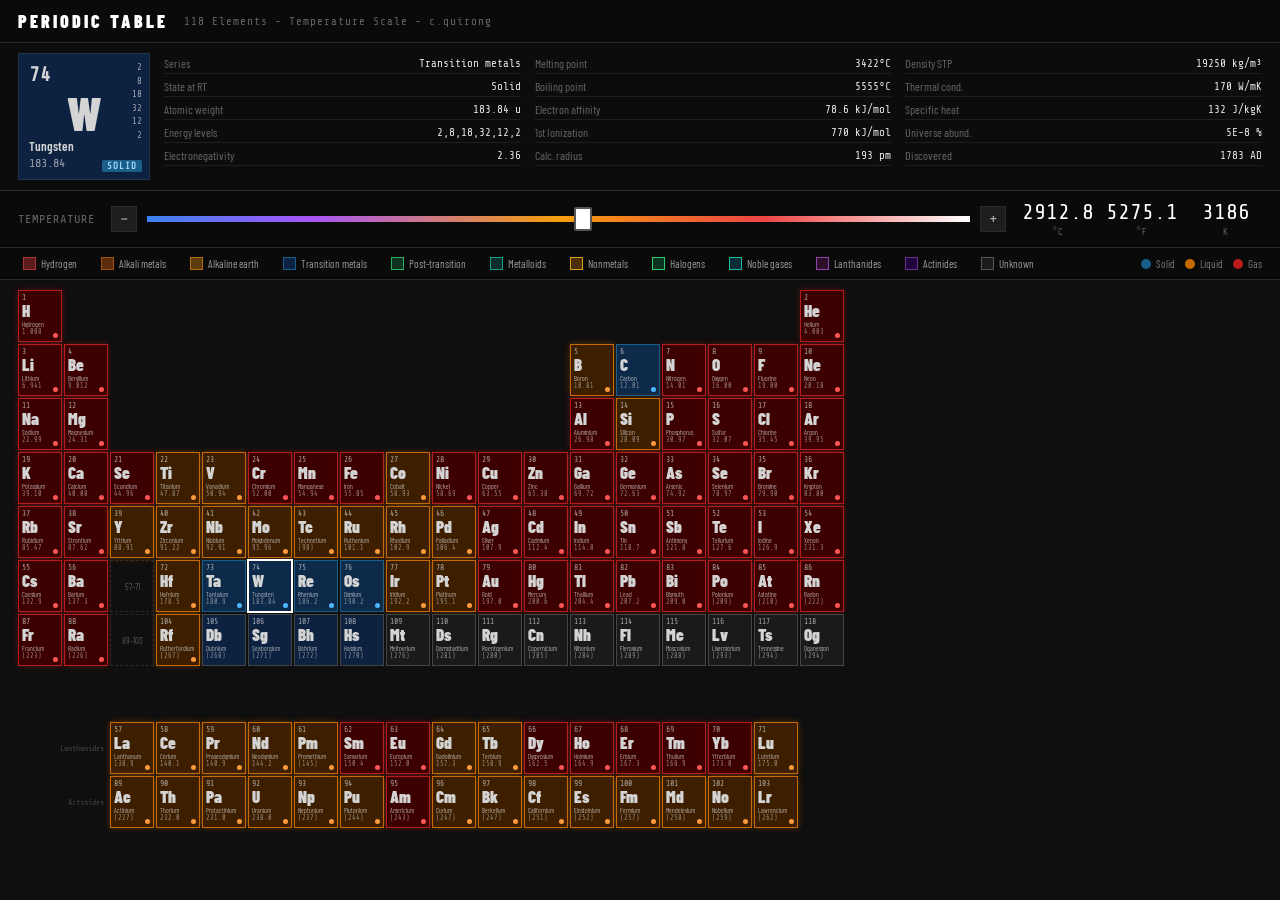
<file: index.html>
<!DOCTYPE html>
<html lang="en">
<head>
<meta charset="UTF-8">
<meta name="viewport" content="width=device-width, initial-scale=1.0">
<title>Interactive Periodic Table</title>
<link rel="stylesheet" href="styles.css">
</head>
<body>
<div id="app">

  <!-- ── HEADER ── -->
  <div id="header">
    <h1>Periodic Table</h1>
    <span id="header-sub">118 Elements - Temperature Scale - c.quirong</span>
  </div>

  <!-- ── INFO PANEL ── -->
  <div id="info-panel">
    <div id="element-card">
      <div id="el-number">74</div>
      <div id="el-electrons">2<br>8<br>18<br>32<br>12<br>2</div>
      <div id="el-symbol">W</div>
      <div id="el-name">Tungsten</div>
      <div id="el-mass">183.84</div>
      <div id="el-state-badge" class="solid">SOLID</div>
    </div>

    <div id="props-grid">
      <div class="prop-row"><span class="prop-label">Series</span><span class="prop-value" id="p-series">Transition metals</span></div>
      <div class="prop-row"><span class="prop-label">Melting point</span><span class="prop-value" id="p-melt">3,422 °C</span></div>
      <div class="prop-row"><span class="prop-label">Density STP</span><span class="prop-value" id="p-density">19,250 kg/m³</span></div>
      <div class="prop-row"><span class="prop-label">State at RT</span><span class="prop-value" id="p-state">Solid</span></div>
      <div class="prop-row"><span class="prop-label">Boiling point</span><span class="prop-value" id="p-boil">5,555 °C</span></div>
      <div class="prop-row"><span class="prop-label">Thermal cond.</span><span class="prop-value" id="p-conduct">170 W/mK</span></div>
      <div class="prop-row"><span class="prop-label">Atomic weight</span><span class="prop-value" id="p-weight">183.84 u</span></div>
      <div class="prop-row"><span class="prop-label">Electron affinity</span><span class="prop-value" id="p-ea">78.6 kJ/mol</span></div>
      <div class="prop-row"><span class="prop-label">Specific heat</span><span class="prop-value" id="p-heat">132 J/kgK</span></div>
      <div class="prop-row"><span class="prop-label">Energy levels</span><span class="prop-value" id="p-levels">2,8,18,32,12,2</span></div>
      <div class="prop-row"><span class="prop-label">1st Ionization</span><span class="prop-value" id="p-ion">770 kJ/mol</span></div>
      <div class="prop-row"><span class="prop-label">Universe abund.</span><span class="prop-value" id="p-abund">5.0E-8 %</span></div>
      <div class="prop-row"><span class="prop-label">Electronegativity</span><span class="prop-value" id="p-en">2.36</span></div>
      <div class="prop-row"><span class="prop-label">Calc. radius</span><span class="prop-value" id="p-radius">193 pm</span></div>
      <div class="prop-row"><span class="prop-label">Discovered</span><span class="prop-value" id="p-disc">1783 AD</span></div>
    </div>
  </div>

  <!-- ── TEMPERATURE SLIDER ── -->
  <div id="temp-bar">
    <span id="temp-label">TEMPERATURE</span>

    <div id="slider-wrap">
      <button id="btn-minus">−</button>
      <input type="range" id="temp-slider" min="0" max="6000" step="1" value="3186">
      <button id="btn-plus">+</button>
    </div>

    <div class="temp-display">
      <div class="temp-unit">
        <div class="temp-val" id="disp-c">2912.9</div>
        <div class="temp-lbl">°C</div>
      </div>
      <div class="temp-unit">
        <div class="temp-val" id="disp-f">5275.2</div>
        <div class="temp-lbl">°F</div>
      </div>
      <div class="temp-unit">
        <div class="temp-val" id="disp-k">3186</div>
        <div class="temp-lbl">K</div>
      </div>
    </div>
  </div>

  <!-- ── LEGEND ── -->
  <div id="legend">
    <div class="legend-item" data-cat="hydrogen"><div class="legend-dot" style="background:#5c1a1a;border:1px solid #a33;"></div><span class="legend-label">Hydrogen</span></div>
    <div class="legend-item" data-cat="alkali"><div class="legend-dot" style="background:#5c2d0d;border:1px solid #a0500a;"></div><span class="legend-label">Alkali metals</span></div>
    <div class="legend-item" data-cat="alkaline"><div class="legend-dot" style="background:#5c3a0a;border:1px solid #b07010;"></div><span class="legend-label">Alkaline earth</span></div>
    <div class="legend-item" data-cat="transition"><div class="legend-dot" style="background:#0d2240;border:1px solid #1a5f8a;"></div><span class="legend-label">Transition metals</span></div>
    <div class="legend-item" data-cat="post-transition"><div class="legend-dot" style="background:#0e3320;border:1px solid #27ae60;"></div><span class="legend-label">Post-transition</span></div>
    <div class="legend-item" data-cat="metalloid"><div class="legend-dot" style="background:#0a2e2b;border:1px solid #16a085;"></div><span class="legend-label">Metalloids</span></div>
    <div class="legend-item" data-cat="nonmetal"><div class="legend-dot" style="background:#4a2e08;border:1px solid #d4a017;"></div><span class="legend-label">Nonmetals</span></div>
    <div class="legend-item" data-cat="halogen"><div class="legend-dot" style="background:#0e3320;border:1px solid #2ecc71;"></div><span class="legend-label">Halogens</span></div>
    <div class="legend-item" data-cat="noble"><div class="legend-dot" style="background:#0a2e38;border:1px solid #1abc9c;"></div><span class="legend-label">Noble gases</span></div>
    <div class="legend-item" data-cat="lanthanide"><div class="legend-dot" style="background:#2d0f2a;border:1px solid #8e44ad;"></div><span class="legend-label">Lanthanides</span></div>
    <div class="legend-item" data-cat="actinide"><div class="legend-dot" style="background:#1e0540;border:1px solid #6c3483;"></div><span class="legend-label">Actinides</span></div>
    <div class="legend-item" data-cat="unknown"><div class="legend-dot" style="background:#1a1a1a;border:1px solid #555;"></div><span class="legend-label">Unknown</span></div>

    <div class="state-legend">
      <div class="state-item"><div class="state-dot sd-solid"></div><span class="state-lbl">Solid</span></div>
      <div class="state-item"><div class="state-dot sd-liquid"></div><span class="state-lbl">Liquid</span></div>
      <div class="state-item"><div class="state-dot sd-gas"></div><span class="state-lbl">Gas</span></div>
    </div>
  </div>

  <!-- ── TABLE ── -->
  <div id="table-wrap">
    <div id="ptable"></div>
  </div>

</div>

<div id="hover-bg-name"></div>

<style>
#hover-bg-name {
  position: fixed; bottom: 14px; right: 20px;
  font-size: 32px; font-weight: 900;
  color: rgba(255,255,255,0.04);
  font-family: 'Barlow Condensed', sans-serif;
  pointer-events: none; letter-spacing: 3px; text-transform: uppercase;
  transition: opacity 0.2s;
}
</style>

<script src="elements.js"></script>
<script src="app.js"></script>
</body>
</html>
</file>
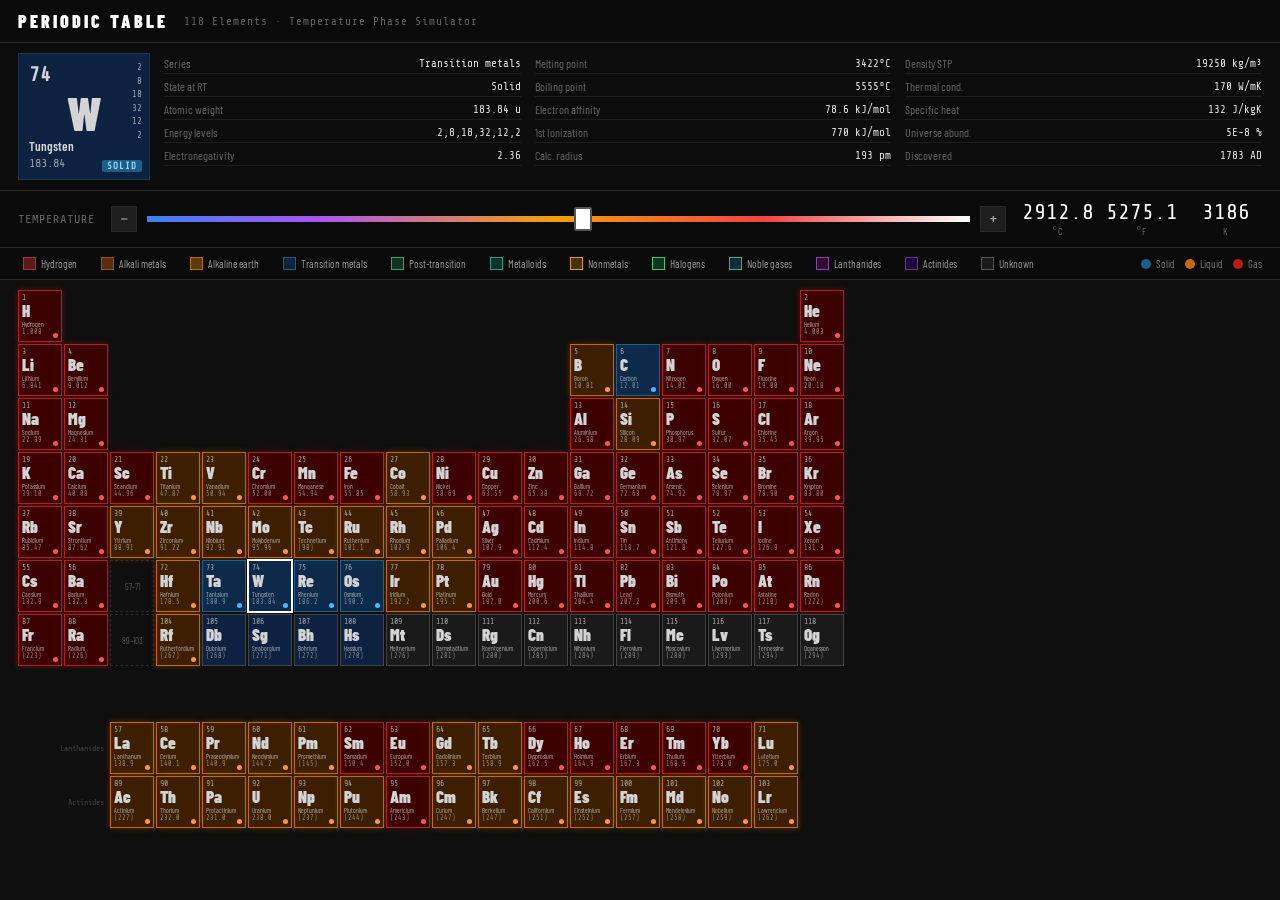
<file: periodic_table.html>
<!DOCTYPE html>
<html lang="en">
<head>
<meta charset="UTF-8">
<meta name="viewport" content="width=device-width, initial-scale=1.0">
<title>Periodic Table -- Charles</title>
<!-- ═══════════════════════════════════════════
     styles.css — embedded
     ═══════════════════════════════════════════ -->
<style>
@import url('https://fonts.googleapis.com/css2?family=Share+Tech+Mono&family=Barlow+Condensed:wght@300;400;600;700;900&display=swap');

:root {
  --bg: #0f0f0f;
  --surface: #161616;
  --surface2: #1e1e1e;
  --border: #2a2a2a;
  --text: #d4d4d4;
  --dim: #666;
  --mono: 'Share Tech Mono', monospace;
  --sans: 'Barlow Condensed', sans-serif;

  /* State colors */
  --solid-bg: #0d2a4a;
  --solid-border: #1a5f8a;
  --solid-glow: rgba(26,95,138,0.4);
  --liquid-bg: #3d1f00;
  --liquid-border: #c96a00;
  --liquid-glow: rgba(201,106,0,0.4);
  --gas-bg: #3d0000;
  --gas-border: #b81c1c;
  --gas-glow: rgba(184,28,28,0.4);

  /* Category base colors (dimmed dark) */
  --c-hydrogen: #5c1a1a;
  --c-alkali: #5c2d0d;
  --c-alkaline: #5c3a0a;
  --c-transition: #0d2240;
  --c-post: #0e3320;
  --c-metalloid: #0a2e2b;
  --c-nonmetal: #4a2e08;
  --c-halogen: #0e3320;
  --c-noble: #0a2e38;
  --c-lanthanide: #2d0f2a;
  --c-actinide: #1e0540;
  --c-unknown: #1a1a1a;
}

* { box-sizing: border-box; margin: 0; padding: 0; }

html, body {
  background: var(--bg);
  color: var(--text);
  font-family: var(--sans);
  min-height: 100vh;
  overflow-x: hidden;
}

/* ── HEADER ─────────────────────────────── */
#header {
  display: flex;
  align-items: center;
  gap: 16px;
  padding: 10px 18px;
  background: #0a0a0a;
  border-bottom: 1px solid var(--border);
}

#header h1 {
  font-size: 18px;
  font-weight: 900;
  letter-spacing: 3px;
  text-transform: uppercase;
  color: #fff;
}

#header-sub {
  font-size: 11px;
  color: var(--dim);
  font-family: var(--mono);
  letter-spacing: 1px;
}

/* ── INFO PANEL ──────────────────────────── */
#info-panel {
  display: flex;
  background: #0c0c0c;
  border-bottom: 1px solid var(--border);
  padding: 10px 18px;
  gap: 14px;
  align-items: stretch;
  min-height: 148px;
}

#element-card {
  min-width: 132px;
  width: 132px;
  padding: 9px 10px;
  position: relative;
  display: flex;
  flex-direction: column;
  border: 1px solid rgba(255,255,255,0.08);
  transition: background 0.35s, border-color 0.35s;
  background: #1e2a3a;
}

#el-number { font-size: 20px; font-weight: 700; font-family: var(--mono); }
#el-electrons {
  position: absolute; right: 7px; top: 7px;
  font-size: 9px; line-height: 1.5; color: rgba(255,255,255,0.6);
  font-family: var(--mono); text-align: right;
}
#el-symbol { font-size: 48px; font-weight: 900; text-align: center; line-height: 1; margin: 2px 0; }
#el-name { font-size: 13px; font-weight: 600; }
#el-mass { font-size: 12px; font-family: var(--mono); margin-top: 2px; opacity: 0.7; }

#el-state-badge {
  position: absolute; bottom: 7px; right: 7px;
  font-size: 9px; font-family: var(--mono);
  padding: 1px 5px;
  border-radius: 2px;
  font-weight: 700;
  letter-spacing: 1px;
  text-transform: uppercase;
}
#el-state-badge.solid { background: #1a5f8a; color: #a0d8f8; }
#el-state-badge.liquid { background: #c96a00; color: #ffd9a0; }
#el-state-badge.gas { background: #b81c1c; color: #ffb0b0; }

#props-grid {
  display: grid;
  grid-template-columns: repeat(3, 1fr);
  gap: 2px 14px;
  flex: 1;
  align-content: start;
}

.prop-row {
  display: flex;
  justify-content: space-between;
  align-items: center;
  border-bottom: 1px solid #1e1e1e;
  padding: 3px 0;
  font-size: 12px;
  gap: 8px;
}
.prop-label { color: var(--dim); white-space: nowrap; }
.prop-value { color: #e8e8e8; font-family: var(--mono); font-size: 11px; text-align: right; }

/* ── TEMPERATURE SLIDER ──────────────────── */
#temp-bar {
  background: #0a0a0a;
  border-bottom: 1px solid var(--border);
  padding: 10px 18px;
  display: flex;
  align-items: center;
  gap: 16px;
  flex-wrap: wrap;
}

#temp-label { font-size: 12px; color: var(--dim); font-family: var(--mono); letter-spacing: 1px; white-space: nowrap; }

#slider-wrap {
  flex: 1;
  min-width: 200px;
  position: relative;
  display: flex;
  align-items: center;
  gap: 10px;
}

#btn-minus, #btn-plus {
  width: 26px; height: 26px;
  background: var(--surface2);
  border: 1px solid var(--border);
  color: #aaa;
  cursor: pointer;
  font-size: 16px;
  display: flex; align-items: center; justify-content: center;
  flex-shrink: 0;
  transition: background 0.15s;
  font-family: var(--mono);
}
#btn-minus:hover, #btn-plus:hover { background: #333; color: #fff; }

#temp-slider {
  flex: 1;
  -webkit-appearance: none;
  appearance: none;
  height: 6px;
  outline: none;
  border-radius: 0;
  cursor: pointer;
  background: linear-gradient(to right,
    #3b82f6 0%,
    #a855f7 20%,
    #f59e0b 50%,
    #ef4444 75%,
    #fff 100%
  );
}
#temp-slider::-webkit-slider-thumb {
  -webkit-appearance: none;
  width: 18px; height: 24px;
  background: #fff;
  border: 2px solid #555;
  cursor: grab;
  border-radius: 2px;
}
#temp-slider::-webkit-slider-thumb:active { cursor: grabbing; background: #eee; }

.temp-display {
  display: flex;
  gap: 12px;
  flex-wrap: nowrap;
}
.temp-unit {
  display: flex;
  flex-direction: column;
  align-items: center;
  min-width: 72px;
}
.temp-val {
  font-family: var(--mono);
  font-size: 22px;
  font-weight: 400;
  color: #fff;
  line-height: 1;
}
.temp-lbl {
  font-size: 10px;
  color: var(--dim);
  letter-spacing: 1px;
  margin-top: 2px;
}

/* ── LEGEND ──────────────────────────────── */
#legend {
  display: flex;
  gap: 6px 14px;
  flex-wrap: wrap;
  align-items: center;
  padding: 6px 18px;
  background: #0a0a0a;
  border-bottom: 1px solid var(--border);
  font-size: 11px;
}

.legend-item {
  display: flex; align-items: center; gap: 5px;
  cursor: pointer;
  padding: 2px 4px;
  border: 1px solid transparent;
  transition: border-color 0.15s;
}
.legend-item:hover { border-color: #444; }
.legend-item.active { border-color: #777; }

.legend-dot { width: 13px; height: 13px; flex-shrink: 0; }
.legend-label { color: #999; transition: color 0.15s; }
.legend-item:hover .legend-label { color: #ccc; }

/* State legend */
.state-legend {
  display: flex; gap: 10px; align-items: center;
  margin-left: auto;
}
.state-item { display: flex; align-items: center; gap: 5px; font-size: 11px; }
.state-dot { width: 10px; height: 10px; border-radius: 50%; }
.sd-solid { background: #1a5f8a; }
.sd-liquid { background: #c96a00; }
.sd-gas { background: #b81c1c; }
.state-lbl { color: #777; }

/* ── TABLE ───────────────────────────────── */
#table-wrap {
  padding: 10px 18px 18px;
  overflow-x: auto;
}

#ptable {
  display: grid;
  grid-template-columns: repeat(18, 44px);
  grid-template-rows: repeat(10, 52px);
  gap: 2px;
  width: fit-content;
}

/* ── CELLS ───────────────────────────────── */
.cell {
  width: 44px; height: 52px;
  display: flex; flex-direction: column;
  padding: 2px 3px;
  cursor: pointer;
  border: 1px solid transparent;
  transition: background 0.3s, border-color 0.3s, box-shadow 0.3s, transform 0.12s;
  position: relative;
  overflow: hidden;
}
.cell:hover { border-color: #fff !important; z-index: 10; transform: scale(1.12); }
.cell.selected { outline: 2px solid #fff; outline-offset: -1px; z-index: 5; }
.cell.dimmed { opacity: 0.18; }

/* Default category backgrounds */
.cat-hydrogen   { background: var(--c-hydrogen); }
.cat-alkali     { background: var(--c-alkali); }
.cat-alkaline   { background: var(--c-alkaline); }
.cat-transition { background: var(--c-transition); }
.cat-post-transition { background: var(--c-post); }
.cat-metalloid  { background: var(--c-metalloid); }
.cat-nonmetal   { background: var(--c-nonmetal); }
.cat-halogen    { background: var(--c-halogen); }
.cat-noble      { background: var(--c-noble); }
.cat-lanthanide { background: var(--c-lanthanide); }
.cat-actinide   { background: var(--c-actinide); }
.cat-unknown    { background: var(--c-unknown); }

/* Temperature state overrides */
.state-solid  { background: var(--solid-bg) !important; border-color: var(--solid-border) !important; }
.state-liquid { background: var(--liquid-bg) !important; border-color: var(--liquid-border) !important; box-shadow: 0 0 6px var(--liquid-glow); }
.state-gas    { background: var(--gas-bg) !important; border-color: var(--gas-border) !important; box-shadow: 0 0 6px var(--gas-glow); }
.state-unknown-phase { border-color: #444 !important; }

.cell-num  { font-size: 8px; font-family: var(--mono); opacity: 0.75; }
.cell-sym  { font-size: 17px; font-weight: 900; line-height: 1.05; }
.cell-name { font-size: 6.5px; overflow: hidden; text-overflow: ellipsis; white-space: nowrap; opacity: 0.8; }
.cell-mass { font-size: 6.5px; font-family: var(--mono); opacity: 0.6; }

/* Phase indicator dot */
.phase-dot {
  position: absolute;
  bottom: 3px; right: 3px;
  width: 5px; height: 5px;
  border-radius: 50%;
  transition: background 0.3s;
}
.state-solid  .phase-dot { background: #4db8ff; }
.state-liquid .phase-dot { background: #ff9a3c; }
.state-gas    .phase-dot { background: #ff5555; }

/* Ref cells (lanthanide/actinide placeholders) */
.ref-cell {
  width: 44px; height: 52px;
  display: flex; align-items: center; justify-content: center;
  font-size: 9px; color: #555;
  border: 1px dashed #2a2a2a;
  cursor: default;
}

/* Series row labels */
.series-row-label {
  display: flex; align-items: center; justify-content: flex-end;
  font-size: 8px; color: #444;
  padding-right: 4px;
  font-family: var(--mono);
  white-space: nowrap;
}

</style>
</head>
<body>

<div id="app">

  <!-- ── HEADER ── -->
  <div id="header">
    <h1>Periodic Table</h1>
    <span id="header-sub">118 Elements · Temperature Phase Simulator</span>
  </div>

  <!-- ── INFO PANEL ── -->
  <div id="info-panel">
    <div id="element-card">
      <div id="el-number">74</div>
      <div id="el-electrons">2<br>8<br>18<br>32<br>12<br>2</div>
      <div id="el-symbol">W</div>
      <div id="el-name">Tungsten</div>
      <div id="el-mass">183.84</div>
      <div id="el-state-badge" class="solid">SOLID</div>
    </div>
    <div id="props-grid">
      <div class="prop-row"><span class="prop-label">Series</span><span class="prop-value" id="p-series">Transition metals</span></div>
      <div class="prop-row"><span class="prop-label">Melting point</span><span class="prop-value" id="p-melt">3,422 °C</span></div>
      <div class="prop-row"><span class="prop-label">Density STP</span><span class="prop-value" id="p-density">19,250 kg/m³</span></div>
      <div class="prop-row"><span class="prop-label">State at RT</span><span class="prop-value" id="p-state">Solid</span></div>
      <div class="prop-row"><span class="prop-label">Boiling point</span><span class="prop-value" id="p-boil">5,555 °C</span></div>
      <div class="prop-row"><span class="prop-label">Thermal cond.</span><span class="prop-value" id="p-conduct">170 W/mK</span></div>
      <div class="prop-row"><span class="prop-label">Atomic weight</span><span class="prop-value" id="p-weight">183.84 u</span></div>
      <div class="prop-row"><span class="prop-label">Electron affinity</span><span class="prop-value" id="p-ea">78.6 kJ/mol</span></div>
      <div class="prop-row"><span class="prop-label">Specific heat</span><span class="prop-value" id="p-heat">132 J/kgK</span></div>
      <div class="prop-row"><span class="prop-label">Energy levels</span><span class="prop-value" id="p-levels">2,8,18,32,12,2</span></div>
      <div class="prop-row"><span class="prop-label">1st Ionization</span><span class="prop-value" id="p-ion">770 kJ/mol</span></div>
      <div class="prop-row"><span class="prop-label">Universe abund.</span><span class="prop-value" id="p-abund">5.0E-8 %</span></div>
      <div class="prop-row"><span class="prop-label">Electronegativity</span><span class="prop-value" id="p-en">2.36</span></div>
      <div class="prop-row"><span class="prop-label">Calc. radius</span><span class="prop-value" id="p-radius">193 pm</span></div>
      <div class="prop-row"><span class="prop-label">Discovered</span><span class="prop-value" id="p-disc">1783 AD</span></div>
    </div>
  </div>

  <!-- ── TEMPERATURE SLIDER ── -->
  <div id="temp-bar">
    <span id="temp-label">TEMPERATURE</span>
    <div id="slider-wrap">
      <button id="btn-minus">−</button>
      <input type="range" id="temp-slider" min="0" max="6000" step="1" value="3186">
      <button id="btn-plus">+</button>
    </div>
    <div class="temp-display">
      <div class="temp-unit">
        <div class="temp-val" id="disp-c">2912.9</div>
        <div class="temp-lbl">°C</div>
      </div>
      <div class="temp-unit">
        <div class="temp-val" id="disp-f">5275.2</div>
        <div class="temp-lbl">°F</div>
      </div>
      <div class="temp-unit">
        <div class="temp-val" id="disp-k">3186</div>
        <div class="temp-lbl">K</div>
      </div>
    </div>
  </div>

  <!-- ── LEGEND ── -->
  <div id="legend">
    <div class="legend-item" data-cat="hydrogen"><div class="legend-dot" style="background:#5c1a1a;border:1px solid #a33;"></div><span class="legend-label">Hydrogen</span></div>
    <div class="legend-item" data-cat="alkali"><div class="legend-dot" style="background:#5c2d0d;border:1px solid #a0500a;"></div><span class="legend-label">Alkali metals</span></div>
    <div class="legend-item" data-cat="alkaline"><div class="legend-dot" style="background:#5c3a0a;border:1px solid #b07010;"></div><span class="legend-label">Alkaline earth</span></div>
    <div class="legend-item" data-cat="transition"><div class="legend-dot" style="background:#0d2240;border:1px solid #1a5f8a;"></div><span class="legend-label">Transition metals</span></div>
    <div class="legend-item" data-cat="post-transition"><div class="legend-dot" style="background:#0e3320;border:1px solid #27ae60;"></div><span class="legend-label">Post-transition</span></div>
    <div class="legend-item" data-cat="metalloid"><div class="legend-dot" style="background:#0a2e2b;border:1px solid #16a085;"></div><span class="legend-label">Metalloids</span></div>
    <div class="legend-item" data-cat="nonmetal"><div class="legend-dot" style="background:#4a2e08;border:1px solid #d4a017;"></div><span class="legend-label">Nonmetals</span></div>
    <div class="legend-item" data-cat="halogen"><div class="legend-dot" style="background:#0e3320;border:1px solid #2ecc71;"></div><span class="legend-label">Halogens</span></div>
    <div class="legend-item" data-cat="noble"><div class="legend-dot" style="background:#0a2e38;border:1px solid #1abc9c;"></div><span class="legend-label">Noble gases</span></div>
    <div class="legend-item" data-cat="lanthanide"><div class="legend-dot" style="background:#2d0f2a;border:1px solid #8e44ad;"></div><span class="legend-label">Lanthanides</span></div>
    <div class="legend-item" data-cat="actinide"><div class="legend-dot" style="background:#1e0540;border:1px solid #6c3483;"></div><span class="legend-label">Actinides</span></div>
    <div class="legend-item" data-cat="unknown"><div class="legend-dot" style="background:#1a1a1a;border:1px solid #555;"></div><span class="legend-label">Unknown</span></div>
    <div class="state-legend">
      <div class="state-item"><div class="state-dot sd-solid"></div><span class="state-lbl">Solid</span></div>
      <div class="state-item"><div class="state-dot sd-liquid"></div><span class="state-lbl">Liquid</span></div>
      <div class="state-item"><div class="state-dot sd-gas"></div><span class="state-lbl">Gas</span></div>
    </div>
  </div>

  <!-- ── TABLE ── -->
  <div id="table-wrap">
    <div id="ptable"></div>
  </div>

</div>
<div id="hover-bg-name"></div>
<style>
#hover-bg-name {
  position: fixed; bottom: 14px; right: 20px;
  font-size: 32px; font-weight: 900;
  color: rgba(255,255,255,0.04);
  font-family: 'Barlow Condensed', sans-serif;
  pointer-events: none; letter-spacing: 3px; text-transform: uppercase;
}
</style>

<!-- ═══════════════════════════════════════════
     elements.js — embedded
     ═══════════════════════════════════════════ -->
<script>
// elements.js — all 118 elements
// meltK: melting point in Kelvin (null = unknown)
// boilK: boiling point in Kelvin (null = unknown)
// All other display properties included

const ELEMENTS = [
  {n:1,sym:"H",name:"Hydrogen",mass:"1.008",cat:"hydrogen",row:1,col:1,meltK:14,boilK:20,melt:"-259°C",boil:"-253°C",state:"Gas",series:"Nonmetals",density:"0.09 kg/m³",ea:"72.8 kJ/mol",conduct:"0.18 W/mK",heat:"14304 J/kgK",levels:"1",ion:"1312 kJ/mol",en:"2.20",radius:"53 pm",disc:"1766 AD",abund:"75 %"},
  {n:2,sym:"He",name:"Helium",mass:"4.003",cat:"noble",row:1,col:18,meltK:0.95,boilK:4,melt:"—",boil:"-269°C",state:"Gas",series:"Noble gases",density:"0.16 kg/m³",ea:"0 kJ/mol",conduct:"0.15 W/mK",heat:"5193 J/kgK",levels:"2",ion:"2372 kJ/mol",en:"—",radius:"31 pm",disc:"1868 AD",abund:"23 %"},
  {n:3,sym:"Li",name:"Lithium",mass:"6.941",cat:"alkali",row:2,col:1,meltK:454,boilK:1615,melt:"181°C",boil:"1342°C",state:"Solid",series:"Alkali metals",density:"534 kg/m³",ea:"59.6 kJ/mol",conduct:"85 W/mK",heat:"3582 J/kgK",levels:"2,1",ion:"520 kJ/mol",en:"0.98",radius:"167 pm",disc:"1817 AD",abund:"6E-4 %"},
  {n:4,sym:"Be",name:"Beryllium",mass:"9.012",cat:"alkaline",row:2,col:2,meltK:1560,boilK:2742,melt:"1287°C",boil:"2469°C",state:"Solid",series:"Alkaline earth",density:"1848 kg/m³",ea:"0 kJ/mol",conduct:"190 W/mK",heat:"1825 J/kgK",levels:"2,2",ion:"900 kJ/mol",en:"1.57",radius:"112 pm",disc:"1798 AD",abund:"2.8E-6 %"},
  {n:5,sym:"B",name:"Boron",mass:"10.81",cat:"metalloid",row:2,col:13,meltK:2350,boilK:4273,melt:"2077°C",boil:"4000°C",state:"Solid",series:"Metalloids",density:"2340 kg/m³",ea:"26.7 kJ/mol",conduct:"27 W/mK",heat:"1030 J/kgK",levels:"2,3",ion:"800 kJ/mol",en:"2.04",radius:"87 pm",disc:"1808 AD",abund:"1E-6 %"},
  {n:6,sym:"C",name:"Carbon",mass:"12.01",cat:"nonmetal",row:2,col:14,meltK:3823,boilK:4300,melt:"3550°C",boil:"4027°C",state:"Solid",series:"Nonmetals",density:"2267 kg/m³",ea:"153.9 kJ/mol",conduct:"129 W/mK",heat:"710 J/kgK",levels:"2,4",ion:"1086 kJ/mol",en:"2.55",radius:"67 pm",disc:"ancient",abund:"0.46 %"},
  {n:7,sym:"N",name:"Nitrogen",mass:"14.01",cat:"nonmetal",row:2,col:15,meltK:63,boilK:77,melt:"-210°C",boil:"-196°C",state:"Gas",series:"Nonmetals",density:"1.25 kg/m³",ea:"7 kJ/mol",conduct:"0.026 W/mK",heat:"1040 J/kgK",levels:"2,5",ion:"1402 kJ/mol",en:"3.04",radius:"56 pm",disc:"1772 AD",abund:"0.1 %"},
  {n:8,sym:"O",name:"Oxygen",mass:"16.00",cat:"nonmetal",row:2,col:16,meltK:54,boilK:90,melt:"-218°C",boil:"-183°C",state:"Gas",series:"Nonmetals",density:"1.43 kg/m³",ea:"141 kJ/mol",conduct:"0.027 W/mK",heat:"919 J/kgK",levels:"2,6",ion:"1314 kJ/mol",en:"3.44",radius:"48 pm",disc:"1774 AD",abund:"49 %"},
  {n:9,sym:"F",name:"Fluorine",mass:"19.00",cat:"halogen",row:2,col:17,meltK:53,boilK:85,melt:"-220°C",boil:"-188°C",state:"Gas",series:"Halogens",density:"1.7 kg/m³",ea:"328 kJ/mol",conduct:"0.028 W/mK",heat:"824 J/kgK",levels:"2,7",ion:"1681 kJ/mol",en:"3.98",radius:"42 pm",disc:"1886 AD",abund:"0.054 %"},
  {n:10,sym:"Ne",name:"Neon",mass:"20.18",cat:"noble",row:2,col:18,meltK:24,boilK:27,melt:"-249°C",boil:"-246°C",state:"Gas",series:"Noble gases",density:"0.9 kg/m³",ea:"0 kJ/mol",conduct:"0.049 W/mK",heat:"1030 J/kgK",levels:"2,8",ion:"2081 kJ/mol",en:"—",radius:"38 pm",disc:"1898 AD",abund:"1.3E-4 %"},
  {n:11,sym:"Na",name:"Sodium",mass:"22.99",cat:"alkali",row:3,col:1,meltK:371,boilK:1156,melt:"98°C",boil:"883°C",state:"Solid",series:"Alkali metals",density:"971 kg/m³",ea:"52.8 kJ/mol",conduct:"140 W/mK",heat:"1230 J/kgK",levels:"2,8,1",ion:"496 kJ/mol",en:"0.93",radius:"190 pm",disc:"1807 AD",abund:"2.27 %"},
  {n:12,sym:"Mg",name:"Magnesium",mass:"24.31",cat:"alkaline",row:3,col:2,meltK:923,boilK:1363,melt:"650°C",boil:"1090°C",state:"Solid",series:"Alkaline earth",density:"1738 kg/m³",ea:"0 kJ/mol",conduct:"160 W/mK",heat:"1020 J/kgK",levels:"2,8,2",ion:"738 kJ/mol",en:"1.31",radius:"145 pm",disc:"1755 AD",abund:"2.09 %"},
  {n:13,sym:"Al",name:"Aluminium",mass:"26.98",cat:"post-transition",row:3,col:13,meltK:933,boilK:2792,melt:"660°C",boil:"2519°C",state:"Solid",series:"Post-transition",density:"2700 kg/m³",ea:"41.8 kJ/mol",conduct:"235 W/mK",heat:"897 J/kgK",levels:"2,8,3",ion:"578 kJ/mol",en:"1.61",radius:"118 pm",disc:"1825 AD",abund:"8.23 %"},
  {n:14,sym:"Si",name:"Silicon",mass:"28.09",cat:"metalloid",row:3,col:14,meltK:1687,boilK:3538,melt:"1414°C",boil:"3265°C",state:"Solid",series:"Metalloids",density:"2329 kg/m³",ea:"134 kJ/mol",conduct:"150 W/mK",heat:"710 J/kgK",levels:"2,8,4",ion:"786 kJ/mol",en:"1.90",radius:"111 pm",disc:"1824 AD",abund:"28.2 %"},
  {n:15,sym:"P",name:"Phosphorus",mass:"30.97",cat:"nonmetal",row:3,col:15,meltK:317,boilK:554,melt:"44°C",boil:"281°C",state:"Solid",series:"Nonmetals",density:"1820 kg/m³",ea:"72 kJ/mol",conduct:"0.24 W/mK",heat:"769 J/kgK",levels:"2,8,5",ion:"1012 kJ/mol",en:"2.19",radius:"98 pm",disc:"1669 AD",abund:"0.1 %"},
  {n:16,sym:"S",name:"Sulfur",mass:"32.07",cat:"nonmetal",row:3,col:16,meltK:388,boilK:718,melt:"119°C",boil:"445°C",state:"Solid",series:"Nonmetals",density:"1960 kg/m³",ea:"200 kJ/mol",conduct:"0.27 W/mK",heat:"710 J/kgK",levels:"2,8,6",ion:"1000 kJ/mol",en:"2.58",radius:"88 pm",disc:"ancient",abund:"0.042 %"},
  {n:17,sym:"Cl",name:"Chlorine",mass:"35.45",cat:"halogen",row:3,col:17,meltK:172,boilK:238,melt:"-101°C",boil:"-35°C",state:"Gas",series:"Halogens",density:"3.21 kg/m³",ea:"349 kJ/mol",conduct:"0.0089 W/mK",heat:"479 J/kgK",levels:"2,8,7",ion:"1251 kJ/mol",en:"3.16",radius:"79 pm",disc:"1774 AD",abund:"0.017 %"},
  {n:18,sym:"Ar",name:"Argon",mass:"39.95",cat:"noble",row:3,col:18,meltK:84,boilK:87,melt:"-189°C",boil:"-186°C",state:"Gas",series:"Noble gases",density:"1.78 kg/m³",ea:"0 kJ/mol",conduct:"0.018 W/mK",heat:"520 J/kgK",levels:"2,8,8",ion:"1521 kJ/mol",en:"—",radius:"71 pm",disc:"1894 AD",abund:"3.5E-3 %"},
  {n:19,sym:"K",name:"Potassium",mass:"39.10",cat:"alkali",row:4,col:1,meltK:337,boilK:1032,melt:"63°C",boil:"759°C",state:"Solid",series:"Alkali metals",density:"862 kg/m³",ea:"48.4 kJ/mol",conduct:"100 W/mK",heat:"757 J/kgK",levels:"2,8,8,1",ion:"419 kJ/mol",en:"0.82",radius:"243 pm",disc:"1807 AD",abund:"2.09 %"},
  {n:20,sym:"Ca",name:"Calcium",mass:"40.08",cat:"alkaline",row:4,col:2,meltK:1115,boilK:1757,melt:"842°C",boil:"1484°C",state:"Solid",series:"Alkaline earth",density:"1550 kg/m³",ea:"2.37 kJ/mol",conduct:"200 W/mK",heat:"647 J/kgK",levels:"2,8,8,2",ion:"590 kJ/mol",en:"1.00",radius:"194 pm",disc:"1808 AD",abund:"4.15 %"},
  {n:21,sym:"Sc",name:"Scandium",mass:"44.96",cat:"transition",row:4,col:3,meltK:1814,boilK:3109,melt:"1541°C",boil:"2836°C",state:"Solid",series:"Transition metals",density:"2985 kg/m³",ea:"18.1 kJ/mol",conduct:"16 W/mK",heat:"568 J/kgK",levels:"2,8,9,2",ion:"633 kJ/mol",en:"1.36",radius:"184 pm",disc:"1879 AD",abund:"2.2E-4 %"},
  {n:22,sym:"Ti",name:"Titanium",mass:"47.87",cat:"transition",row:4,col:4,meltK:1941,boilK:3560,melt:"1668°C",boil:"3287°C",state:"Solid",series:"Transition metals",density:"4507 kg/m³",ea:"7.6 kJ/mol",conduct:"22 W/mK",heat:"520 J/kgK",levels:"2,8,10,2",ion:"659 kJ/mol",en:"1.54",radius:"176 pm",disc:"1791 AD",abund:"5.6E-3 %"},
  {n:23,sym:"V",name:"Vanadium",mass:"50.94",cat:"transition",row:4,col:5,meltK:2183,boilK:3680,melt:"1910°C",boil:"3407°C",state:"Solid",series:"Transition metals",density:"6000 kg/m³",ea:"50.6 kJ/mol",conduct:"31 W/mK",heat:"489 J/kgK",levels:"2,8,11,2",ion:"651 kJ/mol",en:"1.63",radius:"171 pm",disc:"1801 AD",abund:"0.016 %"},
  {n:24,sym:"Cr",name:"Chromium",mass:"52.00",cat:"transition",row:4,col:6,meltK:2180,boilK:2944,melt:"1907°C",boil:"2671°C",state:"Solid",series:"Transition metals",density:"7140 kg/m³",ea:"64.3 kJ/mol",conduct:"94 W/mK",heat:"449 J/kgK",levels:"2,8,13,1",ion:"653 kJ/mol",en:"1.66",radius:"166 pm",disc:"1798 AD",abund:"0.014 %"},
  {n:25,sym:"Mn",name:"Manganese",mass:"54.94",cat:"transition",row:4,col:7,meltK:1519,boilK:2334,melt:"1246°C",boil:"2061°C",state:"Solid",series:"Transition metals",density:"7470 kg/m³",ea:"0 kJ/mol",conduct:"7.8 W/mK",heat:"479 J/kgK",levels:"2,8,13,2",ion:"717 kJ/mol",en:"1.55",radius:"161 pm",disc:"1774 AD",abund:"0.11 %"},
  {n:26,sym:"Fe",name:"Iron",mass:"55.85",cat:"transition",row:4,col:8,meltK:1811,boilK:3134,melt:"1538°C",boil:"2861°C",state:"Solid",series:"Transition metals",density:"7874 kg/m³",ea:"15.7 kJ/mol",conduct:"80 W/mK",heat:"449 J/kgK",levels:"2,8,14,2",ion:"762 kJ/mol",en:"1.83",radius:"156 pm",disc:"ancient",abund:"6.3 %"},
  {n:27,sym:"Co",name:"Cobalt",mass:"58.93",cat:"transition",row:4,col:9,meltK:1768,boilK:3200,melt:"1495°C",boil:"2927°C",state:"Solid",series:"Transition metals",density:"8900 kg/m³",ea:"63.7 kJ/mol",conduct:"100 W/mK",heat:"421 J/kgK",levels:"2,8,15,2",ion:"760 kJ/mol",en:"1.88",radius:"152 pm",disc:"1735 AD",abund:"2.9E-3 %"},
  {n:28,sym:"Ni",name:"Nickel",mass:"58.69",cat:"transition",row:4,col:10,meltK:1728,boilK:3186,melt:"1455°C",boil:"2913°C",state:"Solid",series:"Transition metals",density:"8908 kg/m³",ea:"112 kJ/mol",conduct:"91 W/mK",heat:"444 J/kgK",levels:"2,8,16,2",ion:"737 kJ/mol",en:"1.91",radius:"149 pm",disc:"1751 AD",abund:"0.009 %"},
  {n:29,sym:"Cu",name:"Copper",mass:"63.55",cat:"transition",row:4,col:11,meltK:1358,boilK:2835,melt:"1085°C",boil:"2562°C",state:"Solid",series:"Transition metals",density:"8960 kg/m³",ea:"118.4 kJ/mol",conduct:"400 W/mK",heat:"385 J/kgK",levels:"2,8,18,1",ion:"745 kJ/mol",en:"1.90",radius:"145 pm",disc:"ancient",abund:"6.8E-3 %"},
  {n:30,sym:"Zn",name:"Zinc",mass:"65.38",cat:"transition",row:4,col:12,meltK:693,boilK:1180,melt:"420°C",boil:"907°C",state:"Solid",series:"Transition metals",density:"7134 kg/m³",ea:"0 kJ/mol",conduct:"116 W/mK",heat:"388 J/kgK",levels:"2,8,18,2",ion:"906 kJ/mol",en:"1.65",radius:"142 pm",disc:"ancient",abund:"7.6E-3 %"},
  {n:31,sym:"Ga",name:"Gallium",mass:"69.72",cat:"post-transition",row:4,col:13,meltK:303,boilK:2477,melt:"30°C",boil:"2204°C",state:"Solid",series:"Post-transition",density:"5904 kg/m³",ea:"41 kJ/mol",conduct:"29 W/mK",heat:"371 J/kgK",levels:"2,8,18,3",ion:"579 kJ/mol",en:"1.81",radius:"136 pm",disc:"1875 AD",abund:"1.9E-3 %"},
  {n:32,sym:"Ge",name:"Germanium",mass:"72.63",cat:"metalloid",row:4,col:14,meltK:1211,boilK:3106,melt:"938°C",boil:"2833°C",state:"Solid",series:"Metalloids",density:"5323 kg/m³",ea:"119 kJ/mol",conduct:"60 W/mK",heat:"320 J/kgK",levels:"2,8,18,4",ion:"762 kJ/mol",en:"2.01",radius:"125 pm",disc:"1886 AD",abund:"1.5E-4 %"},
  {n:33,sym:"As",name:"Arsenic",mass:"74.92",cat:"metalloid",row:4,col:15,meltK:1090,boilK:887,melt:"817°C",boil:"614°C",state:"Solid",series:"Metalloids",density:"5727 kg/m³",ea:"78 kJ/mol",conduct:"50 W/mK",heat:"329 J/kgK",levels:"2,8,18,5",ion:"947 kJ/mol",en:"2.18",radius:"114 pm",disc:"1250 AD",abund:"1.8E-4 %"},
  {n:34,sym:"Se",name:"Selenium",mass:"78.97",cat:"nonmetal",row:4,col:16,meltK:494,boilK:958,melt:"221°C",boil:"685°C",state:"Solid",series:"Nonmetals",density:"4819 kg/m³",ea:"195 kJ/mol",conduct:"2 W/mK",heat:"321 J/kgK",levels:"2,8,18,6",ion:"941 kJ/mol",en:"2.55",radius:"103 pm",disc:"1817 AD",abund:"5E-6 %"},
  {n:35,sym:"Br",name:"Bromine",mass:"79.90",cat:"halogen",row:4,col:17,meltK:266,boilK:332,melt:"-7°C",boil:"59°C",state:"Liquid",series:"Halogens",density:"3120 kg/m³",ea:"324.6 kJ/mol",conduct:"0.12 W/mK",heat:"474 J/kgK",levels:"2,8,18,7",ion:"1140 kJ/mol",en:"2.96",radius:"94 pm",disc:"1826 AD",abund:"2.4E-4 %"},
  {n:36,sym:"Kr",name:"Krypton",mass:"83.80",cat:"noble",row:4,col:18,meltK:116,boilK:120,melt:"-157°C",boil:"-153°C",state:"Gas",series:"Noble gases",density:"3.75 kg/m³",ea:"0 kJ/mol",conduct:"0.0094 W/mK",heat:"248 J/kgK",levels:"2,8,18,8",ion:"1351 kJ/mol",en:"—",radius:"88 pm",disc:"1898 AD",abund:"1E-7 %"},
  {n:37,sym:"Rb",name:"Rubidium",mass:"85.47",cat:"alkali",row:5,col:1,meltK:312,boilK:961,melt:"39°C",boil:"688°C",state:"Solid",series:"Alkali metals",density:"1532 kg/m³",ea:"46.9 kJ/mol",conduct:"58 W/mK",heat:"364 J/kgK",levels:"2,8,18,8,1",ion:"403 kJ/mol",en:"0.82",radius:"265 pm",disc:"1861 AD",abund:"9E-3 %"},
  {n:38,sym:"Sr",name:"Strontium",mass:"87.62",cat:"alkaline",row:5,col:2,meltK:1050,boilK:1655,melt:"777°C",boil:"1382°C",state:"Solid",series:"Alkaline earth",density:"2640 kg/m³",ea:"5.03 kJ/mol",conduct:"35 W/mK",heat:"301 J/kgK",levels:"2,8,18,8,2",ion:"550 kJ/mol",en:"0.95",radius:"219 pm",disc:"1790 AD",abund:"3.8E-3 %"},
  {n:39,sym:"Y",name:"Yttrium",mass:"88.91",cat:"transition",row:5,col:3,meltK:1795,boilK:3618,melt:"1522°C",boil:"3345°C",state:"Solid",series:"Transition metals",density:"4470 kg/m³",ea:"29.6 kJ/mol",conduct:"17 W/mK",heat:"298 J/kgK",levels:"2,8,18,9,2",ion:"600 kJ/mol",en:"1.22",radius:"212 pm",disc:"1794 AD",abund:"3E-3 %"},
  {n:40,sym:"Zr",name:"Zirconium",mass:"91.22",cat:"transition",row:5,col:4,meltK:2128,boilK:4682,melt:"1855°C",boil:"4409°C",state:"Solid",series:"Transition metals",density:"6506 kg/m³",ea:"41.1 kJ/mol",conduct:"23 W/mK",heat:"278 J/kgK",levels:"2,8,18,10,2",ion:"640 kJ/mol",en:"1.33",radius:"206 pm",disc:"1789 AD",abund:"1.9E-2 %"},
  {n:41,sym:"Nb",name:"Niobium",mass:"92.91",cat:"transition",row:5,col:5,meltK:2750,boilK:5017,melt:"2477°C",boil:"4744°C",state:"Solid",series:"Transition metals",density:"8570 kg/m³",ea:"86.1 kJ/mol",conduct:"54 W/mK",heat:"265 J/kgK",levels:"2,8,18,12,1",ion:"652 kJ/mol",en:"1.60",radius:"198 pm",disc:"1801 AD",abund:"2E-3 %"},
  {n:42,sym:"Mo",name:"Molybdenum",mass:"95.96",cat:"transition",row:5,col:6,meltK:2896,boilK:4912,melt:"2623°C",boil:"4639°C",state:"Solid",series:"Transition metals",density:"10280 kg/m³",ea:"72.1 kJ/mol",conduct:"139 W/mK",heat:"251 J/kgK",levels:"2,8,18,13,1",ion:"684 kJ/mol",en:"2.16",radius:"190 pm",disc:"1781 AD",abund:"1.2E-4 %"},
  {n:43,sym:"Tc",name:"Technetium",mass:"(98)",cat:"transition",row:5,col:7,meltK:2430,boilK:4538,melt:"2157°C",boil:"4265°C",state:"Solid",series:"Transition metals",density:"11000 kg/m³",ea:"53 kJ/mol",conduct:"51 W/mK",heat:"63 J/kgK",levels:"2,8,18,13,2",ion:"702 kJ/mol",en:"1.90",radius:"183 pm",disc:"1937 AD",abund:"trace %"},
  {n:44,sym:"Ru",name:"Ruthenium",mass:"101.1",cat:"transition",row:5,col:8,meltK:2607,boilK:4423,melt:"2334°C",boil:"4150°C",state:"Solid",series:"Transition metals",density:"12370 kg/m³",ea:"101.3 kJ/mol",conduct:"117 W/mK",heat:"238 J/kgK",levels:"2,8,18,15,1",ion:"710 kJ/mol",en:"2.20",radius:"178 pm",disc:"1844 AD",abund:"1E-7 %"},
  {n:45,sym:"Rh",name:"Rhodium",mass:"102.9",cat:"transition",row:5,col:9,meltK:2237,boilK:3968,melt:"1964°C",boil:"3695°C",state:"Solid",series:"Transition metals",density:"12410 kg/m³",ea:"109.7 kJ/mol",conduct:"150 W/mK",heat:"243 J/kgK",levels:"2,8,18,16,1",ion:"720 kJ/mol",en:"2.28",radius:"173 pm",disc:"1803 AD",abund:"1E-7 %"},
  {n:46,sym:"Pd",name:"Palladium",mass:"106.4",cat:"transition",row:5,col:10,meltK:1828,boilK:3236,melt:"1555°C",boil:"2963°C",state:"Solid",series:"Transition metals",density:"12023 kg/m³",ea:"53.7 kJ/mol",conduct:"72 W/mK",heat:"244 J/kgK",levels:"2,8,18,18,0",ion:"805 kJ/mol",en:"2.20",radius:"169 pm",disc:"1803 AD",abund:"1.5E-6 %"},
  {n:47,sym:"Ag",name:"Silver",mass:"107.9",cat:"transition",row:5,col:11,meltK:1235,boilK:2435,melt:"962°C",boil:"2162°C",state:"Solid",series:"Transition metals",density:"10490 kg/m³",ea:"125.6 kJ/mol",conduct:"429 W/mK",heat:"235 J/kgK",levels:"2,8,18,18,1",ion:"731 kJ/mol",en:"1.93",radius:"165 pm",disc:"ancient",abund:"7.9E-6 %"},
  {n:48,sym:"Cd",name:"Cadmium",mass:"112.4",cat:"transition",row:5,col:12,meltK:594,boilK:1040,melt:"321°C",boil:"767°C",state:"Solid",series:"Transition metals",density:"8650 kg/m³",ea:"0 kJ/mol",conduct:"97 W/mK",heat:"232 J/kgK",levels:"2,8,18,18,2",ion:"868 kJ/mol",en:"1.69",radius:"161 pm",disc:"1817 AD",abund:"1.5E-5 %"},
  {n:49,sym:"In",name:"Indium",mass:"114.8",cat:"post-transition",row:5,col:13,meltK:430,boilK:2345,melt:"157°C",boil:"2072°C",state:"Solid",series:"Post-transition",density:"7310 kg/m³",ea:"28.9 kJ/mol",conduct:"82 W/mK",heat:"233 J/kgK",levels:"2,8,18,18,3",ion:"558 kJ/mol",en:"1.78",radius:"156 pm",disc:"1863 AD",abund:"1.6E-5 %"},
  {n:50,sym:"Sn",name:"Tin",mass:"118.7",cat:"post-transition",row:5,col:14,meltK:505,boilK:2875,melt:"232°C",boil:"2602°C",state:"Solid",series:"Post-transition",density:"7287 kg/m³",ea:"107.3 kJ/mol",conduct:"67 W/mK",heat:"228 J/kgK",levels:"2,8,18,18,4",ion:"709 kJ/mol",en:"1.96",radius:"145 pm",disc:"ancient",abund:"2.3E-4 %"},
  {n:51,sym:"Sb",name:"Antimony",mass:"121.8",cat:"metalloid",row:5,col:15,meltK:904,boilK:1860,melt:"631°C",boil:"1587°C",state:"Solid",series:"Metalloids",density:"6697 kg/m³",ea:"103.2 kJ/mol",conduct:"24 W/mK",heat:"207 J/kgK",levels:"2,8,18,18,5",ion:"834 kJ/mol",en:"2.05",radius:"133 pm",disc:"ancient",abund:"2E-5 %"},
  {n:52,sym:"Te",name:"Tellurium",mass:"127.6",cat:"metalloid",row:5,col:16,meltK:723,boilK:1261,melt:"450°C",boil:"988°C",state:"Solid",series:"Metalloids",density:"6240 kg/m³",ea:"190.2 kJ/mol",conduct:"3 W/mK",heat:"202 J/kgK",levels:"2,8,18,18,6",ion:"869 kJ/mol",en:"2.10",radius:"123 pm",disc:"1782 AD",abund:"1E-7 %"},
  {n:53,sym:"I",name:"Iodine",mass:"126.9",cat:"halogen",row:5,col:17,meltK:387,boilK:457,melt:"114°C",boil:"184°C",state:"Solid",series:"Halogens",density:"4940 kg/m³",ea:"295.2 kJ/mol",conduct:"0.449 W/mK",heat:"429 J/kgK",levels:"2,8,18,18,7",ion:"1008 kJ/mol",en:"2.66",radius:"115 pm",disc:"1811 AD",abund:"6E-7 %"},
  {n:54,sym:"Xe",name:"Xenon",mass:"131.3",cat:"noble",row:5,col:18,meltK:161,boilK:165,melt:"-112°C",boil:"-108°C",state:"Gas",series:"Noble gases",density:"5.9 kg/m³",ea:"0 kJ/mol",conduct:"0.0056 W/mK",heat:"158 J/kgK",levels:"2,8,18,18,8",ion:"1170 kJ/mol",en:"—",radius:"108 pm",disc:"1898 AD",abund:"1.5E-8 %"},
  {n:55,sym:"Cs",name:"Caesium",mass:"132.9",cat:"alkali",row:6,col:1,meltK:302,boilK:944,melt:"28°C",boil:"671°C",state:"Solid",series:"Alkali metals",density:"1879 kg/m³",ea:"45.5 kJ/mol",conduct:"36 W/mK",heat:"242 J/kgK",levels:"2,8,18,18,8,1",ion:"376 kJ/mol",en:"0.79",radius:"298 pm",disc:"1860 AD",abund:"3E-4 %"},
  {n:56,sym:"Ba",name:"Barium",mass:"137.3",cat:"alkaline",row:6,col:2,meltK:1000,boilK:2118,melt:"727°C",boil:"1845°C",state:"Solid",series:"Alkaline earth",density:"3510 kg/m³",ea:"13.95 kJ/mol",conduct:"18 W/mK",heat:"205 J/kgK",levels:"2,8,18,18,8,2",ion:"503 kJ/mol",en:"0.89",radius:"253 pm",disc:"1808 AD",abund:"4.25E-2 %"},
  {n:57,sym:"La",name:"Lanthanum",mass:"138.9",cat:"lanthanide",row:8,col:3,meltK:1193,boilK:3737,melt:"920°C",boil:"3464°C",state:"Solid",series:"Lanthanides",density:"6162 kg/m³",ea:"48 kJ/mol",conduct:"13 W/mK",heat:"195 J/kgK",levels:"2,8,18,18,9,2",ion:"538 kJ/mol",en:"1.10",radius:"240 pm",disc:"1839 AD",abund:"3.9E-3 %"},
  {n:58,sym:"Ce",name:"Cerium",mass:"140.1",cat:"lanthanide",row:8,col:4,meltK:1068,boilK:3633,melt:"798°C",boil:"3360°C",state:"Solid",series:"Lanthanides",density:"6770 kg/m³",ea:"50 kJ/mol",conduct:"11 W/mK",heat:"192 J/kgK",levels:"2,8,18,19,9,2",ion:"534 kJ/mol",en:"1.12",radius:"235 pm",disc:"1803 AD",abund:"6.65E-3 %"},
  {n:59,sym:"Pr",name:"Praseodymium",mass:"140.9",cat:"lanthanide",row:8,col:5,meltK:1204,boilK:3563,melt:"931°C",boil:"3290°C",state:"Solid",series:"Lanthanides",density:"6770 kg/m³",ea:"50 kJ/mol",conduct:"13 W/mK",heat:"193 J/kgK",levels:"2,8,18,21,8,2",ion:"527 kJ/mol",en:"1.13",radius:"239 pm",disc:"1885 AD",abund:"9.2E-4 %"},
  {n:60,sym:"Nd",name:"Neodymium",mass:"144.2",cat:"lanthanide",row:8,col:6,meltK:1297,boilK:3347,melt:"1024°C",boil:"3074°C",state:"Solid",series:"Lanthanides",density:"7010 kg/m³",ea:"50 kJ/mol",conduct:"17 W/mK",heat:"190 J/kgK",levels:"2,8,18,22,8,2",ion:"533 kJ/mol",en:"1.14",radius:"229 pm",disc:"1885 AD",abund:"4.1E-3 %"},
  {n:61,sym:"Pm",name:"Promethium",mass:"(145)",cat:"lanthanide",row:8,col:7,meltK:1373,boilK:3273,melt:"1100°C",boil:"3000°C",state:"Solid",series:"Lanthanides",density:"7264 kg/m³",ea:"50 kJ/mol",conduct:"15 W/mK",heat:"— J/kgK",levels:"2,8,18,23,8,2",ion:"540 kJ/mol",en:"1.13",radius:"236 pm",disc:"1945 AD",abund:"trace %"},
  {n:62,sym:"Sm",name:"Samarium",mass:"150.4",cat:"lanthanide",row:8,col:8,meltK:1345,boilK:2067,melt:"1072°C",boil:"1794°C",state:"Solid",series:"Lanthanides",density:"7353 kg/m³",ea:"50 kJ/mol",conduct:"13 W/mK",heat:"197 J/kgK",levels:"2,8,18,24,8,2",ion:"545 kJ/mol",en:"1.17",radius:"229 pm",disc:"1879 AD",abund:"7.1E-4 %"},
  {n:63,sym:"Eu",name:"Europium",mass:"152.0",cat:"lanthanide",row:8,col:9,meltK:1095,boilK:1869,melt:"822°C",boil:"1596°C",state:"Solid",series:"Lanthanides",density:"5244 kg/m³",ea:"50 kJ/mol",conduct:"14 W/mK",heat:"182 J/kgK",levels:"2,8,18,25,8,2",ion:"547 kJ/mol",en:"1.20",radius:"233 pm",disc:"1901 AD",abund:"2E-4 %"},
  {n:64,sym:"Gd",name:"Gadolinium",mass:"157.3",cat:"lanthanide",row:8,col:10,meltK:1586,boilK:3523,melt:"1313°C",boil:"3250°C",state:"Solid",series:"Lanthanides",density:"7900 kg/m³",ea:"50 kJ/mol",conduct:"11 W/mK",heat:"236 J/kgK",levels:"2,8,18,25,9,2",ion:"593 kJ/mol",en:"1.20",radius:"237 pm",disc:"1880 AD",abund:"6.2E-4 %"},
  {n:65,sym:"Tb",name:"Terbium",mass:"158.9",cat:"lanthanide",row:8,col:11,meltK:1629,boilK:3503,melt:"1356°C",boil:"3230°C",state:"Solid",series:"Lanthanides",density:"8219 kg/m³",ea:"50 kJ/mol",conduct:"11 W/mK",heat:"182 J/kgK",levels:"2,8,18,27,8,2",ion:"566 kJ/mol",en:"1.10",radius:"221 pm",disc:"1843 AD",abund:"1.2E-4 %"},
  {n:66,sym:"Dy",name:"Dysprosium",mass:"162.5",cat:"lanthanide",row:8,col:12,meltK:1685,boilK:2840,melt:"1412°C",boil:"2567°C",state:"Solid",series:"Lanthanides",density:"8550 kg/m³",ea:"50 kJ/mol",conduct:"11 W/mK",heat:"170 J/kgK",levels:"2,8,18,28,8,2",ion:"573 kJ/mol",en:"1.22",radius:"229 pm",disc:"1886 AD",abund:"6.2E-4 %"},
  {n:67,sym:"Ho",name:"Holmium",mass:"164.9",cat:"lanthanide",row:8,col:13,meltK:1747,boilK:2973,melt:"1474°C",boil:"2700°C",state:"Solid",series:"Lanthanides",density:"8795 kg/m³",ea:"50 kJ/mol",conduct:"16 W/mK",heat:"165 J/kgK",levels:"2,8,18,29,8,2",ion:"581 kJ/mol",en:"1.23",radius:"216 pm",disc:"1878 AD",abund:"1.3E-4 %"},
  {n:68,sym:"Er",name:"Erbium",mass:"167.3",cat:"lanthanide",row:8,col:14,meltK:1802,boilK:3141,melt:"1529°C",boil:"2868°C",state:"Solid",series:"Lanthanides",density:"9066 kg/m³",ea:"50 kJ/mol",conduct:"15 W/mK",heat:"168 J/kgK",levels:"2,8,18,30,8,2",ion:"589 kJ/mol",en:"1.24",radius:"235 pm",disc:"1843 AD",abund:"3.5E-4 %"},
  {n:69,sym:"Tm",name:"Thulium",mass:"168.9",cat:"lanthanide",row:8,col:15,meltK:1818,boilK:2223,melt:"1545°C",boil:"1950°C",state:"Solid",series:"Lanthanides",density:"9321 kg/m³",ea:"50 kJ/mol",conduct:"17 W/mK",heat:"160 J/kgK",levels:"2,8,18,31,8,2",ion:"597 kJ/mol",en:"1.25",radius:"220 pm",disc:"1879 AD",abund:"5.2E-5 %"},
  {n:70,sym:"Yb",name:"Ytterbium",mass:"173.0",cat:"lanthanide",row:8,col:16,meltK:1092,boilK:1469,melt:"819°C",boil:"1196°C",state:"Solid",series:"Lanthanides",density:"6965 kg/m³",ea:"50 kJ/mol",conduct:"39 W/mK",heat:"155 J/kgK",levels:"2,8,18,32,8,2",ion:"603 kJ/mol",en:"1.10",radius:"222 pm",disc:"1878 AD",abund:"3.3E-4 %"},
  {n:71,sym:"Lu",name:"Lutetium",mass:"175.0",cat:"lanthanide",row:8,col:17,meltK:1936,boilK:3675,melt:"1663°C",boil:"3402°C",state:"Solid",series:"Lanthanides",density:"9841 kg/m³",ea:"50 kJ/mol",conduct:"16 W/mK",heat:"154 J/kgK",levels:"2,8,18,32,9,2",ion:"524 kJ/mol",en:"1.27",radius:"217 pm",disc:"1907 AD",abund:"8E-5 %"},
  {n:72,sym:"Hf",name:"Hafnium",mass:"178.5",cat:"transition",row:6,col:4,meltK:2506,boilK:4876,melt:"2233°C",boil:"4603°C",state:"Solid",series:"Transition metals",density:"13310 kg/m³",ea:"0 kJ/mol",conduct:"23 W/mK",heat:"144 J/kgK",levels:"2,8,18,32,10,2",ion:"659 kJ/mol",en:"1.30",radius:"208 pm",disc:"1923 AD",abund:"3.3E-4 %"},
  {n:73,sym:"Ta",name:"Tantalum",mass:"180.9",cat:"transition",row:6,col:5,meltK:3290,boilK:5731,melt:"3017°C",boil:"5458°C",state:"Solid",series:"Transition metals",density:"16650 kg/m³",ea:"31 kJ/mol",conduct:"57 W/mK",heat:"140 J/kgK",levels:"2,8,18,32,11,2",ion:"761 kJ/mol",en:"1.50",radius:"200 pm",disc:"1802 AD",abund:"2E-4 %"},
  {n:74,sym:"W",name:"Tungsten",mass:"183.84",cat:"transition",row:6,col:6,meltK:3695,boilK:5828,melt:"3422°C",boil:"5555°C",state:"Solid",series:"Transition metals",density:"19250 kg/m³",ea:"78.6 kJ/mol",conduct:"170 W/mK",heat:"132 J/kgK",levels:"2,8,18,32,12,2",ion:"770 kJ/mol",en:"2.36",radius:"193 pm",disc:"1783 AD",abund:"5E-8 %"},
  {n:75,sym:"Re",name:"Rhenium",mass:"186.2",cat:"transition",row:6,col:7,meltK:3459,boilK:5869,melt:"3186°C",boil:"5596°C",state:"Solid",series:"Transition metals",density:"21020 kg/m³",ea:"14.5 kJ/mol",conduct:"48 W/mK",heat:"137 J/kgK",levels:"2,8,18,32,13,2",ion:"760 kJ/mol",en:"1.90",radius:"188 pm",disc:"1925 AD",abund:"7E-10 %"},
  {n:76,sym:"Os",name:"Osmium",mass:"190.2",cat:"transition",row:6,col:8,meltK:3306,boilK:5285,melt:"3033°C",boil:"5012°C",state:"Solid",series:"Transition metals",density:"22590 kg/m³",ea:"106.1 kJ/mol",conduct:"88 W/mK",heat:"130 J/kgK",levels:"2,8,18,32,14,2",ion:"840 kJ/mol",en:"2.20",radius:"185 pm",disc:"1803 AD",abund:"1.5E-9 %"},
  {n:77,sym:"Ir",name:"Iridium",mass:"192.2",cat:"transition",row:6,col:9,meltK:2719,boilK:4701,melt:"2446°C",boil:"4428°C",state:"Solid",series:"Transition metals",density:"22560 kg/m³",ea:"151 kJ/mol",conduct:"147 W/mK",heat:"131 J/kgK",levels:"2,8,18,32,15,2",ion:"880 kJ/mol",en:"2.20",radius:"180 pm",disc:"1803 AD",abund:"1E-9 %"},
  {n:78,sym:"Pt",name:"Platinum",mass:"195.1",cat:"transition",row:6,col:10,meltK:2041,boilK:4098,melt:"1768°C",boil:"3825°C",state:"Solid",series:"Transition metals",density:"21450 kg/m³",ea:"205.3 kJ/mol",conduct:"72 W/mK",heat:"133 J/kgK",levels:"2,8,18,32,17,1",ion:"870 kJ/mol",en:"2.28",radius:"177 pm",disc:"1735 AD",abund:"5E-9 %"},
  {n:79,sym:"Au",name:"Gold",mass:"197.0",cat:"transition",row:6,col:11,meltK:1337,boilK:3129,melt:"1064°C",boil:"2856°C",state:"Solid",series:"Transition metals",density:"19300 kg/m³",ea:"222.8 kJ/mol",conduct:"318 W/mK",heat:"129 J/kgK",levels:"2,8,18,32,18,1",ion:"890 kJ/mol",en:"2.54",radius:"174 pm",disc:"ancient",abund:"4E-9 %"},
  {n:80,sym:"Hg",name:"Mercury",mass:"200.6",cat:"transition",row:6,col:12,meltK:234,boilK:630,melt:"-39°C",boil:"357°C",state:"Liquid",series:"Transition metals",density:"13534 kg/m³",ea:"0 kJ/mol",conduct:"8.3 W/mK",heat:"140 J/kgK",levels:"2,8,18,32,18,2",ion:"1007 kJ/mol",en:"2.00",radius:"171 pm",disc:"ancient",abund:"8.5E-8 %"},
  {n:81,sym:"Tl",name:"Thallium",mass:"204.4",cat:"post-transition",row:6,col:13,meltK:577,boilK:1746,melt:"304°C",boil:"1473°C",state:"Solid",series:"Post-transition",density:"11850 kg/m³",ea:"19.2 kJ/mol",conduct:"46 W/mK",heat:"129 J/kgK",levels:"2,8,18,32,18,3",ion:"589 kJ/mol",en:"1.62",radius:"156 pm",disc:"1861 AD",abund:"8.5E-5 %"},
  {n:82,sym:"Pb",name:"Lead",mass:"207.2",cat:"post-transition",row:6,col:14,meltK:600,boilK:2022,melt:"327°C",boil:"1749°C",state:"Solid",series:"Post-transition",density:"11340 kg/m³",ea:"35.1 kJ/mol",conduct:"35 W/mK",heat:"128 J/kgK",levels:"2,8,18,32,18,4",ion:"716 kJ/mol",en:"2.33",radius:"154 pm",disc:"ancient",abund:"1.4E-3 %"},
  {n:83,sym:"Bi",name:"Bismuth",mass:"209.0",cat:"post-transition",row:6,col:15,meltK:544,boilK:1837,melt:"271°C",boil:"1564°C",state:"Solid",series:"Post-transition",density:"9780 kg/m³",ea:"91.2 kJ/mol",conduct:"8 W/mK",heat:"122 J/kgK",levels:"2,8,18,32,18,5",ion:"703 kJ/mol",en:"2.02",radius:"143 pm",disc:"ancient",abund:"1.2E-5 %"},
  {n:84,sym:"Po",name:"Polonium",mass:"(209)",cat:"metalloid",row:6,col:16,meltK:527,boilK:1235,melt:"254°C",boil:"962°C",state:"Solid",series:"Metalloids",density:"9196 kg/m³",ea:"183.3 kJ/mol",conduct:"20 W/mK",heat:"— J/kgK",levels:"2,8,18,32,18,6",ion:"812 kJ/mol",en:"2.00",radius:"135 pm",disc:"1898 AD",abund:"trace %"},
  {n:85,sym:"At",name:"Astatine",mass:"(210)",cat:"halogen",row:6,col:17,meltK:575,boilK:610,melt:"302°C",boil:"337°C",state:"Solid",series:"Halogens",density:"— kg/m³",ea:"270.1 kJ/mol",conduct:"2 W/mK",heat:"— J/kgK",levels:"2,8,18,32,18,7",ion:"920 kJ/mol",en:"2.20",radius:"127 pm",disc:"1940 AD",abund:"trace %"},
  {n:86,sym:"Rn",name:"Radon",mass:"(222)",cat:"noble",row:6,col:18,meltK:202,boilK:211,melt:"-71°C",boil:"-62°C",state:"Gas",series:"Noble gases",density:"9.73 kg/m³",ea:"0 kJ/mol",conduct:"0.0036 W/mK",heat:"94 J/kgK",levels:"2,8,18,32,18,8",ion:"1037 kJ/mol",en:"2.20",radius:"120 pm",disc:"1900 AD",abund:"trace %"},
  {n:87,sym:"Fr",name:"Francium",mass:"(223)",cat:"alkali",row:7,col:1,meltK:300,boilK:950,melt:"27°C",boil:"677°C",state:"Solid",series:"Alkali metals",density:"— kg/m³",ea:"44.4 kJ/mol",conduct:"15 W/mK",heat:"— J/kgK",levels:"2,8,18,32,18,8,1",ion:"393 kJ/mol",en:"0.70",radius:"— pm",disc:"1939 AD",abund:"trace %"},
  {n:88,sym:"Ra",name:"Radium",mass:"(226)",cat:"alkaline",row:7,col:2,meltK:973,boilK:2010,melt:"700°C",boil:"1737°C",state:"Solid",series:"Alkaline earth",density:"5500 kg/m³",ea:"9.6 kJ/mol",conduct:"19 W/mK",heat:"92 J/kgK",levels:"2,8,18,32,18,8,2",ion:"509 kJ/mol",en:"0.90",radius:"— pm",disc:"1898 AD",abund:"trace %"},
  {n:89,sym:"Ac",name:"Actinium",mass:"(227)",cat:"actinide",row:9,col:3,meltK:1323,boilK:3471,melt:"1050°C",boil:"3198°C",state:"Solid",series:"Actinides",density:"10070 kg/m³",ea:"33.8 kJ/mol",conduct:"12 W/mK",heat:"120 J/kgK",levels:"2,8,18,32,18,9,2",ion:"499 kJ/mol",en:"1.10",radius:"— pm",disc:"1899 AD",abund:"trace %"},
  {n:90,sym:"Th",name:"Thorium",mass:"232.0",cat:"actinide",row:9,col:4,meltK:2023,boilK:5061,melt:"1750°C",boil:"4788°C",state:"Solid",series:"Actinides",density:"11724 kg/m³",ea:"112.7 kJ/mol",conduct:"54 W/mK",heat:"118 J/kgK",levels:"2,8,18,32,18,10,2",ion:"587 kJ/mol",en:"1.30",radius:"— pm",disc:"1829 AD",abund:"6E-4 %"},
  {n:91,sym:"Pa",name:"Protactinium",mass:"231.0",cat:"actinide",row:9,col:5,meltK:1845,boilK:4273,melt:"1572°C",boil:"4000°C",state:"Solid",series:"Actinides",density:"15370 kg/m³",ea:"53.6 kJ/mol",conduct:"47 W/mK",heat:"99 J/kgK",levels:"2,8,18,32,20,9,2",ion:"568 kJ/mol",en:"1.50",radius:"— pm",disc:"1917 AD",abund:"trace %"},
  {n:92,sym:"U",name:"Uranium",mass:"238.0",cat:"actinide",row:9,col:6,meltK:1408,boilK:4404,melt:"1135°C",boil:"4131°C",state:"Solid",series:"Actinides",density:"19050 kg/m³",ea:"50.9 kJ/mol",conduct:"27 W/mK",heat:"116 J/kgK",levels:"2,8,18,32,21,9,2",ion:"598 kJ/mol",en:"1.38",radius:"— pm",disc:"1789 AD",abund:"1.8E-4 %"},
  {n:93,sym:"Np",name:"Neptunium",mass:"(237)",cat:"actinide",row:9,col:7,meltK:917,boilK:4273,melt:"644°C",boil:"4000°C",state:"Solid",series:"Actinides",density:"20450 kg/m³",ea:"46.2 kJ/mol",conduct:"6 W/mK",heat:"— J/kgK",levels:"2,8,18,32,22,9,2",ion:"605 kJ/mol",en:"1.36",radius:"— pm",disc:"1940 AD",abund:"trace %"},
  {n:94,sym:"Pu",name:"Plutonium",mass:"(244)",cat:"actinide",row:9,col:8,meltK:913,boilK:3501,melt:"640°C",boil:"3228°C",state:"Solid",series:"Actinides",density:"19816 kg/m³",ea:"-48.3 kJ/mol",conduct:"6.7 W/mK",heat:"— J/kgK",levels:"2,8,18,32,24,8,2",ion:"585 kJ/mol",en:"1.28",radius:"— pm",disc:"1940 AD",abund:"trace %"},
  {n:95,sym:"Am",name:"Americium",mass:"(243)",cat:"actinide",row:9,col:9,meltK:1449,boilK:2880,melt:"1176°C",boil:"2607°C",state:"Solid",series:"Actinides",density:"13670 kg/m³",ea:"-9.9 kJ/mol",conduct:"10 W/mK",heat:"— J/kgK",levels:"2,8,18,32,25,8,2",ion:"578 kJ/mol",en:"1.30",radius:"— pm",disc:"1944 AD",abund:"trace %"},
  {n:96,sym:"Cm",name:"Curium",mass:"(247)",cat:"actinide",row:9,col:10,meltK:1618,boilK:3383,melt:"1345°C",boil:"3110°C",state:"Solid",series:"Actinides",density:"13510 kg/m³",ea:"27.7 kJ/mol",conduct:"— W/mK",heat:"— J/kgK",levels:"2,8,18,32,25,9,2",ion:"581 kJ/mol",en:"1.30",radius:"— pm",disc:"1944 AD",abund:"trace %"},
  {n:97,sym:"Bk",name:"Berkelium",mass:"(247)",cat:"actinide",row:9,col:11,meltK:1259,boilK:null,melt:"986°C",boil:"—",state:"Solid",series:"Actinides",density:"14780 kg/m³",ea:"-165.2 kJ/mol",conduct:"10 W/mK",heat:"— J/kgK",levels:"2,8,18,32,27,8,2",ion:"601 kJ/mol",en:"1.30",radius:"— pm",disc:"1949 AD",abund:"trace %"},
  {n:98,sym:"Cf",name:"Californium",mass:"(251)",cat:"actinide",row:9,col:12,meltK:1173,boilK:null,melt:"900°C",boil:"—",state:"Solid",series:"Actinides",density:"15100 kg/m³",ea:"-97.3 kJ/mol",conduct:"— W/mK",heat:"— J/kgK",levels:"2,8,18,32,28,8,2",ion:"608 kJ/mol",en:"1.30",radius:"— pm",disc:"1950 AD",abund:"trace %"},
  {n:99,sym:"Es",name:"Einsteinium",mass:"(252)",cat:"actinide",row:9,col:13,meltK:1133,boilK:null,melt:"860°C",boil:"—",state:"Solid",series:"Actinides",density:"— kg/m³",ea:"-28.6 kJ/mol",conduct:"— W/mK",heat:"— J/kgK",levels:"2,8,18,32,29,8,2",ion:"619 kJ/mol",en:"1.30",radius:"— pm",disc:"1952 AD",abund:"trace %"},
  {n:100,sym:"Fm",name:"Fermium",mass:"(257)",cat:"actinide",row:9,col:14,meltK:1800,boilK:null,melt:"1527°C",boil:"—",state:"Solid",series:"Actinides",density:"— kg/m³",ea:"33.8 kJ/mol",conduct:"— W/mK",heat:"— J/kgK",levels:"2,8,18,32,30,8,2",ion:"627 kJ/mol",en:"1.30",radius:"— pm",disc:"1952 AD",abund:"trace %"},
  {n:101,sym:"Md",name:"Mendelevium",mass:"(258)",cat:"actinide",row:9,col:15,meltK:1100,boilK:null,melt:"827°C",boil:"—",state:"Solid",series:"Actinides",density:"— kg/m³",ea:"93.9 kJ/mol",conduct:"— W/mK",heat:"— J/kgK",levels:"2,8,18,32,31,8,2",ion:"635 kJ/mol",en:"1.30",radius:"— pm",disc:"1955 AD",abund:"trace %"},
  {n:102,sym:"No",name:"Nobelium",mass:"(259)",cat:"actinide",row:9,col:16,meltK:1100,boilK:null,melt:"827°C",boil:"—",state:"Solid",series:"Actinides",density:"— kg/m³",ea:"-223.2 kJ/mol",conduct:"— W/mK",heat:"— J/kgK",levels:"2,8,18,32,32,8,2",ion:"642 kJ/mol",en:"1.30",radius:"— pm",disc:"1958 AD",abund:"trace %"},
  {n:103,sym:"Lr",name:"Lawrencium",mass:"(262)",cat:"actinide",row:9,col:17,meltK:1900,boilK:null,melt:"1627°C",boil:"—",state:"Solid",series:"Actinides",density:"— kg/m³",ea:"-30.0 kJ/mol",conduct:"— W/mK",heat:"— J/kgK",levels:"2,8,18,32,32,8,3",ion:"470 kJ/mol",en:"1.30",radius:"— pm",disc:"1961 AD",abund:"trace %"},
  {n:104,sym:"Rf",name:"Rutherfordium",mass:"(267)",cat:"transition",row:7,col:4,meltK:2400,boilK:5800,melt:"— °C",boil:"— °C",state:"Solid",series:"Transition metals",density:"— kg/m³",ea:"— kJ/mol",conduct:"— W/mK",heat:"— J/kgK",levels:"2,8,18,32,32,10,2",ion:"— kJ/mol",en:"—",radius:"— pm",disc:"1964 AD",abund:"trace %"},
  {n:105,sym:"Db",name:"Dubnium",mass:"(268)",cat:"transition",row:7,col:5,meltK:null,boilK:null,melt:"—",boil:"—",state:"Solid",series:"Transition metals",density:"— kg/m³",ea:"— kJ/mol",conduct:"— W/mK",heat:"— J/kgK",levels:"2,8,18,32,32,11,2",ion:"— kJ/mol",en:"—",radius:"— pm",disc:"1970 AD",abund:"trace %"},
  {n:106,sym:"Sg",name:"Seaborgium",mass:"(271)",cat:"transition",row:7,col:6,meltK:null,boilK:null,melt:"—",boil:"—",state:"Solid",series:"Transition metals",density:"— kg/m³",ea:"— kJ/mol",conduct:"— W/mK",heat:"— J/kgK",levels:"2,8,18,32,32,12,2",ion:"— kJ/mol",en:"—",radius:"— pm",disc:"1974 AD",abund:"trace %"},
  {n:107,sym:"Bh",name:"Bohrium",mass:"(272)",cat:"transition",row:7,col:7,meltK:null,boilK:null,melt:"—",boil:"—",state:"Solid",series:"Transition metals",density:"— kg/m³",ea:"— kJ/mol",conduct:"— W/mK",heat:"— J/kgK",levels:"2,8,18,32,32,13,2",ion:"— kJ/mol",en:"—",radius:"— pm",disc:"1981 AD",abund:"trace %"},
  {n:108,sym:"Hs",name:"Hassium",mass:"(270)",cat:"transition",row:7,col:8,meltK:null,boilK:null,melt:"—",boil:"—",state:"Solid",series:"Transition metals",density:"— kg/m³",ea:"— kJ/mol",conduct:"— W/mK",heat:"— J/kgK",levels:"2,8,18,32,32,14,2",ion:"— kJ/mol",en:"—",radius:"— pm",disc:"1984 AD",abund:"trace %"},
  {n:109,sym:"Mt",name:"Meitnerium",mass:"(276)",cat:"unknown",row:7,col:9,meltK:null,boilK:null,melt:"—",boil:"—",state:"Unknown",series:"Unknown",density:"— kg/m³",ea:"— kJ/mol",conduct:"— W/mK",heat:"— J/kgK",levels:"2,8,18,32,32,15,2",ion:"— kJ/mol",en:"—",radius:"— pm",disc:"1982 AD",abund:"trace %"},
  {n:110,sym:"Ds",name:"Darmstadtium",mass:"(281)",cat:"unknown",row:7,col:10,meltK:null,boilK:null,melt:"—",boil:"—",state:"Unknown",series:"Unknown",density:"— kg/m³",ea:"— kJ/mol",conduct:"— W/mK",heat:"— J/kgK",levels:"2,8,18,32,32,17,1",ion:"— kJ/mol",en:"—",radius:"— pm",disc:"1994 AD",abund:"trace %"},
  {n:111,sym:"Rg",name:"Roentgenium",mass:"(280)",cat:"unknown",row:7,col:11,meltK:null,boilK:null,melt:"—",boil:"—",state:"Unknown",series:"Unknown",density:"— kg/m³",ea:"— kJ/mol",conduct:"— W/mK",heat:"— J/kgK",levels:"2,8,18,32,32,18,1",ion:"— kJ/mol",en:"—",radius:"— pm",disc:"1994 AD",abund:"trace %"},
  {n:112,sym:"Cn",name:"Copernicium",mass:"(285)",cat:"unknown",row:7,col:12,meltK:null,boilK:null,melt:"—",boil:"—",state:"Unknown",series:"Unknown",density:"— kg/m³",ea:"— kJ/mol",conduct:"— W/mK",heat:"— J/kgK",levels:"2,8,18,32,32,18,2",ion:"— kJ/mol",en:"—",radius:"— pm",disc:"1996 AD",abund:"trace %"},
  {n:113,sym:"Nh",name:"Nihonium",mass:"(284)",cat:"unknown",row:7,col:13,meltK:null,boilK:null,melt:"—",boil:"—",state:"Unknown",series:"Unknown",density:"— kg/m³",ea:"— kJ/mol",conduct:"— W/mK",heat:"— J/kgK",levels:"2,8,18,32,32,18,3",ion:"— kJ/mol",en:"—",radius:"— pm",disc:"2004 AD",abund:"trace %"},
  {n:114,sym:"Fl",name:"Flerovium",mass:"(289)",cat:"unknown",row:7,col:14,meltK:null,boilK:null,melt:"—",boil:"—",state:"Unknown",series:"Unknown",density:"— kg/m³",ea:"— kJ/mol",conduct:"— W/mK",heat:"— J/kgK",levels:"2,8,18,32,32,18,4",ion:"— kJ/mol",en:"—",radius:"— pm",disc:"1998 AD",abund:"trace %"},
  {n:115,sym:"Mc",name:"Moscovium",mass:"(288)",cat:"unknown",row:7,col:15,meltK:null,boilK:null,melt:"—",boil:"—",state:"Unknown",series:"Unknown",density:"— kg/m³",ea:"— kJ/mol",conduct:"— W/mK",heat:"— J/kgK",levels:"2,8,18,32,32,18,5",ion:"— kJ/mol",en:"—",radius:"— pm",disc:"2003 AD",abund:"trace %"},
  {n:116,sym:"Lv",name:"Livermorium",mass:"(293)",cat:"unknown",row:7,col:16,meltK:null,boilK:null,melt:"—",boil:"—",state:"Unknown",series:"Unknown",density:"— kg/m³",ea:"— kJ/mol",conduct:"— W/mK",heat:"— J/kgK",levels:"2,8,18,32,32,18,6",ion:"— kJ/mol",en:"—",radius:"— pm",disc:"2000 AD",abund:"trace %"},
  {n:117,sym:"Ts",name:"Tennessine",mass:"(294)",cat:"unknown",row:7,col:17,meltK:null,boilK:null,melt:"—",boil:"—",state:"Unknown",series:"Unknown",density:"— kg/m³",ea:"— kJ/mol",conduct:"— W/mK",heat:"— J/kgK",levels:"2,8,18,32,32,18,7",ion:"— kJ/mol",en:"—",radius:"— pm",disc:"2010 AD",abund:"trace %"},
  {n:118,sym:"Og",name:"Oganesson",mass:"(294)",cat:"unknown",row:7,col:18,meltK:null,boilK:null,melt:"—",boil:"—",state:"Unknown",series:"Unknown",density:"— kg/m³",ea:"— kJ/mol",conduct:"— W/mK",heat:"— J/kgK",levels:"2,8,18,32,32,18,8",ion:"— kJ/mol",en:"—",radius:"— pm",disc:"2002 AD",abund:"trace %"},
];

</script>
<!-- ═══════════════════════════════════════════
     app.js — embedded
     ═══════════════════════════════════════════ -->
<script>
// app.js — Periodic Table Logic

// ── State ─────────────────────────────────
let selectedN = 74;
let filterCat = null;
let currentTempK = 3186; // default: Tungsten melting point area

// ── Helpers ───────────────────────────────
function kToC(k) { return (k - 273.15).toFixed(1); }
function kToF(k) { return ((k - 273.15) * 9/5 + 32).toFixed(1); }

function getPhase(el, tempK) {
  if (el.meltK === null && el.boilK === null) return 'unknown';
  const melt = el.meltK ?? Infinity;
  const boil = el.boilK ?? Infinity;
  if (tempK < melt) return 'solid';
  if (tempK >= melt && tempK < boil) return 'liquid';
  return 'gas';
}

function phaseLabel(phase) {
  return { solid: 'SOLID', liquid: 'LIQUID', gas: 'GAS', unknown: '?' }[phase];
}

// ── Card color per category ───────────────
const CAT_COLORS = {
  hydrogen: '#5c1a1a', alkali: '#5c2d0d', alkaline: '#5c3a0a',
  transition: '#0d2240', 'post-transition': '#0e3320',
  metalloid: '#0a2e2b', nonmetal: '#4a2e08', halogen: '#0e3320',
  noble: '#0a2e38', lanthanide: '#2d0f2a', actinide: '#1e0540', unknown: '#1a1a1a'
};

// ── Build Table ───────────────────────────
function buildTable() {
  const table = document.getElementById('ptable');
  table.innerHTML = '';

  const elMap = {};
  ELEMENTS.forEach(e => elMap[`${e.row},${e.col}`] = e);

  for (let r = 1; r <= 10; r++) {
    // Row 8 = spacer row between period 7 and lanthanides
    if (r === 8) {
      for (let c = 1; c <= 18; c++) {
        const sp = document.createElement('div');
        sp.style.gridRow = r;
        sp.style.gridColumn = c;
        table.appendChild(sp);
      }
      continue;
    }

    // Map grid rows to data rows
    // r 1-7 = periods 1-7
    // r 9   = lanthanides (data row 8)
    // r 10  = actinides   (data row 9)
    let dataRow = r;
    if (r === 9) dataRow = 8;
    if (r === 10) dataRow = 9;

    for (let c = 1; c <= 18; c++) {
      // Lanthanide / Actinide reference boxes
      if (r === 6 && c === 3) {
        const ref = document.createElement('div');
        ref.className = 'ref-cell';
        ref.style.gridRow = r; ref.style.gridColumn = c;
        ref.textContent = '57–71';
        table.appendChild(ref);
        continue;
      }
      if (r === 7 && c === 3) {
        const ref = document.createElement('div');
        ref.className = 'ref-cell';
        ref.style.gridRow = r; ref.style.gridColumn = c;
        ref.textContent = '89–103';
        table.appendChild(ref);
        continue;
      }
      // Series row labels in f-block rows
      if (r === 9 && c === 1) {
        const lbl = document.createElement('div');
        lbl.className = 'series-row-label';
        lbl.style.gridRow = r; lbl.style.gridColumn = '1/3';
        lbl.textContent = 'Lanthanides';
        table.appendChild(lbl);
        continue;
      }
      if (r === 10 && c === 1) {
        const lbl = document.createElement('div');
        lbl.className = 'series-row-label';
        lbl.style.gridRow = r; lbl.style.gridColumn = '1/3';
        lbl.textContent = 'Actinides';
        table.appendChild(lbl);
        continue;
      }
      // Skip col 2 on f-block rows (used by span above)
      if ((r === 9 || r === 10) && c === 2) continue;

      const el = elMap[`${dataRow},${c}`];

      if (el) {
        const div = document.createElement('div');
        div.className = `cell cat-${el.cat}`;
        div.style.gridRow = r;
        div.style.gridColumn = c;
        div.dataset.n = el.n;
        div.innerHTML = `
          <div class="cell-num">${el.n}</div>
          <div class="cell-sym">${el.sym}</div>
          <div class="cell-name">${el.name}</div>
          <div class="cell-mass">${el.mass}</div>
          <div class="phase-dot"></div>
        `;
        div.addEventListener('click', () => selectElement(el.n));
        div.addEventListener('mouseenter', () => {
          document.getElementById('hover-bg-name').textContent = el.name;
        });
        div.addEventListener('mouseleave', () => {
          document.getElementById('hover-bg-name').textContent = '';
        });
        table.appendChild(div);
      } else {
        const empty = document.createElement('div');
        empty.style.gridRow = r;
        empty.style.gridColumn = c;
        table.appendChild(empty);
      }
    }
  }
}

// ── Update all cell states from temperature ──
function updatePhaseColors(tempK) {
  document.querySelectorAll('.cell[data-n]').forEach(cell => {
    const el = ELEMENTS.find(e => e.n === parseInt(cell.dataset.n));
    if (!el) return;
    cell.classList.remove('state-solid', 'state-liquid', 'state-gas', 'state-unknown-phase');
    const phase = getPhase(el, tempK);
    if (phase === 'unknown') cell.classList.add('state-unknown-phase');
    else cell.classList.add(`state-${phase}`);
  });
}

// ── Select Element ────────────────────────
function selectElement(n) {
  const el = ELEMENTS.find(e => e.n === n);
  if (!el) return;
  selectedN = n;

  // Card background
  document.getElementById('element-card').style.background = CAT_COLORS[el.cat] || '#1a1a1a';

  // Fields
  document.getElementById('el-number').textContent = el.n;
  document.getElementById('el-symbol').textContent = el.sym;
  document.getElementById('el-name').textContent = el.name;
  document.getElementById('el-mass').textContent = el.mass;
  document.getElementById('el-electrons').innerHTML = el.levels.split(',').join('<br>');

  document.getElementById('p-series').textContent = el.series;
  document.getElementById('p-melt').textContent = el.melt;
  document.getElementById('p-boil').textContent = el.boil;
  document.getElementById('p-state').textContent = el.state;
  document.getElementById('p-density').textContent = el.density;
  document.getElementById('p-ea').textContent = el.ea;
  document.getElementById('p-conduct').textContent = el.conduct;
  document.getElementById('p-heat').textContent = el.heat;
  document.getElementById('p-weight').textContent = el.mass + ' u';
  document.getElementById('p-levels').textContent = el.levels;
  document.getElementById('p-ion').textContent = el.ion;
  document.getElementById('p-en').textContent = el.en;
  document.getElementById('p-radius').textContent = el.radius;
  document.getElementById('p-disc').textContent = el.disc;
  document.getElementById('p-abund').textContent = el.abund;

  // Current phase badge
  const phase = getPhase(el, currentTempK);
  const badge = document.getElementById('el-state-badge');
  badge.textContent = phaseLabel(phase);
  badge.className = phase === 'unknown' ? '' : phase;

  // Highlight cell
  document.querySelectorAll('.cell').forEach(c => {
    c.classList.remove('selected', 'dimmed');
  });
  if (filterCat) {
    document.querySelectorAll('.cell[data-n]').forEach(c => {
      const e = ELEMENTS.find(el => el.n === parseInt(c.dataset.n));
      if (e && e.cat !== filterCat) c.classList.add('dimmed');
    });
  }
  const sel = document.querySelector(`.cell[data-n="${n}"]`);
  if (sel) sel.classList.add('selected');
}

// ── Temperature Slider ────────────────────
function initSlider() {
  const slider = document.getElementById('temp-slider');
  const dispK  = document.getElementById('disp-k');
  const dispC  = document.getElementById('disp-c');
  const dispF  = document.getElementById('disp-f');

  function applyTemp(k) {
    currentTempK = k;
    slider.value = k;
    dispK.textContent = Math.round(k);
    dispC.textContent = kToC(k);
    dispF.textContent = kToF(k);
    updatePhaseColors(k);
    // refresh selected badge
    selectElement(selectedN);
  }

  slider.addEventListener('input', () => applyTemp(parseFloat(slider.value)));

  document.getElementById('btn-minus').addEventListener('click', () => {
    applyTemp(Math.max(0, currentTempK - 100));
  });
  document.getElementById('btn-plus').addEventListener('click', () => {
    applyTemp(Math.min(6000, currentTempK + 100));
  });

  applyTemp(currentTempK);
}

// ── Legend Filter ─────────────────────────
function initLegend() {
  document.querySelectorAll('.legend-item[data-cat]').forEach(item => {
    item.addEventListener('click', () => {
      const cat = item.dataset.cat;
      if (filterCat === cat) {
        filterCat = null;
        item.classList.remove('active');
        document.querySelectorAll('.cell').forEach(c => c.classList.remove('dimmed'));
      } else {
        filterCat = cat;
        document.querySelectorAll('.legend-item').forEach(l => l.classList.remove('active'));
        item.classList.add('active');
        document.querySelectorAll('.cell[data-n]').forEach(c => {
          const el = ELEMENTS.find(e => e.n === parseInt(c.dataset.n));
          if (el && el.cat !== cat) c.classList.add('dimmed');
          else c.classList.remove('dimmed');
        });
      }
    });
  });
}

// ── Init ──────────────────────────────────
document.addEventListener('DOMContentLoaded', () => {
  buildTable();
  initSlider();
  initLegend();
  selectElement(74);
});

</script>
</body>
</html>
</file>
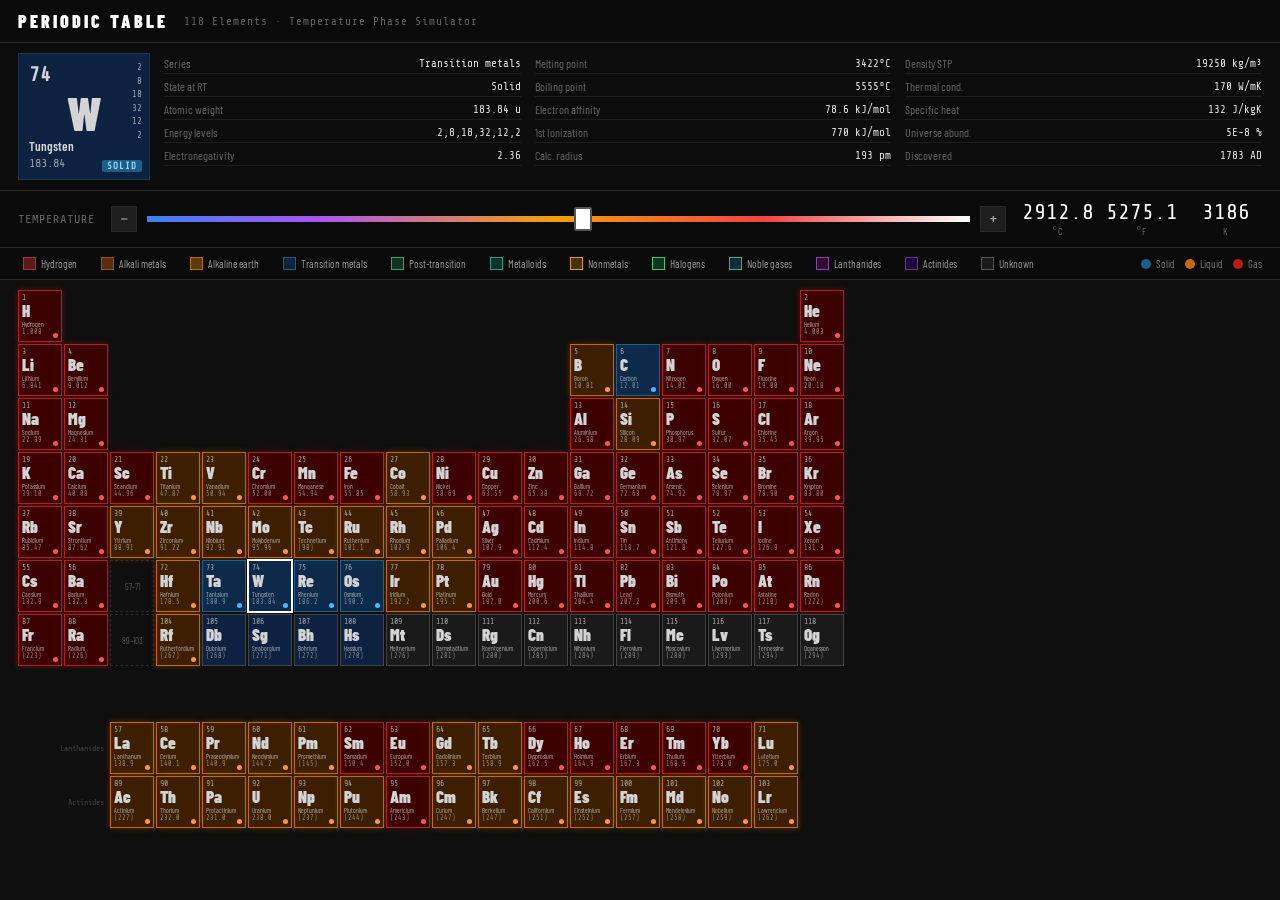
<file: Periodic Table w Temp Scale/index_multifile.html>
<!DOCTYPE html>
<html lang="en">
<head>
<meta charset="UTF-8">
<meta name="viewport" content="width=device-width, initial-scale=1.0">
<title>Interactive Periodic Table</title>
<link rel="stylesheet" href="styles.css">
</head>
<body>
<div id="app">

  <!-- ── HEADER ── -->
  <div id="header">
    <h1>Periodic Table</h1>
    <span id="header-sub">118 Elements · Temperature Phase Simulator</span>
  </div>

  <!-- ── INFO PANEL ── -->
  <div id="info-panel">
    <div id="element-card">
      <div id="el-number">74</div>
      <div id="el-electrons">2<br>8<br>18<br>32<br>12<br>2</div>
      <div id="el-symbol">W</div>
      <div id="el-name">Tungsten</div>
      <div id="el-mass">183.84</div>
      <div id="el-state-badge" class="solid">SOLID</div>
    </div>

    <div id="props-grid">
      <div class="prop-row"><span class="prop-label">Series</span><span class="prop-value" id="p-series">Transition metals</span></div>
      <div class="prop-row"><span class="prop-label">Melting point</span><span class="prop-value" id="p-melt">3,422 °C</span></div>
      <div class="prop-row"><span class="prop-label">Density STP</span><span class="prop-value" id="p-density">19,250 kg/m³</span></div>
      <div class="prop-row"><span class="prop-label">State at RT</span><span class="prop-value" id="p-state">Solid</span></div>
      <div class="prop-row"><span class="prop-label">Boiling point</span><span class="prop-value" id="p-boil">5,555 °C</span></div>
      <div class="prop-row"><span class="prop-label">Thermal cond.</span><span class="prop-value" id="p-conduct">170 W/mK</span></div>
      <div class="prop-row"><span class="prop-label">Atomic weight</span><span class="prop-value" id="p-weight">183.84 u</span></div>
      <div class="prop-row"><span class="prop-label">Electron affinity</span><span class="prop-value" id="p-ea">78.6 kJ/mol</span></div>
      <div class="prop-row"><span class="prop-label">Specific heat</span><span class="prop-value" id="p-heat">132 J/kgK</span></div>
      <div class="prop-row"><span class="prop-label">Energy levels</span><span class="prop-value" id="p-levels">2,8,18,32,12,2</span></div>
      <div class="prop-row"><span class="prop-label">1st Ionization</span><span class="prop-value" id="p-ion">770 kJ/mol</span></div>
      <div class="prop-row"><span class="prop-label">Universe abund.</span><span class="prop-value" id="p-abund">5.0E-8 %</span></div>
      <div class="prop-row"><span class="prop-label">Electronegativity</span><span class="prop-value" id="p-en">2.36</span></div>
      <div class="prop-row"><span class="prop-label">Calc. radius</span><span class="prop-value" id="p-radius">193 pm</span></div>
      <div class="prop-row"><span class="prop-label">Discovered</span><span class="prop-value" id="p-disc">1783 AD</span></div>
    </div>
  </div>

  <!-- ── TEMPERATURE SLIDER ── -->
  <div id="temp-bar">
    <span id="temp-label">TEMPERATURE</span>

    <div id="slider-wrap">
      <button id="btn-minus">−</button>
      <input type="range" id="temp-slider" min="0" max="6000" step="1" value="3186">
      <button id="btn-plus">+</button>
    </div>

    <div class="temp-display">
      <div class="temp-unit">
        <div class="temp-val" id="disp-c">2912.9</div>
        <div class="temp-lbl">°C</div>
      </div>
      <div class="temp-unit">
        <div class="temp-val" id="disp-f">5275.2</div>
        <div class="temp-lbl">°F</div>
      </div>
      <div class="temp-unit">
        <div class="temp-val" id="disp-k">3186</div>
        <div class="temp-lbl">K</div>
      </div>
    </div>
  </div>

  <!-- ── LEGEND ── -->
  <div id="legend">
    <div class="legend-item" data-cat="hydrogen"><div class="legend-dot" style="background:#5c1a1a;border:1px solid #a33;"></div><span class="legend-label">Hydrogen</span></div>
    <div class="legend-item" data-cat="alkali"><div class="legend-dot" style="background:#5c2d0d;border:1px solid #a0500a;"></div><span class="legend-label">Alkali metals</span></div>
    <div class="legend-item" data-cat="alkaline"><div class="legend-dot" style="background:#5c3a0a;border:1px solid #b07010;"></div><span class="legend-label">Alkaline earth</span></div>
    <div class="legend-item" data-cat="transition"><div class="legend-dot" style="background:#0d2240;border:1px solid #1a5f8a;"></div><span class="legend-label">Transition metals</span></div>
    <div class="legend-item" data-cat="post-transition"><div class="legend-dot" style="background:#0e3320;border:1px solid #27ae60;"></div><span class="legend-label">Post-transition</span></div>
    <div class="legend-item" data-cat="metalloid"><div class="legend-dot" style="background:#0a2e2b;border:1px solid #16a085;"></div><span class="legend-label">Metalloids</span></div>
    <div class="legend-item" data-cat="nonmetal"><div class="legend-dot" style="background:#4a2e08;border:1px solid #d4a017;"></div><span class="legend-label">Nonmetals</span></div>
    <div class="legend-item" data-cat="halogen"><div class="legend-dot" style="background:#0e3320;border:1px solid #2ecc71;"></div><span class="legend-label">Halogens</span></div>
    <div class="legend-item" data-cat="noble"><div class="legend-dot" style="background:#0a2e38;border:1px solid #1abc9c;"></div><span class="legend-label">Noble gases</span></div>
    <div class="legend-item" data-cat="lanthanide"><div class="legend-dot" style="background:#2d0f2a;border:1px solid #8e44ad;"></div><span class="legend-label">Lanthanides</span></div>
    <div class="legend-item" data-cat="actinide"><div class="legend-dot" style="background:#1e0540;border:1px solid #6c3483;"></div><span class="legend-label">Actinides</span></div>
    <div class="legend-item" data-cat="unknown"><div class="legend-dot" style="background:#1a1a1a;border:1px solid #555;"></div><span class="legend-label">Unknown</span></div>

    <div class="state-legend">
      <div class="state-item"><div class="state-dot sd-solid"></div><span class="state-lbl">Solid</span></div>
      <div class="state-item"><div class="state-dot sd-liquid"></div><span class="state-lbl">Liquid</span></div>
      <div class="state-item"><div class="state-dot sd-gas"></div><span class="state-lbl">Gas</span></div>
    </div>
  </div>

  <!-- ── TABLE ── -->
  <div id="table-wrap">
    <div id="ptable"></div>
  </div>

</div>

<div id="hover-bg-name"></div>

<style>
#hover-bg-name {
  position: fixed; bottom: 14px; right: 20px;
  font-size: 32px; font-weight: 900;
  color: rgba(255,255,255,0.04);
  font-family: 'Barlow Condensed', sans-serif;
  pointer-events: none; letter-spacing: 3px; text-transform: uppercase;
  transition: opacity 0.2s;
}
</style>

<script src="elements.js"></script>
<script src="app.js"></script>
</body>
</html>
</file>
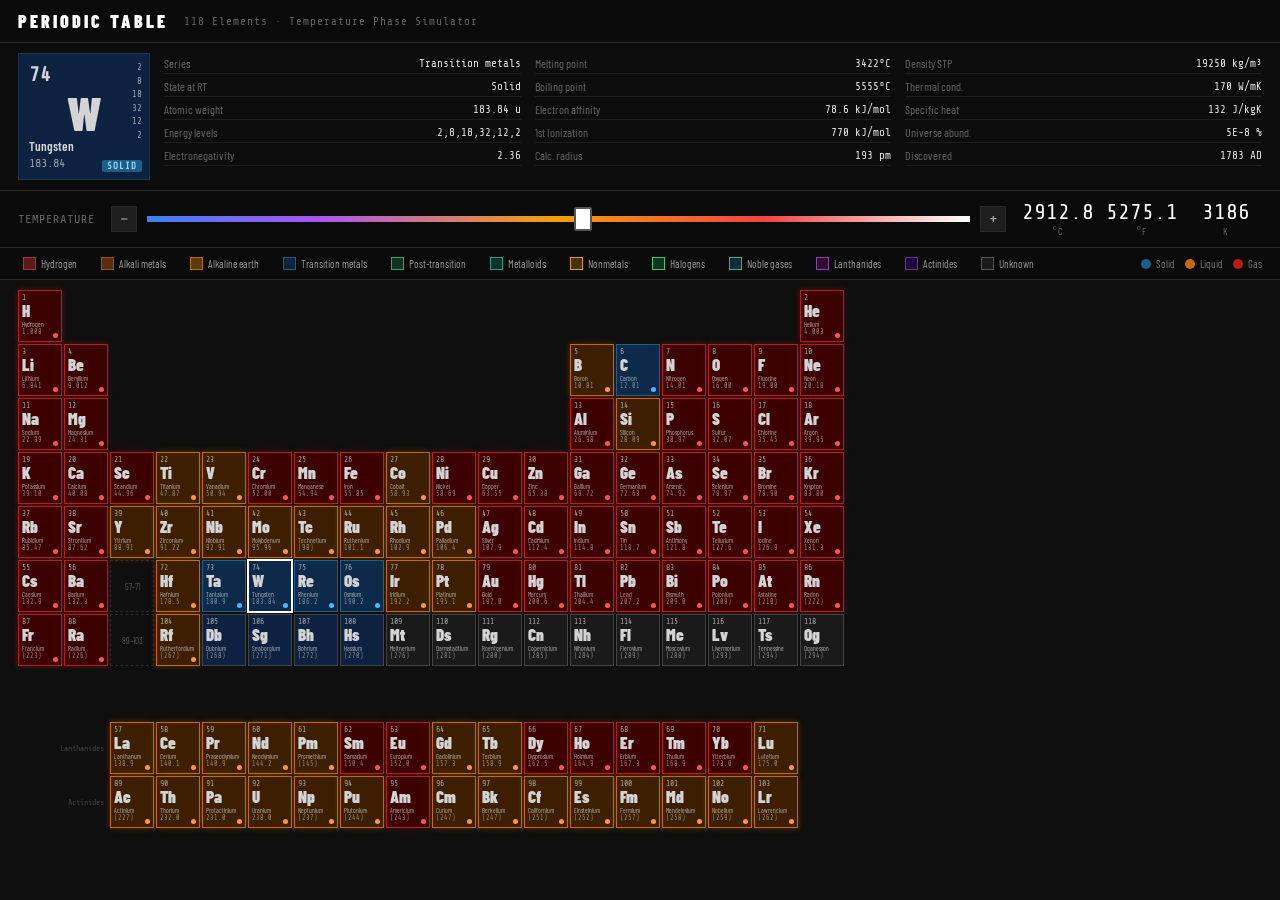
<file: Periodic Table w Temp Scale/periodic_table.html>
<!DOCTYPE html>
<html lang="en">
<head>
<meta charset="UTF-8">
<meta name="viewport" content="width=device-width, initial-scale=1.0">
<title>Interactive Periodic Table</title>
<!-- ═══════════════════════════════════════════
     styles.css — embedded
     ═══════════════════════════════════════════ -->
<style>
@import url('https://fonts.googleapis.com/css2?family=Share+Tech+Mono&family=Barlow+Condensed:wght@300;400;600;700;900&display=swap');

:root {
  --bg: #0f0f0f;
  --surface: #161616;
  --surface2: #1e1e1e;
  --border: #2a2a2a;
  --text: #d4d4d4;
  --dim: #666;
  --mono: 'Share Tech Mono', monospace;
  --sans: 'Barlow Condensed', sans-serif;

  /* State colors */
  --solid-bg: #0d2a4a;
  --solid-border: #1a5f8a;
  --solid-glow: rgba(26,95,138,0.4);
  --liquid-bg: #3d1f00;
  --liquid-border: #c96a00;
  --liquid-glow: rgba(201,106,0,0.4);
  --gas-bg: #3d0000;
  --gas-border: #b81c1c;
  --gas-glow: rgba(184,28,28,0.4);

  /* Category base colors (dimmed dark) */
  --c-hydrogen: #5c1a1a;
  --c-alkali: #5c2d0d;
  --c-alkaline: #5c3a0a;
  --c-transition: #0d2240;
  --c-post: #0e3320;
  --c-metalloid: #0a2e2b;
  --c-nonmetal: #4a2e08;
  --c-halogen: #0e3320;
  --c-noble: #0a2e38;
  --c-lanthanide: #2d0f2a;
  --c-actinide: #1e0540;
  --c-unknown: #1a1a1a;
}

* { box-sizing: border-box; margin: 0; padding: 0; }

html, body {
  background: var(--bg);
  color: var(--text);
  font-family: var(--sans);
  min-height: 100vh;
  overflow-x: hidden;
}

/* ── HEADER ─────────────────────────────── */
#header {
  display: flex;
  align-items: center;
  gap: 16px;
  padding: 10px 18px;
  background: #0a0a0a;
  border-bottom: 1px solid var(--border);
}

#header h1 {
  font-size: 18px;
  font-weight: 900;
  letter-spacing: 3px;
  text-transform: uppercase;
  color: #fff;
}

#header-sub {
  font-size: 11px;
  color: var(--dim);
  font-family: var(--mono);
  letter-spacing: 1px;
}

/* ── INFO PANEL ──────────────────────────── */
#info-panel {
  display: flex;
  background: #0c0c0c;
  border-bottom: 1px solid var(--border);
  padding: 10px 18px;
  gap: 14px;
  align-items: stretch;
  min-height: 148px;
}

#element-card {
  min-width: 132px;
  width: 132px;
  padding: 9px 10px;
  position: relative;
  display: flex;
  flex-direction: column;
  border: 1px solid rgba(255,255,255,0.08);
  transition: background 0.35s, border-color 0.35s;
  background: #1e2a3a;
}

#el-number { font-size: 20px; font-weight: 700; font-family: var(--mono); }
#el-electrons {
  position: absolute; right: 7px; top: 7px;
  font-size: 9px; line-height: 1.5; color: rgba(255,255,255,0.6);
  font-family: var(--mono); text-align: right;
}
#el-symbol { font-size: 48px; font-weight: 900; text-align: center; line-height: 1; margin: 2px 0; }
#el-name { font-size: 13px; font-weight: 600; }
#el-mass { font-size: 12px; font-family: var(--mono); margin-top: 2px; opacity: 0.7; }

#el-state-badge {
  position: absolute; bottom: 7px; right: 7px;
  font-size: 9px; font-family: var(--mono);
  padding: 1px 5px;
  border-radius: 2px;
  font-weight: 700;
  letter-spacing: 1px;
  text-transform: uppercase;
}
#el-state-badge.solid { background: #1a5f8a; color: #a0d8f8; }
#el-state-badge.liquid { background: #c96a00; color: #ffd9a0; }
#el-state-badge.gas { background: #b81c1c; color: #ffb0b0; }

#props-grid {
  display: grid;
  grid-template-columns: repeat(3, 1fr);
  gap: 2px 14px;
  flex: 1;
  align-content: start;
}

.prop-row {
  display: flex;
  justify-content: space-between;
  align-items: center;
  border-bottom: 1px solid #1e1e1e;
  padding: 3px 0;
  font-size: 12px;
  gap: 8px;
}
.prop-label { color: var(--dim); white-space: nowrap; }
.prop-value { color: #e8e8e8; font-family: var(--mono); font-size: 11px; text-align: right; }

/* ── TEMPERATURE SLIDER ──────────────────── */
#temp-bar {
  background: #0a0a0a;
  border-bottom: 1px solid var(--border);
  padding: 10px 18px;
  display: flex;
  align-items: center;
  gap: 16px;
  flex-wrap: wrap;
}

#temp-label { font-size: 12px; color: var(--dim); font-family: var(--mono); letter-spacing: 1px; white-space: nowrap; }

#slider-wrap {
  flex: 1;
  min-width: 200px;
  position: relative;
  display: flex;
  align-items: center;
  gap: 10px;
}

#btn-minus, #btn-plus {
  width: 26px; height: 26px;
  background: var(--surface2);
  border: 1px solid var(--border);
  color: #aaa;
  cursor: pointer;
  font-size: 16px;
  display: flex; align-items: center; justify-content: center;
  flex-shrink: 0;
  transition: background 0.15s;
  font-family: var(--mono);
}
#btn-minus:hover, #btn-plus:hover { background: #333; color: #fff; }

#temp-slider {
  flex: 1;
  -webkit-appearance: none;
  appearance: none;
  height: 6px;
  outline: none;
  border-radius: 0;
  cursor: pointer;
  background: linear-gradient(to right,
    #3b82f6 0%,
    #a855f7 20%,
    #f59e0b 50%,
    #ef4444 75%,
    #fff 100%
  );
}
#temp-slider::-webkit-slider-thumb {
  -webkit-appearance: none;
  width: 18px; height: 24px;
  background: #fff;
  border: 2px solid #555;
  cursor: grab;
  border-radius: 2px;
}
#temp-slider::-webkit-slider-thumb:active { cursor: grabbing; background: #eee; }

.temp-display {
  display: flex;
  gap: 12px;
  flex-wrap: nowrap;
}
.temp-unit {
  display: flex;
  flex-direction: column;
  align-items: center;
  min-width: 72px;
}
.temp-val {
  font-family: var(--mono);
  font-size: 22px;
  font-weight: 400;
  color: #fff;
  line-height: 1;
}
.temp-lbl {
  font-size: 10px;
  color: var(--dim);
  letter-spacing: 1px;
  margin-top: 2px;
}

/* ── LEGEND ──────────────────────────────── */
#legend {
  display: flex;
  gap: 6px 14px;
  flex-wrap: wrap;
  align-items: center;
  padding: 6px 18px;
  background: #0a0a0a;
  border-bottom: 1px solid var(--border);
  font-size: 11px;
}

.legend-item {
  display: flex; align-items: center; gap: 5px;
  cursor: pointer;
  padding: 2px 4px;
  border: 1px solid transparent;
  transition: border-color 0.15s;
}
.legend-item:hover { border-color: #444; }
.legend-item.active { border-color: #777; }

.legend-dot { width: 13px; height: 13px; flex-shrink: 0; }
.legend-label { color: #999; transition: color 0.15s; }
.legend-item:hover .legend-label { color: #ccc; }

/* State legend */
.state-legend {
  display: flex; gap: 10px; align-items: center;
  margin-left: auto;
}
.state-item { display: flex; align-items: center; gap: 5px; font-size: 11px; }
.state-dot { width: 10px; height: 10px; border-radius: 50%; }
.sd-solid { background: #1a5f8a; }
.sd-liquid { background: #c96a00; }
.sd-gas { background: #b81c1c; }
.state-lbl { color: #777; }

/* ── TABLE ───────────────────────────────── */
#table-wrap {
  padding: 10px 18px 18px;
  overflow-x: auto;
}

#ptable {
  display: grid;
  grid-template-columns: repeat(18, 44px);
  grid-template-rows: repeat(10, 52px);
  gap: 2px;
  width: fit-content;
}

/* ── CELLS ───────────────────────────────── */
.cell {
  width: 44px; height: 52px;
  display: flex; flex-direction: column;
  padding: 2px 3px;
  cursor: pointer;
  border: 1px solid transparent;
  transition: background 0.3s, border-color 0.3s, box-shadow 0.3s, transform 0.12s;
  position: relative;
  overflow: hidden;
}
.cell:hover { border-color: #fff !important; z-index: 10; transform: scale(1.12); }
.cell.selected { outline: 2px solid #fff; outline-offset: -1px; z-index: 5; }
.cell.dimmed { opacity: 0.18; }

/* Default category backgrounds */
.cat-hydrogen   { background: var(--c-hydrogen); }
.cat-alkali     { background: var(--c-alkali); }
.cat-alkaline   { background: var(--c-alkaline); }
.cat-transition { background: var(--c-transition); }
.cat-post-transition { background: var(--c-post); }
.cat-metalloid  { background: var(--c-metalloid); }
.cat-nonmetal   { background: var(--c-nonmetal); }
.cat-halogen    { background: var(--c-halogen); }
.cat-noble      { background: var(--c-noble); }
.cat-lanthanide { background: var(--c-lanthanide); }
.cat-actinide   { background: var(--c-actinide); }
.cat-unknown    { background: var(--c-unknown); }

/* Temperature state overrides */
.state-solid  { background: var(--solid-bg) !important; border-color: var(--solid-border) !important; }
.state-liquid { background: var(--liquid-bg) !important; border-color: var(--liquid-border) !important; box-shadow: 0 0 6px var(--liquid-glow); }
.state-gas    { background: var(--gas-bg) !important; border-color: var(--gas-border) !important; box-shadow: 0 0 6px var(--gas-glow); }
.state-unknown-phase { border-color: #444 !important; }

.cell-num  { font-size: 8px; font-family: var(--mono); opacity: 0.75; }
.cell-sym  { font-size: 17px; font-weight: 900; line-height: 1.05; }
.cell-name { font-size: 6.5px; overflow: hidden; text-overflow: ellipsis; white-space: nowrap; opacity: 0.8; }
.cell-mass { font-size: 6.5px; font-family: var(--mono); opacity: 0.6; }

/* Phase indicator dot */
.phase-dot {
  position: absolute;
  bottom: 3px; right: 3px;
  width: 5px; height: 5px;
  border-radius: 50%;
  transition: background 0.3s;
}
.state-solid  .phase-dot { background: #4db8ff; }
.state-liquid .phase-dot { background: #ff9a3c; }
.state-gas    .phase-dot { background: #ff5555; }

/* Ref cells (lanthanide/actinide placeholders) */
.ref-cell {
  width: 44px; height: 52px;
  display: flex; align-items: center; justify-content: center;
  font-size: 9px; color: #555;
  border: 1px dashed #2a2a2a;
  cursor: default;
}

/* Series row labels */
.series-row-label {
  display: flex; align-items: center; justify-content: flex-end;
  font-size: 8px; color: #444;
  padding-right: 4px;
  font-family: var(--mono);
  white-space: nowrap;
}

</style>
</head>
<body>

<div id="app">

  <!-- ── HEADER ── -->
  <div id="header">
    <h1>Periodic Table</h1>
    <span id="header-sub">118 Elements · Temperature Phase Simulator</span>
  </div>

  <!-- ── INFO PANEL ── -->
  <div id="info-panel">
    <div id="element-card">
      <div id="el-number">74</div>
      <div id="el-electrons">2<br>8<br>18<br>32<br>12<br>2</div>
      <div id="el-symbol">W</div>
      <div id="el-name">Tungsten</div>
      <div id="el-mass">183.84</div>
      <div id="el-state-badge" class="solid">SOLID</div>
    </div>
    <div id="props-grid">
      <div class="prop-row"><span class="prop-label">Series</span><span class="prop-value" id="p-series">Transition metals</span></div>
      <div class="prop-row"><span class="prop-label">Melting point</span><span class="prop-value" id="p-melt">3,422 °C</span></div>
      <div class="prop-row"><span class="prop-label">Density STP</span><span class="prop-value" id="p-density">19,250 kg/m³</span></div>
      <div class="prop-row"><span class="prop-label">State at RT</span><span class="prop-value" id="p-state">Solid</span></div>
      <div class="prop-row"><span class="prop-label">Boiling point</span><span class="prop-value" id="p-boil">5,555 °C</span></div>
      <div class="prop-row"><span class="prop-label">Thermal cond.</span><span class="prop-value" id="p-conduct">170 W/mK</span></div>
      <div class="prop-row"><span class="prop-label">Atomic weight</span><span class="prop-value" id="p-weight">183.84 u</span></div>
      <div class="prop-row"><span class="prop-label">Electron affinity</span><span class="prop-value" id="p-ea">78.6 kJ/mol</span></div>
      <div class="prop-row"><span class="prop-label">Specific heat</span><span class="prop-value" id="p-heat">132 J/kgK</span></div>
      <div class="prop-row"><span class="prop-label">Energy levels</span><span class="prop-value" id="p-levels">2,8,18,32,12,2</span></div>
      <div class="prop-row"><span class="prop-label">1st Ionization</span><span class="prop-value" id="p-ion">770 kJ/mol</span></div>
      <div class="prop-row"><span class="prop-label">Universe abund.</span><span class="prop-value" id="p-abund">5.0E-8 %</span></div>
      <div class="prop-row"><span class="prop-label">Electronegativity</span><span class="prop-value" id="p-en">2.36</span></div>
      <div class="prop-row"><span class="prop-label">Calc. radius</span><span class="prop-value" id="p-radius">193 pm</span></div>
      <div class="prop-row"><span class="prop-label">Discovered</span><span class="prop-value" id="p-disc">1783 AD</span></div>
    </div>
  </div>

  <!-- ── TEMPERATURE SLIDER ── -->
  <div id="temp-bar">
    <span id="temp-label">TEMPERATURE</span>
    <div id="slider-wrap">
      <button id="btn-minus">−</button>
      <input type="range" id="temp-slider" min="0" max="6000" step="1" value="3186">
      <button id="btn-plus">+</button>
    </div>
    <div class="temp-display">
      <div class="temp-unit">
        <div class="temp-val" id="disp-c">2912.9</div>
        <div class="temp-lbl">°C</div>
      </div>
      <div class="temp-unit">
        <div class="temp-val" id="disp-f">5275.2</div>
        <div class="temp-lbl">°F</div>
      </div>
      <div class="temp-unit">
        <div class="temp-val" id="disp-k">3186</div>
        <div class="temp-lbl">K</div>
      </div>
    </div>
  </div>

  <!-- ── LEGEND ── -->
  <div id="legend">
    <div class="legend-item" data-cat="hydrogen"><div class="legend-dot" style="background:#5c1a1a;border:1px solid #a33;"></div><span class="legend-label">Hydrogen</span></div>
    <div class="legend-item" data-cat="alkali"><div class="legend-dot" style="background:#5c2d0d;border:1px solid #a0500a;"></div><span class="legend-label">Alkali metals</span></div>
    <div class="legend-item" data-cat="alkaline"><div class="legend-dot" style="background:#5c3a0a;border:1px solid #b07010;"></div><span class="legend-label">Alkaline earth</span></div>
    <div class="legend-item" data-cat="transition"><div class="legend-dot" style="background:#0d2240;border:1px solid #1a5f8a;"></div><span class="legend-label">Transition metals</span></div>
    <div class="legend-item" data-cat="post-transition"><div class="legend-dot" style="background:#0e3320;border:1px solid #27ae60;"></div><span class="legend-label">Post-transition</span></div>
    <div class="legend-item" data-cat="metalloid"><div class="legend-dot" style="background:#0a2e2b;border:1px solid #16a085;"></div><span class="legend-label">Metalloids</span></div>
    <div class="legend-item" data-cat="nonmetal"><div class="legend-dot" style="background:#4a2e08;border:1px solid #d4a017;"></div><span class="legend-label">Nonmetals</span></div>
    <div class="legend-item" data-cat="halogen"><div class="legend-dot" style="background:#0e3320;border:1px solid #2ecc71;"></div><span class="legend-label">Halogens</span></div>
    <div class="legend-item" data-cat="noble"><div class="legend-dot" style="background:#0a2e38;border:1px solid #1abc9c;"></div><span class="legend-label">Noble gases</span></div>
    <div class="legend-item" data-cat="lanthanide"><div class="legend-dot" style="background:#2d0f2a;border:1px solid #8e44ad;"></div><span class="legend-label">Lanthanides</span></div>
    <div class="legend-item" data-cat="actinide"><div class="legend-dot" style="background:#1e0540;border:1px solid #6c3483;"></div><span class="legend-label">Actinides</span></div>
    <div class="legend-item" data-cat="unknown"><div class="legend-dot" style="background:#1a1a1a;border:1px solid #555;"></div><span class="legend-label">Unknown</span></div>
    <div class="state-legend">
      <div class="state-item"><div class="state-dot sd-solid"></div><span class="state-lbl">Solid</span></div>
      <div class="state-item"><div class="state-dot sd-liquid"></div><span class="state-lbl">Liquid</span></div>
      <div class="state-item"><div class="state-dot sd-gas"></div><span class="state-lbl">Gas</span></div>
    </div>
  </div>

  <!-- ── TABLE ── -->
  <div id="table-wrap">
    <div id="ptable"></div>
  </div>

</div>
<div id="hover-bg-name"></div>
<style>
#hover-bg-name {
  position: fixed; bottom: 14px; right: 20px;
  font-size: 32px; font-weight: 900;
  color: rgba(255,255,255,0.04);
  font-family: 'Barlow Condensed', sans-serif;
  pointer-events: none; letter-spacing: 3px; text-transform: uppercase;
}
</style>

<!-- ═══════════════════════════════════════════
     elements.js — embedded
     ═══════════════════════════════════════════ -->
<script>
// elements.js — all 118 elements
// meltK: melting point in Kelvin (null = unknown)
// boilK: boiling point in Kelvin (null = unknown)
// All other display properties included

const ELEMENTS = [
  {n:1,sym:"H",name:"Hydrogen",mass:"1.008",cat:"hydrogen",row:1,col:1,meltK:14,boilK:20,melt:"-259°C",boil:"-253°C",state:"Gas",series:"Nonmetals",density:"0.09 kg/m³",ea:"72.8 kJ/mol",conduct:"0.18 W/mK",heat:"14304 J/kgK",levels:"1",ion:"1312 kJ/mol",en:"2.20",radius:"53 pm",disc:"1766 AD",abund:"75 %"},
  {n:2,sym:"He",name:"Helium",mass:"4.003",cat:"noble",row:1,col:18,meltK:0.95,boilK:4,melt:"—",boil:"-269°C",state:"Gas",series:"Noble gases",density:"0.16 kg/m³",ea:"0 kJ/mol",conduct:"0.15 W/mK",heat:"5193 J/kgK",levels:"2",ion:"2372 kJ/mol",en:"—",radius:"31 pm",disc:"1868 AD",abund:"23 %"},
  {n:3,sym:"Li",name:"Lithium",mass:"6.941",cat:"alkali",row:2,col:1,meltK:454,boilK:1615,melt:"181°C",boil:"1342°C",state:"Solid",series:"Alkali metals",density:"534 kg/m³",ea:"59.6 kJ/mol",conduct:"85 W/mK",heat:"3582 J/kgK",levels:"2,1",ion:"520 kJ/mol",en:"0.98",radius:"167 pm",disc:"1817 AD",abund:"6E-4 %"},
  {n:4,sym:"Be",name:"Beryllium",mass:"9.012",cat:"alkaline",row:2,col:2,meltK:1560,boilK:2742,melt:"1287°C",boil:"2469°C",state:"Solid",series:"Alkaline earth",density:"1848 kg/m³",ea:"0 kJ/mol",conduct:"190 W/mK",heat:"1825 J/kgK",levels:"2,2",ion:"900 kJ/mol",en:"1.57",radius:"112 pm",disc:"1798 AD",abund:"2.8E-6 %"},
  {n:5,sym:"B",name:"Boron",mass:"10.81",cat:"metalloid",row:2,col:13,meltK:2350,boilK:4273,melt:"2077°C",boil:"4000°C",state:"Solid",series:"Metalloids",density:"2340 kg/m³",ea:"26.7 kJ/mol",conduct:"27 W/mK",heat:"1030 J/kgK",levels:"2,3",ion:"800 kJ/mol",en:"2.04",radius:"87 pm",disc:"1808 AD",abund:"1E-6 %"},
  {n:6,sym:"C",name:"Carbon",mass:"12.01",cat:"nonmetal",row:2,col:14,meltK:3823,boilK:4300,melt:"3550°C",boil:"4027°C",state:"Solid",series:"Nonmetals",density:"2267 kg/m³",ea:"153.9 kJ/mol",conduct:"129 W/mK",heat:"710 J/kgK",levels:"2,4",ion:"1086 kJ/mol",en:"2.55",radius:"67 pm",disc:"ancient",abund:"0.46 %"},
  {n:7,sym:"N",name:"Nitrogen",mass:"14.01",cat:"nonmetal",row:2,col:15,meltK:63,boilK:77,melt:"-210°C",boil:"-196°C",state:"Gas",series:"Nonmetals",density:"1.25 kg/m³",ea:"7 kJ/mol",conduct:"0.026 W/mK",heat:"1040 J/kgK",levels:"2,5",ion:"1402 kJ/mol",en:"3.04",radius:"56 pm",disc:"1772 AD",abund:"0.1 %"},
  {n:8,sym:"O",name:"Oxygen",mass:"16.00",cat:"nonmetal",row:2,col:16,meltK:54,boilK:90,melt:"-218°C",boil:"-183°C",state:"Gas",series:"Nonmetals",density:"1.43 kg/m³",ea:"141 kJ/mol",conduct:"0.027 W/mK",heat:"919 J/kgK",levels:"2,6",ion:"1314 kJ/mol",en:"3.44",radius:"48 pm",disc:"1774 AD",abund:"49 %"},
  {n:9,sym:"F",name:"Fluorine",mass:"19.00",cat:"halogen",row:2,col:17,meltK:53,boilK:85,melt:"-220°C",boil:"-188°C",state:"Gas",series:"Halogens",density:"1.7 kg/m³",ea:"328 kJ/mol",conduct:"0.028 W/mK",heat:"824 J/kgK",levels:"2,7",ion:"1681 kJ/mol",en:"3.98",radius:"42 pm",disc:"1886 AD",abund:"0.054 %"},
  {n:10,sym:"Ne",name:"Neon",mass:"20.18",cat:"noble",row:2,col:18,meltK:24,boilK:27,melt:"-249°C",boil:"-246°C",state:"Gas",series:"Noble gases",density:"0.9 kg/m³",ea:"0 kJ/mol",conduct:"0.049 W/mK",heat:"1030 J/kgK",levels:"2,8",ion:"2081 kJ/mol",en:"—",radius:"38 pm",disc:"1898 AD",abund:"1.3E-4 %"},
  {n:11,sym:"Na",name:"Sodium",mass:"22.99",cat:"alkali",row:3,col:1,meltK:371,boilK:1156,melt:"98°C",boil:"883°C",state:"Solid",series:"Alkali metals",density:"971 kg/m³",ea:"52.8 kJ/mol",conduct:"140 W/mK",heat:"1230 J/kgK",levels:"2,8,1",ion:"496 kJ/mol",en:"0.93",radius:"190 pm",disc:"1807 AD",abund:"2.27 %"},
  {n:12,sym:"Mg",name:"Magnesium",mass:"24.31",cat:"alkaline",row:3,col:2,meltK:923,boilK:1363,melt:"650°C",boil:"1090°C",state:"Solid",series:"Alkaline earth",density:"1738 kg/m³",ea:"0 kJ/mol",conduct:"160 W/mK",heat:"1020 J/kgK",levels:"2,8,2",ion:"738 kJ/mol",en:"1.31",radius:"145 pm",disc:"1755 AD",abund:"2.09 %"},
  {n:13,sym:"Al",name:"Aluminium",mass:"26.98",cat:"post-transition",row:3,col:13,meltK:933,boilK:2792,melt:"660°C",boil:"2519°C",state:"Solid",series:"Post-transition",density:"2700 kg/m³",ea:"41.8 kJ/mol",conduct:"235 W/mK",heat:"897 J/kgK",levels:"2,8,3",ion:"578 kJ/mol",en:"1.61",radius:"118 pm",disc:"1825 AD",abund:"8.23 %"},
  {n:14,sym:"Si",name:"Silicon",mass:"28.09",cat:"metalloid",row:3,col:14,meltK:1687,boilK:3538,melt:"1414°C",boil:"3265°C",state:"Solid",series:"Metalloids",density:"2329 kg/m³",ea:"134 kJ/mol",conduct:"150 W/mK",heat:"710 J/kgK",levels:"2,8,4",ion:"786 kJ/mol",en:"1.90",radius:"111 pm",disc:"1824 AD",abund:"28.2 %"},
  {n:15,sym:"P",name:"Phosphorus",mass:"30.97",cat:"nonmetal",row:3,col:15,meltK:317,boilK:554,melt:"44°C",boil:"281°C",state:"Solid",series:"Nonmetals",density:"1820 kg/m³",ea:"72 kJ/mol",conduct:"0.24 W/mK",heat:"769 J/kgK",levels:"2,8,5",ion:"1012 kJ/mol",en:"2.19",radius:"98 pm",disc:"1669 AD",abund:"0.1 %"},
  {n:16,sym:"S",name:"Sulfur",mass:"32.07",cat:"nonmetal",row:3,col:16,meltK:388,boilK:718,melt:"119°C",boil:"445°C",state:"Solid",series:"Nonmetals",density:"1960 kg/m³",ea:"200 kJ/mol",conduct:"0.27 W/mK",heat:"710 J/kgK",levels:"2,8,6",ion:"1000 kJ/mol",en:"2.58",radius:"88 pm",disc:"ancient",abund:"0.042 %"},
  {n:17,sym:"Cl",name:"Chlorine",mass:"35.45",cat:"halogen",row:3,col:17,meltK:172,boilK:238,melt:"-101°C",boil:"-35°C",state:"Gas",series:"Halogens",density:"3.21 kg/m³",ea:"349 kJ/mol",conduct:"0.0089 W/mK",heat:"479 J/kgK",levels:"2,8,7",ion:"1251 kJ/mol",en:"3.16",radius:"79 pm",disc:"1774 AD",abund:"0.017 %"},
  {n:18,sym:"Ar",name:"Argon",mass:"39.95",cat:"noble",row:3,col:18,meltK:84,boilK:87,melt:"-189°C",boil:"-186°C",state:"Gas",series:"Noble gases",density:"1.78 kg/m³",ea:"0 kJ/mol",conduct:"0.018 W/mK",heat:"520 J/kgK",levels:"2,8,8",ion:"1521 kJ/mol",en:"—",radius:"71 pm",disc:"1894 AD",abund:"3.5E-3 %"},
  {n:19,sym:"K",name:"Potassium",mass:"39.10",cat:"alkali",row:4,col:1,meltK:337,boilK:1032,melt:"63°C",boil:"759°C",state:"Solid",series:"Alkali metals",density:"862 kg/m³",ea:"48.4 kJ/mol",conduct:"100 W/mK",heat:"757 J/kgK",levels:"2,8,8,1",ion:"419 kJ/mol",en:"0.82",radius:"243 pm",disc:"1807 AD",abund:"2.09 %"},
  {n:20,sym:"Ca",name:"Calcium",mass:"40.08",cat:"alkaline",row:4,col:2,meltK:1115,boilK:1757,melt:"842°C",boil:"1484°C",state:"Solid",series:"Alkaline earth",density:"1550 kg/m³",ea:"2.37 kJ/mol",conduct:"200 W/mK",heat:"647 J/kgK",levels:"2,8,8,2",ion:"590 kJ/mol",en:"1.00",radius:"194 pm",disc:"1808 AD",abund:"4.15 %"},
  {n:21,sym:"Sc",name:"Scandium",mass:"44.96",cat:"transition",row:4,col:3,meltK:1814,boilK:3109,melt:"1541°C",boil:"2836°C",state:"Solid",series:"Transition metals",density:"2985 kg/m³",ea:"18.1 kJ/mol",conduct:"16 W/mK",heat:"568 J/kgK",levels:"2,8,9,2",ion:"633 kJ/mol",en:"1.36",radius:"184 pm",disc:"1879 AD",abund:"2.2E-4 %"},
  {n:22,sym:"Ti",name:"Titanium",mass:"47.87",cat:"transition",row:4,col:4,meltK:1941,boilK:3560,melt:"1668°C",boil:"3287°C",state:"Solid",series:"Transition metals",density:"4507 kg/m³",ea:"7.6 kJ/mol",conduct:"22 W/mK",heat:"520 J/kgK",levels:"2,8,10,2",ion:"659 kJ/mol",en:"1.54",radius:"176 pm",disc:"1791 AD",abund:"5.6E-3 %"},
  {n:23,sym:"V",name:"Vanadium",mass:"50.94",cat:"transition",row:4,col:5,meltK:2183,boilK:3680,melt:"1910°C",boil:"3407°C",state:"Solid",series:"Transition metals",density:"6000 kg/m³",ea:"50.6 kJ/mol",conduct:"31 W/mK",heat:"489 J/kgK",levels:"2,8,11,2",ion:"651 kJ/mol",en:"1.63",radius:"171 pm",disc:"1801 AD",abund:"0.016 %"},
  {n:24,sym:"Cr",name:"Chromium",mass:"52.00",cat:"transition",row:4,col:6,meltK:2180,boilK:2944,melt:"1907°C",boil:"2671°C",state:"Solid",series:"Transition metals",density:"7140 kg/m³",ea:"64.3 kJ/mol",conduct:"94 W/mK",heat:"449 J/kgK",levels:"2,8,13,1",ion:"653 kJ/mol",en:"1.66",radius:"166 pm",disc:"1798 AD",abund:"0.014 %"},
  {n:25,sym:"Mn",name:"Manganese",mass:"54.94",cat:"transition",row:4,col:7,meltK:1519,boilK:2334,melt:"1246°C",boil:"2061°C",state:"Solid",series:"Transition metals",density:"7470 kg/m³",ea:"0 kJ/mol",conduct:"7.8 W/mK",heat:"479 J/kgK",levels:"2,8,13,2",ion:"717 kJ/mol",en:"1.55",radius:"161 pm",disc:"1774 AD",abund:"0.11 %"},
  {n:26,sym:"Fe",name:"Iron",mass:"55.85",cat:"transition",row:4,col:8,meltK:1811,boilK:3134,melt:"1538°C",boil:"2861°C",state:"Solid",series:"Transition metals",density:"7874 kg/m³",ea:"15.7 kJ/mol",conduct:"80 W/mK",heat:"449 J/kgK",levels:"2,8,14,2",ion:"762 kJ/mol",en:"1.83",radius:"156 pm",disc:"ancient",abund:"6.3 %"},
  {n:27,sym:"Co",name:"Cobalt",mass:"58.93",cat:"transition",row:4,col:9,meltK:1768,boilK:3200,melt:"1495°C",boil:"2927°C",state:"Solid",series:"Transition metals",density:"8900 kg/m³",ea:"63.7 kJ/mol",conduct:"100 W/mK",heat:"421 J/kgK",levels:"2,8,15,2",ion:"760 kJ/mol",en:"1.88",radius:"152 pm",disc:"1735 AD",abund:"2.9E-3 %"},
  {n:28,sym:"Ni",name:"Nickel",mass:"58.69",cat:"transition",row:4,col:10,meltK:1728,boilK:3186,melt:"1455°C",boil:"2913°C",state:"Solid",series:"Transition metals",density:"8908 kg/m³",ea:"112 kJ/mol",conduct:"91 W/mK",heat:"444 J/kgK",levels:"2,8,16,2",ion:"737 kJ/mol",en:"1.91",radius:"149 pm",disc:"1751 AD",abund:"0.009 %"},
  {n:29,sym:"Cu",name:"Copper",mass:"63.55",cat:"transition",row:4,col:11,meltK:1358,boilK:2835,melt:"1085°C",boil:"2562°C",state:"Solid",series:"Transition metals",density:"8960 kg/m³",ea:"118.4 kJ/mol",conduct:"400 W/mK",heat:"385 J/kgK",levels:"2,8,18,1",ion:"745 kJ/mol",en:"1.90",radius:"145 pm",disc:"ancient",abund:"6.8E-3 %"},
  {n:30,sym:"Zn",name:"Zinc",mass:"65.38",cat:"transition",row:4,col:12,meltK:693,boilK:1180,melt:"420°C",boil:"907°C",state:"Solid",series:"Transition metals",density:"7134 kg/m³",ea:"0 kJ/mol",conduct:"116 W/mK",heat:"388 J/kgK",levels:"2,8,18,2",ion:"906 kJ/mol",en:"1.65",radius:"142 pm",disc:"ancient",abund:"7.6E-3 %"},
  {n:31,sym:"Ga",name:"Gallium",mass:"69.72",cat:"post-transition",row:4,col:13,meltK:303,boilK:2477,melt:"30°C",boil:"2204°C",state:"Solid",series:"Post-transition",density:"5904 kg/m³",ea:"41 kJ/mol",conduct:"29 W/mK",heat:"371 J/kgK",levels:"2,8,18,3",ion:"579 kJ/mol",en:"1.81",radius:"136 pm",disc:"1875 AD",abund:"1.9E-3 %"},
  {n:32,sym:"Ge",name:"Germanium",mass:"72.63",cat:"metalloid",row:4,col:14,meltK:1211,boilK:3106,melt:"938°C",boil:"2833°C",state:"Solid",series:"Metalloids",density:"5323 kg/m³",ea:"119 kJ/mol",conduct:"60 W/mK",heat:"320 J/kgK",levels:"2,8,18,4",ion:"762 kJ/mol",en:"2.01",radius:"125 pm",disc:"1886 AD",abund:"1.5E-4 %"},
  {n:33,sym:"As",name:"Arsenic",mass:"74.92",cat:"metalloid",row:4,col:15,meltK:1090,boilK:887,melt:"817°C",boil:"614°C",state:"Solid",series:"Metalloids",density:"5727 kg/m³",ea:"78 kJ/mol",conduct:"50 W/mK",heat:"329 J/kgK",levels:"2,8,18,5",ion:"947 kJ/mol",en:"2.18",radius:"114 pm",disc:"1250 AD",abund:"1.8E-4 %"},
  {n:34,sym:"Se",name:"Selenium",mass:"78.97",cat:"nonmetal",row:4,col:16,meltK:494,boilK:958,melt:"221°C",boil:"685°C",state:"Solid",series:"Nonmetals",density:"4819 kg/m³",ea:"195 kJ/mol",conduct:"2 W/mK",heat:"321 J/kgK",levels:"2,8,18,6",ion:"941 kJ/mol",en:"2.55",radius:"103 pm",disc:"1817 AD",abund:"5E-6 %"},
  {n:35,sym:"Br",name:"Bromine",mass:"79.90",cat:"halogen",row:4,col:17,meltK:266,boilK:332,melt:"-7°C",boil:"59°C",state:"Liquid",series:"Halogens",density:"3120 kg/m³",ea:"324.6 kJ/mol",conduct:"0.12 W/mK",heat:"474 J/kgK",levels:"2,8,18,7",ion:"1140 kJ/mol",en:"2.96",radius:"94 pm",disc:"1826 AD",abund:"2.4E-4 %"},
  {n:36,sym:"Kr",name:"Krypton",mass:"83.80",cat:"noble",row:4,col:18,meltK:116,boilK:120,melt:"-157°C",boil:"-153°C",state:"Gas",series:"Noble gases",density:"3.75 kg/m³",ea:"0 kJ/mol",conduct:"0.0094 W/mK",heat:"248 J/kgK",levels:"2,8,18,8",ion:"1351 kJ/mol",en:"—",radius:"88 pm",disc:"1898 AD",abund:"1E-7 %"},
  {n:37,sym:"Rb",name:"Rubidium",mass:"85.47",cat:"alkali",row:5,col:1,meltK:312,boilK:961,melt:"39°C",boil:"688°C",state:"Solid",series:"Alkali metals",density:"1532 kg/m³",ea:"46.9 kJ/mol",conduct:"58 W/mK",heat:"364 J/kgK",levels:"2,8,18,8,1",ion:"403 kJ/mol",en:"0.82",radius:"265 pm",disc:"1861 AD",abund:"9E-3 %"},
  {n:38,sym:"Sr",name:"Strontium",mass:"87.62",cat:"alkaline",row:5,col:2,meltK:1050,boilK:1655,melt:"777°C",boil:"1382°C",state:"Solid",series:"Alkaline earth",density:"2640 kg/m³",ea:"5.03 kJ/mol",conduct:"35 W/mK",heat:"301 J/kgK",levels:"2,8,18,8,2",ion:"550 kJ/mol",en:"0.95",radius:"219 pm",disc:"1790 AD",abund:"3.8E-3 %"},
  {n:39,sym:"Y",name:"Yttrium",mass:"88.91",cat:"transition",row:5,col:3,meltK:1795,boilK:3618,melt:"1522°C",boil:"3345°C",state:"Solid",series:"Transition metals",density:"4470 kg/m³",ea:"29.6 kJ/mol",conduct:"17 W/mK",heat:"298 J/kgK",levels:"2,8,18,9,2",ion:"600 kJ/mol",en:"1.22",radius:"212 pm",disc:"1794 AD",abund:"3E-3 %"},
  {n:40,sym:"Zr",name:"Zirconium",mass:"91.22",cat:"transition",row:5,col:4,meltK:2128,boilK:4682,melt:"1855°C",boil:"4409°C",state:"Solid",series:"Transition metals",density:"6506 kg/m³",ea:"41.1 kJ/mol",conduct:"23 W/mK",heat:"278 J/kgK",levels:"2,8,18,10,2",ion:"640 kJ/mol",en:"1.33",radius:"206 pm",disc:"1789 AD",abund:"1.9E-2 %"},
  {n:41,sym:"Nb",name:"Niobium",mass:"92.91",cat:"transition",row:5,col:5,meltK:2750,boilK:5017,melt:"2477°C",boil:"4744°C",state:"Solid",series:"Transition metals",density:"8570 kg/m³",ea:"86.1 kJ/mol",conduct:"54 W/mK",heat:"265 J/kgK",levels:"2,8,18,12,1",ion:"652 kJ/mol",en:"1.60",radius:"198 pm",disc:"1801 AD",abund:"2E-3 %"},
  {n:42,sym:"Mo",name:"Molybdenum",mass:"95.96",cat:"transition",row:5,col:6,meltK:2896,boilK:4912,melt:"2623°C",boil:"4639°C",state:"Solid",series:"Transition metals",density:"10280 kg/m³",ea:"72.1 kJ/mol",conduct:"139 W/mK",heat:"251 J/kgK",levels:"2,8,18,13,1",ion:"684 kJ/mol",en:"2.16",radius:"190 pm",disc:"1781 AD",abund:"1.2E-4 %"},
  {n:43,sym:"Tc",name:"Technetium",mass:"(98)",cat:"transition",row:5,col:7,meltK:2430,boilK:4538,melt:"2157°C",boil:"4265°C",state:"Solid",series:"Transition metals",density:"11000 kg/m³",ea:"53 kJ/mol",conduct:"51 W/mK",heat:"63 J/kgK",levels:"2,8,18,13,2",ion:"702 kJ/mol",en:"1.90",radius:"183 pm",disc:"1937 AD",abund:"trace %"},
  {n:44,sym:"Ru",name:"Ruthenium",mass:"101.1",cat:"transition",row:5,col:8,meltK:2607,boilK:4423,melt:"2334°C",boil:"4150°C",state:"Solid",series:"Transition metals",density:"12370 kg/m³",ea:"101.3 kJ/mol",conduct:"117 W/mK",heat:"238 J/kgK",levels:"2,8,18,15,1",ion:"710 kJ/mol",en:"2.20",radius:"178 pm",disc:"1844 AD",abund:"1E-7 %"},
  {n:45,sym:"Rh",name:"Rhodium",mass:"102.9",cat:"transition",row:5,col:9,meltK:2237,boilK:3968,melt:"1964°C",boil:"3695°C",state:"Solid",series:"Transition metals",density:"12410 kg/m³",ea:"109.7 kJ/mol",conduct:"150 W/mK",heat:"243 J/kgK",levels:"2,8,18,16,1",ion:"720 kJ/mol",en:"2.28",radius:"173 pm",disc:"1803 AD",abund:"1E-7 %"},
  {n:46,sym:"Pd",name:"Palladium",mass:"106.4",cat:"transition",row:5,col:10,meltK:1828,boilK:3236,melt:"1555°C",boil:"2963°C",state:"Solid",series:"Transition metals",density:"12023 kg/m³",ea:"53.7 kJ/mol",conduct:"72 W/mK",heat:"244 J/kgK",levels:"2,8,18,18,0",ion:"805 kJ/mol",en:"2.20",radius:"169 pm",disc:"1803 AD",abund:"1.5E-6 %"},
  {n:47,sym:"Ag",name:"Silver",mass:"107.9",cat:"transition",row:5,col:11,meltK:1235,boilK:2435,melt:"962°C",boil:"2162°C",state:"Solid",series:"Transition metals",density:"10490 kg/m³",ea:"125.6 kJ/mol",conduct:"429 W/mK",heat:"235 J/kgK",levels:"2,8,18,18,1",ion:"731 kJ/mol",en:"1.93",radius:"165 pm",disc:"ancient",abund:"7.9E-6 %"},
  {n:48,sym:"Cd",name:"Cadmium",mass:"112.4",cat:"transition",row:5,col:12,meltK:594,boilK:1040,melt:"321°C",boil:"767°C",state:"Solid",series:"Transition metals",density:"8650 kg/m³",ea:"0 kJ/mol",conduct:"97 W/mK",heat:"232 J/kgK",levels:"2,8,18,18,2",ion:"868 kJ/mol",en:"1.69",radius:"161 pm",disc:"1817 AD",abund:"1.5E-5 %"},
  {n:49,sym:"In",name:"Indium",mass:"114.8",cat:"post-transition",row:5,col:13,meltK:430,boilK:2345,melt:"157°C",boil:"2072°C",state:"Solid",series:"Post-transition",density:"7310 kg/m³",ea:"28.9 kJ/mol",conduct:"82 W/mK",heat:"233 J/kgK",levels:"2,8,18,18,3",ion:"558 kJ/mol",en:"1.78",radius:"156 pm",disc:"1863 AD",abund:"1.6E-5 %"},
  {n:50,sym:"Sn",name:"Tin",mass:"118.7",cat:"post-transition",row:5,col:14,meltK:505,boilK:2875,melt:"232°C",boil:"2602°C",state:"Solid",series:"Post-transition",density:"7287 kg/m³",ea:"107.3 kJ/mol",conduct:"67 W/mK",heat:"228 J/kgK",levels:"2,8,18,18,4",ion:"709 kJ/mol",en:"1.96",radius:"145 pm",disc:"ancient",abund:"2.3E-4 %"},
  {n:51,sym:"Sb",name:"Antimony",mass:"121.8",cat:"metalloid",row:5,col:15,meltK:904,boilK:1860,melt:"631°C",boil:"1587°C",state:"Solid",series:"Metalloids",density:"6697 kg/m³",ea:"103.2 kJ/mol",conduct:"24 W/mK",heat:"207 J/kgK",levels:"2,8,18,18,5",ion:"834 kJ/mol",en:"2.05",radius:"133 pm",disc:"ancient",abund:"2E-5 %"},
  {n:52,sym:"Te",name:"Tellurium",mass:"127.6",cat:"metalloid",row:5,col:16,meltK:723,boilK:1261,melt:"450°C",boil:"988°C",state:"Solid",series:"Metalloids",density:"6240 kg/m³",ea:"190.2 kJ/mol",conduct:"3 W/mK",heat:"202 J/kgK",levels:"2,8,18,18,6",ion:"869 kJ/mol",en:"2.10",radius:"123 pm",disc:"1782 AD",abund:"1E-7 %"},
  {n:53,sym:"I",name:"Iodine",mass:"126.9",cat:"halogen",row:5,col:17,meltK:387,boilK:457,melt:"114°C",boil:"184°C",state:"Solid",series:"Halogens",density:"4940 kg/m³",ea:"295.2 kJ/mol",conduct:"0.449 W/mK",heat:"429 J/kgK",levels:"2,8,18,18,7",ion:"1008 kJ/mol",en:"2.66",radius:"115 pm",disc:"1811 AD",abund:"6E-7 %"},
  {n:54,sym:"Xe",name:"Xenon",mass:"131.3",cat:"noble",row:5,col:18,meltK:161,boilK:165,melt:"-112°C",boil:"-108°C",state:"Gas",series:"Noble gases",density:"5.9 kg/m³",ea:"0 kJ/mol",conduct:"0.0056 W/mK",heat:"158 J/kgK",levels:"2,8,18,18,8",ion:"1170 kJ/mol",en:"—",radius:"108 pm",disc:"1898 AD",abund:"1.5E-8 %"},
  {n:55,sym:"Cs",name:"Caesium",mass:"132.9",cat:"alkali",row:6,col:1,meltK:302,boilK:944,melt:"28°C",boil:"671°C",state:"Solid",series:"Alkali metals",density:"1879 kg/m³",ea:"45.5 kJ/mol",conduct:"36 W/mK",heat:"242 J/kgK",levels:"2,8,18,18,8,1",ion:"376 kJ/mol",en:"0.79",radius:"298 pm",disc:"1860 AD",abund:"3E-4 %"},
  {n:56,sym:"Ba",name:"Barium",mass:"137.3",cat:"alkaline",row:6,col:2,meltK:1000,boilK:2118,melt:"727°C",boil:"1845°C",state:"Solid",series:"Alkaline earth",density:"3510 kg/m³",ea:"13.95 kJ/mol",conduct:"18 W/mK",heat:"205 J/kgK",levels:"2,8,18,18,8,2",ion:"503 kJ/mol",en:"0.89",radius:"253 pm",disc:"1808 AD",abund:"4.25E-2 %"},
  {n:57,sym:"La",name:"Lanthanum",mass:"138.9",cat:"lanthanide",row:8,col:3,meltK:1193,boilK:3737,melt:"920°C",boil:"3464°C",state:"Solid",series:"Lanthanides",density:"6162 kg/m³",ea:"48 kJ/mol",conduct:"13 W/mK",heat:"195 J/kgK",levels:"2,8,18,18,9,2",ion:"538 kJ/mol",en:"1.10",radius:"240 pm",disc:"1839 AD",abund:"3.9E-3 %"},
  {n:58,sym:"Ce",name:"Cerium",mass:"140.1",cat:"lanthanide",row:8,col:4,meltK:1068,boilK:3633,melt:"798°C",boil:"3360°C",state:"Solid",series:"Lanthanides",density:"6770 kg/m³",ea:"50 kJ/mol",conduct:"11 W/mK",heat:"192 J/kgK",levels:"2,8,18,19,9,2",ion:"534 kJ/mol",en:"1.12",radius:"235 pm",disc:"1803 AD",abund:"6.65E-3 %"},
  {n:59,sym:"Pr",name:"Praseodymium",mass:"140.9",cat:"lanthanide",row:8,col:5,meltK:1204,boilK:3563,melt:"931°C",boil:"3290°C",state:"Solid",series:"Lanthanides",density:"6770 kg/m³",ea:"50 kJ/mol",conduct:"13 W/mK",heat:"193 J/kgK",levels:"2,8,18,21,8,2",ion:"527 kJ/mol",en:"1.13",radius:"239 pm",disc:"1885 AD",abund:"9.2E-4 %"},
  {n:60,sym:"Nd",name:"Neodymium",mass:"144.2",cat:"lanthanide",row:8,col:6,meltK:1297,boilK:3347,melt:"1024°C",boil:"3074°C",state:"Solid",series:"Lanthanides",density:"7010 kg/m³",ea:"50 kJ/mol",conduct:"17 W/mK",heat:"190 J/kgK",levels:"2,8,18,22,8,2",ion:"533 kJ/mol",en:"1.14",radius:"229 pm",disc:"1885 AD",abund:"4.1E-3 %"},
  {n:61,sym:"Pm",name:"Promethium",mass:"(145)",cat:"lanthanide",row:8,col:7,meltK:1373,boilK:3273,melt:"1100°C",boil:"3000°C",state:"Solid",series:"Lanthanides",density:"7264 kg/m³",ea:"50 kJ/mol",conduct:"15 W/mK",heat:"— J/kgK",levels:"2,8,18,23,8,2",ion:"540 kJ/mol",en:"1.13",radius:"236 pm",disc:"1945 AD",abund:"trace %"},
  {n:62,sym:"Sm",name:"Samarium",mass:"150.4",cat:"lanthanide",row:8,col:8,meltK:1345,boilK:2067,melt:"1072°C",boil:"1794°C",state:"Solid",series:"Lanthanides",density:"7353 kg/m³",ea:"50 kJ/mol",conduct:"13 W/mK",heat:"197 J/kgK",levels:"2,8,18,24,8,2",ion:"545 kJ/mol",en:"1.17",radius:"229 pm",disc:"1879 AD",abund:"7.1E-4 %"},
  {n:63,sym:"Eu",name:"Europium",mass:"152.0",cat:"lanthanide",row:8,col:9,meltK:1095,boilK:1869,melt:"822°C",boil:"1596°C",state:"Solid",series:"Lanthanides",density:"5244 kg/m³",ea:"50 kJ/mol",conduct:"14 W/mK",heat:"182 J/kgK",levels:"2,8,18,25,8,2",ion:"547 kJ/mol",en:"1.20",radius:"233 pm",disc:"1901 AD",abund:"2E-4 %"},
  {n:64,sym:"Gd",name:"Gadolinium",mass:"157.3",cat:"lanthanide",row:8,col:10,meltK:1586,boilK:3523,melt:"1313°C",boil:"3250°C",state:"Solid",series:"Lanthanides",density:"7900 kg/m³",ea:"50 kJ/mol",conduct:"11 W/mK",heat:"236 J/kgK",levels:"2,8,18,25,9,2",ion:"593 kJ/mol",en:"1.20",radius:"237 pm",disc:"1880 AD",abund:"6.2E-4 %"},
  {n:65,sym:"Tb",name:"Terbium",mass:"158.9",cat:"lanthanide",row:8,col:11,meltK:1629,boilK:3503,melt:"1356°C",boil:"3230°C",state:"Solid",series:"Lanthanides",density:"8219 kg/m³",ea:"50 kJ/mol",conduct:"11 W/mK",heat:"182 J/kgK",levels:"2,8,18,27,8,2",ion:"566 kJ/mol",en:"1.10",radius:"221 pm",disc:"1843 AD",abund:"1.2E-4 %"},
  {n:66,sym:"Dy",name:"Dysprosium",mass:"162.5",cat:"lanthanide",row:8,col:12,meltK:1685,boilK:2840,melt:"1412°C",boil:"2567°C",state:"Solid",series:"Lanthanides",density:"8550 kg/m³",ea:"50 kJ/mol",conduct:"11 W/mK",heat:"170 J/kgK",levels:"2,8,18,28,8,2",ion:"573 kJ/mol",en:"1.22",radius:"229 pm",disc:"1886 AD",abund:"6.2E-4 %"},
  {n:67,sym:"Ho",name:"Holmium",mass:"164.9",cat:"lanthanide",row:8,col:13,meltK:1747,boilK:2973,melt:"1474°C",boil:"2700°C",state:"Solid",series:"Lanthanides",density:"8795 kg/m³",ea:"50 kJ/mol",conduct:"16 W/mK",heat:"165 J/kgK",levels:"2,8,18,29,8,2",ion:"581 kJ/mol",en:"1.23",radius:"216 pm",disc:"1878 AD",abund:"1.3E-4 %"},
  {n:68,sym:"Er",name:"Erbium",mass:"167.3",cat:"lanthanide",row:8,col:14,meltK:1802,boilK:3141,melt:"1529°C",boil:"2868°C",state:"Solid",series:"Lanthanides",density:"9066 kg/m³",ea:"50 kJ/mol",conduct:"15 W/mK",heat:"168 J/kgK",levels:"2,8,18,30,8,2",ion:"589 kJ/mol",en:"1.24",radius:"235 pm",disc:"1843 AD",abund:"3.5E-4 %"},
  {n:69,sym:"Tm",name:"Thulium",mass:"168.9",cat:"lanthanide",row:8,col:15,meltK:1818,boilK:2223,melt:"1545°C",boil:"1950°C",state:"Solid",series:"Lanthanides",density:"9321 kg/m³",ea:"50 kJ/mol",conduct:"17 W/mK",heat:"160 J/kgK",levels:"2,8,18,31,8,2",ion:"597 kJ/mol",en:"1.25",radius:"220 pm",disc:"1879 AD",abund:"5.2E-5 %"},
  {n:70,sym:"Yb",name:"Ytterbium",mass:"173.0",cat:"lanthanide",row:8,col:16,meltK:1092,boilK:1469,melt:"819°C",boil:"1196°C",state:"Solid",series:"Lanthanides",density:"6965 kg/m³",ea:"50 kJ/mol",conduct:"39 W/mK",heat:"155 J/kgK",levels:"2,8,18,32,8,2",ion:"603 kJ/mol",en:"1.10",radius:"222 pm",disc:"1878 AD",abund:"3.3E-4 %"},
  {n:71,sym:"Lu",name:"Lutetium",mass:"175.0",cat:"lanthanide",row:8,col:17,meltK:1936,boilK:3675,melt:"1663°C",boil:"3402°C",state:"Solid",series:"Lanthanides",density:"9841 kg/m³",ea:"50 kJ/mol",conduct:"16 W/mK",heat:"154 J/kgK",levels:"2,8,18,32,9,2",ion:"524 kJ/mol",en:"1.27",radius:"217 pm",disc:"1907 AD",abund:"8E-5 %"},
  {n:72,sym:"Hf",name:"Hafnium",mass:"178.5",cat:"transition",row:6,col:4,meltK:2506,boilK:4876,melt:"2233°C",boil:"4603°C",state:"Solid",series:"Transition metals",density:"13310 kg/m³",ea:"0 kJ/mol",conduct:"23 W/mK",heat:"144 J/kgK",levels:"2,8,18,32,10,2",ion:"659 kJ/mol",en:"1.30",radius:"208 pm",disc:"1923 AD",abund:"3.3E-4 %"},
  {n:73,sym:"Ta",name:"Tantalum",mass:"180.9",cat:"transition",row:6,col:5,meltK:3290,boilK:5731,melt:"3017°C",boil:"5458°C",state:"Solid",series:"Transition metals",density:"16650 kg/m³",ea:"31 kJ/mol",conduct:"57 W/mK",heat:"140 J/kgK",levels:"2,8,18,32,11,2",ion:"761 kJ/mol",en:"1.50",radius:"200 pm",disc:"1802 AD",abund:"2E-4 %"},
  {n:74,sym:"W",name:"Tungsten",mass:"183.84",cat:"transition",row:6,col:6,meltK:3695,boilK:5828,melt:"3422°C",boil:"5555°C",state:"Solid",series:"Transition metals",density:"19250 kg/m³",ea:"78.6 kJ/mol",conduct:"170 W/mK",heat:"132 J/kgK",levels:"2,8,18,32,12,2",ion:"770 kJ/mol",en:"2.36",radius:"193 pm",disc:"1783 AD",abund:"5E-8 %"},
  {n:75,sym:"Re",name:"Rhenium",mass:"186.2",cat:"transition",row:6,col:7,meltK:3459,boilK:5869,melt:"3186°C",boil:"5596°C",state:"Solid",series:"Transition metals",density:"21020 kg/m³",ea:"14.5 kJ/mol",conduct:"48 W/mK",heat:"137 J/kgK",levels:"2,8,18,32,13,2",ion:"760 kJ/mol",en:"1.90",radius:"188 pm",disc:"1925 AD",abund:"7E-10 %"},
  {n:76,sym:"Os",name:"Osmium",mass:"190.2",cat:"transition",row:6,col:8,meltK:3306,boilK:5285,melt:"3033°C",boil:"5012°C",state:"Solid",series:"Transition metals",density:"22590 kg/m³",ea:"106.1 kJ/mol",conduct:"88 W/mK",heat:"130 J/kgK",levels:"2,8,18,32,14,2",ion:"840 kJ/mol",en:"2.20",radius:"185 pm",disc:"1803 AD",abund:"1.5E-9 %"},
  {n:77,sym:"Ir",name:"Iridium",mass:"192.2",cat:"transition",row:6,col:9,meltK:2719,boilK:4701,melt:"2446°C",boil:"4428°C",state:"Solid",series:"Transition metals",density:"22560 kg/m³",ea:"151 kJ/mol",conduct:"147 W/mK",heat:"131 J/kgK",levels:"2,8,18,32,15,2",ion:"880 kJ/mol",en:"2.20",radius:"180 pm",disc:"1803 AD",abund:"1E-9 %"},
  {n:78,sym:"Pt",name:"Platinum",mass:"195.1",cat:"transition",row:6,col:10,meltK:2041,boilK:4098,melt:"1768°C",boil:"3825°C",state:"Solid",series:"Transition metals",density:"21450 kg/m³",ea:"205.3 kJ/mol",conduct:"72 W/mK",heat:"133 J/kgK",levels:"2,8,18,32,17,1",ion:"870 kJ/mol",en:"2.28",radius:"177 pm",disc:"1735 AD",abund:"5E-9 %"},
  {n:79,sym:"Au",name:"Gold",mass:"197.0",cat:"transition",row:6,col:11,meltK:1337,boilK:3129,melt:"1064°C",boil:"2856°C",state:"Solid",series:"Transition metals",density:"19300 kg/m³",ea:"222.8 kJ/mol",conduct:"318 W/mK",heat:"129 J/kgK",levels:"2,8,18,32,18,1",ion:"890 kJ/mol",en:"2.54",radius:"174 pm",disc:"ancient",abund:"4E-9 %"},
  {n:80,sym:"Hg",name:"Mercury",mass:"200.6",cat:"transition",row:6,col:12,meltK:234,boilK:630,melt:"-39°C",boil:"357°C",state:"Liquid",series:"Transition metals",density:"13534 kg/m³",ea:"0 kJ/mol",conduct:"8.3 W/mK",heat:"140 J/kgK",levels:"2,8,18,32,18,2",ion:"1007 kJ/mol",en:"2.00",radius:"171 pm",disc:"ancient",abund:"8.5E-8 %"},
  {n:81,sym:"Tl",name:"Thallium",mass:"204.4",cat:"post-transition",row:6,col:13,meltK:577,boilK:1746,melt:"304°C",boil:"1473°C",state:"Solid",series:"Post-transition",density:"11850 kg/m³",ea:"19.2 kJ/mol",conduct:"46 W/mK",heat:"129 J/kgK",levels:"2,8,18,32,18,3",ion:"589 kJ/mol",en:"1.62",radius:"156 pm",disc:"1861 AD",abund:"8.5E-5 %"},
  {n:82,sym:"Pb",name:"Lead",mass:"207.2",cat:"post-transition",row:6,col:14,meltK:600,boilK:2022,melt:"327°C",boil:"1749°C",state:"Solid",series:"Post-transition",density:"11340 kg/m³",ea:"35.1 kJ/mol",conduct:"35 W/mK",heat:"128 J/kgK",levels:"2,8,18,32,18,4",ion:"716 kJ/mol",en:"2.33",radius:"154 pm",disc:"ancient",abund:"1.4E-3 %"},
  {n:83,sym:"Bi",name:"Bismuth",mass:"209.0",cat:"post-transition",row:6,col:15,meltK:544,boilK:1837,melt:"271°C",boil:"1564°C",state:"Solid",series:"Post-transition",density:"9780 kg/m³",ea:"91.2 kJ/mol",conduct:"8 W/mK",heat:"122 J/kgK",levels:"2,8,18,32,18,5",ion:"703 kJ/mol",en:"2.02",radius:"143 pm",disc:"ancient",abund:"1.2E-5 %"},
  {n:84,sym:"Po",name:"Polonium",mass:"(209)",cat:"metalloid",row:6,col:16,meltK:527,boilK:1235,melt:"254°C",boil:"962°C",state:"Solid",series:"Metalloids",density:"9196 kg/m³",ea:"183.3 kJ/mol",conduct:"20 W/mK",heat:"— J/kgK",levels:"2,8,18,32,18,6",ion:"812 kJ/mol",en:"2.00",radius:"135 pm",disc:"1898 AD",abund:"trace %"},
  {n:85,sym:"At",name:"Astatine",mass:"(210)",cat:"halogen",row:6,col:17,meltK:575,boilK:610,melt:"302°C",boil:"337°C",state:"Solid",series:"Halogens",density:"— kg/m³",ea:"270.1 kJ/mol",conduct:"2 W/mK",heat:"— J/kgK",levels:"2,8,18,32,18,7",ion:"920 kJ/mol",en:"2.20",radius:"127 pm",disc:"1940 AD",abund:"trace %"},
  {n:86,sym:"Rn",name:"Radon",mass:"(222)",cat:"noble",row:6,col:18,meltK:202,boilK:211,melt:"-71°C",boil:"-62°C",state:"Gas",series:"Noble gases",density:"9.73 kg/m³",ea:"0 kJ/mol",conduct:"0.0036 W/mK",heat:"94 J/kgK",levels:"2,8,18,32,18,8",ion:"1037 kJ/mol",en:"2.20",radius:"120 pm",disc:"1900 AD",abund:"trace %"},
  {n:87,sym:"Fr",name:"Francium",mass:"(223)",cat:"alkali",row:7,col:1,meltK:300,boilK:950,melt:"27°C",boil:"677°C",state:"Solid",series:"Alkali metals",density:"— kg/m³",ea:"44.4 kJ/mol",conduct:"15 W/mK",heat:"— J/kgK",levels:"2,8,18,32,18,8,1",ion:"393 kJ/mol",en:"0.70",radius:"— pm",disc:"1939 AD",abund:"trace %"},
  {n:88,sym:"Ra",name:"Radium",mass:"(226)",cat:"alkaline",row:7,col:2,meltK:973,boilK:2010,melt:"700°C",boil:"1737°C",state:"Solid",series:"Alkaline earth",density:"5500 kg/m³",ea:"9.6 kJ/mol",conduct:"19 W/mK",heat:"92 J/kgK",levels:"2,8,18,32,18,8,2",ion:"509 kJ/mol",en:"0.90",radius:"— pm",disc:"1898 AD",abund:"trace %"},
  {n:89,sym:"Ac",name:"Actinium",mass:"(227)",cat:"actinide",row:9,col:3,meltK:1323,boilK:3471,melt:"1050°C",boil:"3198°C",state:"Solid",series:"Actinides",density:"10070 kg/m³",ea:"33.8 kJ/mol",conduct:"12 W/mK",heat:"120 J/kgK",levels:"2,8,18,32,18,9,2",ion:"499 kJ/mol",en:"1.10",radius:"— pm",disc:"1899 AD",abund:"trace %"},
  {n:90,sym:"Th",name:"Thorium",mass:"232.0",cat:"actinide",row:9,col:4,meltK:2023,boilK:5061,melt:"1750°C",boil:"4788°C",state:"Solid",series:"Actinides",density:"11724 kg/m³",ea:"112.7 kJ/mol",conduct:"54 W/mK",heat:"118 J/kgK",levels:"2,8,18,32,18,10,2",ion:"587 kJ/mol",en:"1.30",radius:"— pm",disc:"1829 AD",abund:"6E-4 %"},
  {n:91,sym:"Pa",name:"Protactinium",mass:"231.0",cat:"actinide",row:9,col:5,meltK:1845,boilK:4273,melt:"1572°C",boil:"4000°C",state:"Solid",series:"Actinides",density:"15370 kg/m³",ea:"53.6 kJ/mol",conduct:"47 W/mK",heat:"99 J/kgK",levels:"2,8,18,32,20,9,2",ion:"568 kJ/mol",en:"1.50",radius:"— pm",disc:"1917 AD",abund:"trace %"},
  {n:92,sym:"U",name:"Uranium",mass:"238.0",cat:"actinide",row:9,col:6,meltK:1408,boilK:4404,melt:"1135°C",boil:"4131°C",state:"Solid",series:"Actinides",density:"19050 kg/m³",ea:"50.9 kJ/mol",conduct:"27 W/mK",heat:"116 J/kgK",levels:"2,8,18,32,21,9,2",ion:"598 kJ/mol",en:"1.38",radius:"— pm",disc:"1789 AD",abund:"1.8E-4 %"},
  {n:93,sym:"Np",name:"Neptunium",mass:"(237)",cat:"actinide",row:9,col:7,meltK:917,boilK:4273,melt:"644°C",boil:"4000°C",state:"Solid",series:"Actinides",density:"20450 kg/m³",ea:"46.2 kJ/mol",conduct:"6 W/mK",heat:"— J/kgK",levels:"2,8,18,32,22,9,2",ion:"605 kJ/mol",en:"1.36",radius:"— pm",disc:"1940 AD",abund:"trace %"},
  {n:94,sym:"Pu",name:"Plutonium",mass:"(244)",cat:"actinide",row:9,col:8,meltK:913,boilK:3501,melt:"640°C",boil:"3228°C",state:"Solid",series:"Actinides",density:"19816 kg/m³",ea:"-48.3 kJ/mol",conduct:"6.7 W/mK",heat:"— J/kgK",levels:"2,8,18,32,24,8,2",ion:"585 kJ/mol",en:"1.28",radius:"— pm",disc:"1940 AD",abund:"trace %"},
  {n:95,sym:"Am",name:"Americium",mass:"(243)",cat:"actinide",row:9,col:9,meltK:1449,boilK:2880,melt:"1176°C",boil:"2607°C",state:"Solid",series:"Actinides",density:"13670 kg/m³",ea:"-9.9 kJ/mol",conduct:"10 W/mK",heat:"— J/kgK",levels:"2,8,18,32,25,8,2",ion:"578 kJ/mol",en:"1.30",radius:"— pm",disc:"1944 AD",abund:"trace %"},
  {n:96,sym:"Cm",name:"Curium",mass:"(247)",cat:"actinide",row:9,col:10,meltK:1618,boilK:3383,melt:"1345°C",boil:"3110°C",state:"Solid",series:"Actinides",density:"13510 kg/m³",ea:"27.7 kJ/mol",conduct:"— W/mK",heat:"— J/kgK",levels:"2,8,18,32,25,9,2",ion:"581 kJ/mol",en:"1.30",radius:"— pm",disc:"1944 AD",abund:"trace %"},
  {n:97,sym:"Bk",name:"Berkelium",mass:"(247)",cat:"actinide",row:9,col:11,meltK:1259,boilK:null,melt:"986°C",boil:"—",state:"Solid",series:"Actinides",density:"14780 kg/m³",ea:"-165.2 kJ/mol",conduct:"10 W/mK",heat:"— J/kgK",levels:"2,8,18,32,27,8,2",ion:"601 kJ/mol",en:"1.30",radius:"— pm",disc:"1949 AD",abund:"trace %"},
  {n:98,sym:"Cf",name:"Californium",mass:"(251)",cat:"actinide",row:9,col:12,meltK:1173,boilK:null,melt:"900°C",boil:"—",state:"Solid",series:"Actinides",density:"15100 kg/m³",ea:"-97.3 kJ/mol",conduct:"— W/mK",heat:"— J/kgK",levels:"2,8,18,32,28,8,2",ion:"608 kJ/mol",en:"1.30",radius:"— pm",disc:"1950 AD",abund:"trace %"},
  {n:99,sym:"Es",name:"Einsteinium",mass:"(252)",cat:"actinide",row:9,col:13,meltK:1133,boilK:null,melt:"860°C",boil:"—",state:"Solid",series:"Actinides",density:"— kg/m³",ea:"-28.6 kJ/mol",conduct:"— W/mK",heat:"— J/kgK",levels:"2,8,18,32,29,8,2",ion:"619 kJ/mol",en:"1.30",radius:"— pm",disc:"1952 AD",abund:"trace %"},
  {n:100,sym:"Fm",name:"Fermium",mass:"(257)",cat:"actinide",row:9,col:14,meltK:1800,boilK:null,melt:"1527°C",boil:"—",state:"Solid",series:"Actinides",density:"— kg/m³",ea:"33.8 kJ/mol",conduct:"— W/mK",heat:"— J/kgK",levels:"2,8,18,32,30,8,2",ion:"627 kJ/mol",en:"1.30",radius:"— pm",disc:"1952 AD",abund:"trace %"},
  {n:101,sym:"Md",name:"Mendelevium",mass:"(258)",cat:"actinide",row:9,col:15,meltK:1100,boilK:null,melt:"827°C",boil:"—",state:"Solid",series:"Actinides",density:"— kg/m³",ea:"93.9 kJ/mol",conduct:"— W/mK",heat:"— J/kgK",levels:"2,8,18,32,31,8,2",ion:"635 kJ/mol",en:"1.30",radius:"— pm",disc:"1955 AD",abund:"trace %"},
  {n:102,sym:"No",name:"Nobelium",mass:"(259)",cat:"actinide",row:9,col:16,meltK:1100,boilK:null,melt:"827°C",boil:"—",state:"Solid",series:"Actinides",density:"— kg/m³",ea:"-223.2 kJ/mol",conduct:"— W/mK",heat:"— J/kgK",levels:"2,8,18,32,32,8,2",ion:"642 kJ/mol",en:"1.30",radius:"— pm",disc:"1958 AD",abund:"trace %"},
  {n:103,sym:"Lr",name:"Lawrencium",mass:"(262)",cat:"actinide",row:9,col:17,meltK:1900,boilK:null,melt:"1627°C",boil:"—",state:"Solid",series:"Actinides",density:"— kg/m³",ea:"-30.0 kJ/mol",conduct:"— W/mK",heat:"— J/kgK",levels:"2,8,18,32,32,8,3",ion:"470 kJ/mol",en:"1.30",radius:"— pm",disc:"1961 AD",abund:"trace %"},
  {n:104,sym:"Rf",name:"Rutherfordium",mass:"(267)",cat:"transition",row:7,col:4,meltK:2400,boilK:5800,melt:"— °C",boil:"— °C",state:"Solid",series:"Transition metals",density:"— kg/m³",ea:"— kJ/mol",conduct:"— W/mK",heat:"— J/kgK",levels:"2,8,18,32,32,10,2",ion:"— kJ/mol",en:"—",radius:"— pm",disc:"1964 AD",abund:"trace %"},
  {n:105,sym:"Db",name:"Dubnium",mass:"(268)",cat:"transition",row:7,col:5,meltK:null,boilK:null,melt:"—",boil:"—",state:"Solid",series:"Transition metals",density:"— kg/m³",ea:"— kJ/mol",conduct:"— W/mK",heat:"— J/kgK",levels:"2,8,18,32,32,11,2",ion:"— kJ/mol",en:"—",radius:"— pm",disc:"1970 AD",abund:"trace %"},
  {n:106,sym:"Sg",name:"Seaborgium",mass:"(271)",cat:"transition",row:7,col:6,meltK:null,boilK:null,melt:"—",boil:"—",state:"Solid",series:"Transition metals",density:"— kg/m³",ea:"— kJ/mol",conduct:"— W/mK",heat:"— J/kgK",levels:"2,8,18,32,32,12,2",ion:"— kJ/mol",en:"—",radius:"— pm",disc:"1974 AD",abund:"trace %"},
  {n:107,sym:"Bh",name:"Bohrium",mass:"(272)",cat:"transition",row:7,col:7,meltK:null,boilK:null,melt:"—",boil:"—",state:"Solid",series:"Transition metals",density:"— kg/m³",ea:"— kJ/mol",conduct:"— W/mK",heat:"— J/kgK",levels:"2,8,18,32,32,13,2",ion:"— kJ/mol",en:"—",radius:"— pm",disc:"1981 AD",abund:"trace %"},
  {n:108,sym:"Hs",name:"Hassium",mass:"(270)",cat:"transition",row:7,col:8,meltK:null,boilK:null,melt:"—",boil:"—",state:"Solid",series:"Transition metals",density:"— kg/m³",ea:"— kJ/mol",conduct:"— W/mK",heat:"— J/kgK",levels:"2,8,18,32,32,14,2",ion:"— kJ/mol",en:"—",radius:"— pm",disc:"1984 AD",abund:"trace %"},
  {n:109,sym:"Mt",name:"Meitnerium",mass:"(276)",cat:"unknown",row:7,col:9,meltK:null,boilK:null,melt:"—",boil:"—",state:"Unknown",series:"Unknown",density:"— kg/m³",ea:"— kJ/mol",conduct:"— W/mK",heat:"— J/kgK",levels:"2,8,18,32,32,15,2",ion:"— kJ/mol",en:"—",radius:"— pm",disc:"1982 AD",abund:"trace %"},
  {n:110,sym:"Ds",name:"Darmstadtium",mass:"(281)",cat:"unknown",row:7,col:10,meltK:null,boilK:null,melt:"—",boil:"—",state:"Unknown",series:"Unknown",density:"— kg/m³",ea:"— kJ/mol",conduct:"— W/mK",heat:"— J/kgK",levels:"2,8,18,32,32,17,1",ion:"— kJ/mol",en:"—",radius:"— pm",disc:"1994 AD",abund:"trace %"},
  {n:111,sym:"Rg",name:"Roentgenium",mass:"(280)",cat:"unknown",row:7,col:11,meltK:null,boilK:null,melt:"—",boil:"—",state:"Unknown",series:"Unknown",density:"— kg/m³",ea:"— kJ/mol",conduct:"— W/mK",heat:"— J/kgK",levels:"2,8,18,32,32,18,1",ion:"— kJ/mol",en:"—",radius:"— pm",disc:"1994 AD",abund:"trace %"},
  {n:112,sym:"Cn",name:"Copernicium",mass:"(285)",cat:"unknown",row:7,col:12,meltK:null,boilK:null,melt:"—",boil:"—",state:"Unknown",series:"Unknown",density:"— kg/m³",ea:"— kJ/mol",conduct:"— W/mK",heat:"— J/kgK",levels:"2,8,18,32,32,18,2",ion:"— kJ/mol",en:"—",radius:"— pm",disc:"1996 AD",abund:"trace %"},
  {n:113,sym:"Nh",name:"Nihonium",mass:"(284)",cat:"unknown",row:7,col:13,meltK:null,boilK:null,melt:"—",boil:"—",state:"Unknown",series:"Unknown",density:"— kg/m³",ea:"— kJ/mol",conduct:"— W/mK",heat:"— J/kgK",levels:"2,8,18,32,32,18,3",ion:"— kJ/mol",en:"—",radius:"— pm",disc:"2004 AD",abund:"trace %"},
  {n:114,sym:"Fl",name:"Flerovium",mass:"(289)",cat:"unknown",row:7,col:14,meltK:null,boilK:null,melt:"—",boil:"—",state:"Unknown",series:"Unknown",density:"— kg/m³",ea:"— kJ/mol",conduct:"— W/mK",heat:"— J/kgK",levels:"2,8,18,32,32,18,4",ion:"— kJ/mol",en:"—",radius:"— pm",disc:"1998 AD",abund:"trace %"},
  {n:115,sym:"Mc",name:"Moscovium",mass:"(288)",cat:"unknown",row:7,col:15,meltK:null,boilK:null,melt:"—",boil:"—",state:"Unknown",series:"Unknown",density:"— kg/m³",ea:"— kJ/mol",conduct:"— W/mK",heat:"— J/kgK",levels:"2,8,18,32,32,18,5",ion:"— kJ/mol",en:"—",radius:"— pm",disc:"2003 AD",abund:"trace %"},
  {n:116,sym:"Lv",name:"Livermorium",mass:"(293)",cat:"unknown",row:7,col:16,meltK:null,boilK:null,melt:"—",boil:"—",state:"Unknown",series:"Unknown",density:"— kg/m³",ea:"— kJ/mol",conduct:"— W/mK",heat:"— J/kgK",levels:"2,8,18,32,32,18,6",ion:"— kJ/mol",en:"—",radius:"— pm",disc:"2000 AD",abund:"trace %"},
  {n:117,sym:"Ts",name:"Tennessine",mass:"(294)",cat:"unknown",row:7,col:17,meltK:null,boilK:null,melt:"—",boil:"—",state:"Unknown",series:"Unknown",density:"— kg/m³",ea:"— kJ/mol",conduct:"— W/mK",heat:"— J/kgK",levels:"2,8,18,32,32,18,7",ion:"— kJ/mol",en:"—",radius:"— pm",disc:"2010 AD",abund:"trace %"},
  {n:118,sym:"Og",name:"Oganesson",mass:"(294)",cat:"unknown",row:7,col:18,meltK:null,boilK:null,melt:"—",boil:"—",state:"Unknown",series:"Unknown",density:"— kg/m³",ea:"— kJ/mol",conduct:"— W/mK",heat:"— J/kgK",levels:"2,8,18,32,32,18,8",ion:"— kJ/mol",en:"—",radius:"— pm",disc:"2002 AD",abund:"trace %"},
];

</script>
<!-- ═══════════════════════════════════════════
     app.js — embedded
     ═══════════════════════════════════════════ -->
<script>
// app.js — Periodic Table Logic

// ── State ─────────────────────────────────
let selectedN = 74;
let filterCat = null;
let currentTempK = 3186; // default: Tungsten melting point area

// ── Helpers ───────────────────────────────
function kToC(k) { return (k - 273.15).toFixed(1); }
function kToF(k) { return ((k - 273.15) * 9/5 + 32).toFixed(1); }

function getPhase(el, tempK) {
  if (el.meltK === null && el.boilK === null) return 'unknown';
  const melt = el.meltK ?? Infinity;
  const boil = el.boilK ?? Infinity;
  if (tempK < melt) return 'solid';
  if (tempK >= melt && tempK < boil) return 'liquid';
  return 'gas';
}

function phaseLabel(phase) {
  return { solid: 'SOLID', liquid: 'LIQUID', gas: 'GAS', unknown: '?' }[phase];
}

// ── Card color per category ───────────────
const CAT_COLORS = {
  hydrogen: '#5c1a1a', alkali: '#5c2d0d', alkaline: '#5c3a0a',
  transition: '#0d2240', 'post-transition': '#0e3320',
  metalloid: '#0a2e2b', nonmetal: '#4a2e08', halogen: '#0e3320',
  noble: '#0a2e38', lanthanide: '#2d0f2a', actinide: '#1e0540', unknown: '#1a1a1a'
};

// ── Build Table ───────────────────────────
function buildTable() {
  const table = document.getElementById('ptable');
  table.innerHTML = '';

  const elMap = {};
  ELEMENTS.forEach(e => elMap[`${e.row},${e.col}`] = e);

  for (let r = 1; r <= 10; r++) {
    // Row 8 = spacer row between period 7 and lanthanides
    if (r === 8) {
      for (let c = 1; c <= 18; c++) {
        const sp = document.createElement('div');
        sp.style.gridRow = r;
        sp.style.gridColumn = c;
        table.appendChild(sp);
      }
      continue;
    }

    // Map grid rows to data rows
    // r 1-7 = periods 1-7
    // r 9   = lanthanides (data row 8)
    // r 10  = actinides   (data row 9)
    let dataRow = r;
    if (r === 9) dataRow = 8;
    if (r === 10) dataRow = 9;

    for (let c = 1; c <= 18; c++) {
      // Lanthanide / Actinide reference boxes
      if (r === 6 && c === 3) {
        const ref = document.createElement('div');
        ref.className = 'ref-cell';
        ref.style.gridRow = r; ref.style.gridColumn = c;
        ref.textContent = '57–71';
        table.appendChild(ref);
        continue;
      }
      if (r === 7 && c === 3) {
        const ref = document.createElement('div');
        ref.className = 'ref-cell';
        ref.style.gridRow = r; ref.style.gridColumn = c;
        ref.textContent = '89–103';
        table.appendChild(ref);
        continue;
      }
      // Series row labels in f-block rows
      if (r === 9 && c === 1) {
        const lbl = document.createElement('div');
        lbl.className = 'series-row-label';
        lbl.style.gridRow = r; lbl.style.gridColumn = '1/3';
        lbl.textContent = 'Lanthanides';
        table.appendChild(lbl);
        continue;
      }
      if (r === 10 && c === 1) {
        const lbl = document.createElement('div');
        lbl.className = 'series-row-label';
        lbl.style.gridRow = r; lbl.style.gridColumn = '1/3';
        lbl.textContent = 'Actinides';
        table.appendChild(lbl);
        continue;
      }
      // Skip col 2 on f-block rows (used by span above)
      if ((r === 9 || r === 10) && c === 2) continue;

      const el = elMap[`${dataRow},${c}`];

      if (el) {
        const div = document.createElement('div');
        div.className = `cell cat-${el.cat}`;
        div.style.gridRow = r;
        div.style.gridColumn = c;
        div.dataset.n = el.n;
        div.innerHTML = `
          <div class="cell-num">${el.n}</div>
          <div class="cell-sym">${el.sym}</div>
          <div class="cell-name">${el.name}</div>
          <div class="cell-mass">${el.mass}</div>
          <div class="phase-dot"></div>
        `;
        div.addEventListener('click', () => selectElement(el.n));
        div.addEventListener('mouseenter', () => {
          document.getElementById('hover-bg-name').textContent = el.name;
        });
        div.addEventListener('mouseleave', () => {
          document.getElementById('hover-bg-name').textContent = '';
        });
        table.appendChild(div);
      } else {
        const empty = document.createElement('div');
        empty.style.gridRow = r;
        empty.style.gridColumn = c;
        table.appendChild(empty);
      }
    }
  }
}

// ── Update all cell states from temperature ──
function updatePhaseColors(tempK) {
  document.querySelectorAll('.cell[data-n]').forEach(cell => {
    const el = ELEMENTS.find(e => e.n === parseInt(cell.dataset.n));
    if (!el) return;
    cell.classList.remove('state-solid', 'state-liquid', 'state-gas', 'state-unknown-phase');
    const phase = getPhase(el, tempK);
    if (phase === 'unknown') cell.classList.add('state-unknown-phase');
    else cell.classList.add(`state-${phase}`);
  });
}

// ── Select Element ────────────────────────
function selectElement(n) {
  const el = ELEMENTS.find(e => e.n === n);
  if (!el) return;
  selectedN = n;

  // Card background
  document.getElementById('element-card').style.background = CAT_COLORS[el.cat] || '#1a1a1a';

  // Fields
  document.getElementById('el-number').textContent = el.n;
  document.getElementById('el-symbol').textContent = el.sym;
  document.getElementById('el-name').textContent = el.name;
  document.getElementById('el-mass').textContent = el.mass;
  document.getElementById('el-electrons').innerHTML = el.levels.split(',').join('<br>');

  document.getElementById('p-series').textContent = el.series;
  document.getElementById('p-melt').textContent = el.melt;
  document.getElementById('p-boil').textContent = el.boil;
  document.getElementById('p-state').textContent = el.state;
  document.getElementById('p-density').textContent = el.density;
  document.getElementById('p-ea').textContent = el.ea;
  document.getElementById('p-conduct').textContent = el.conduct;
  document.getElementById('p-heat').textContent = el.heat;
  document.getElementById('p-weight').textContent = el.mass + ' u';
  document.getElementById('p-levels').textContent = el.levels;
  document.getElementById('p-ion').textContent = el.ion;
  document.getElementById('p-en').textContent = el.en;
  document.getElementById('p-radius').textContent = el.radius;
  document.getElementById('p-disc').textContent = el.disc;
  document.getElementById('p-abund').textContent = el.abund;

  // Current phase badge
  const phase = getPhase(el, currentTempK);
  const badge = document.getElementById('el-state-badge');
  badge.textContent = phaseLabel(phase);
  badge.className = phase === 'unknown' ? '' : phase;

  // Highlight cell
  document.querySelectorAll('.cell').forEach(c => {
    c.classList.remove('selected', 'dimmed');
  });
  if (filterCat) {
    document.querySelectorAll('.cell[data-n]').forEach(c => {
      const e = ELEMENTS.find(el => el.n === parseInt(c.dataset.n));
      if (e && e.cat !== filterCat) c.classList.add('dimmed');
    });
  }
  const sel = document.querySelector(`.cell[data-n="${n}"]`);
  if (sel) sel.classList.add('selected');
}

// ── Temperature Slider ────────────────────
function initSlider() {
  const slider = document.getElementById('temp-slider');
  const dispK  = document.getElementById('disp-k');
  const dispC  = document.getElementById('disp-c');
  const dispF  = document.getElementById('disp-f');

  function applyTemp(k) {
    currentTempK = k;
    slider.value = k;
    dispK.textContent = Math.round(k);
    dispC.textContent = kToC(k);
    dispF.textContent = kToF(k);
    updatePhaseColors(k);
    // refresh selected badge
    selectElement(selectedN);
  }

  slider.addEventListener('input', () => applyTemp(parseFloat(slider.value)));

  document.getElementById('btn-minus').addEventListener('click', () => {
    applyTemp(Math.max(0, currentTempK - 100));
  });
  document.getElementById('btn-plus').addEventListener('click', () => {
    applyTemp(Math.min(6000, currentTempK + 100));
  });

  applyTemp(currentTempK);
}

// ── Legend Filter ─────────────────────────
function initLegend() {
  document.querySelectorAll('.legend-item[data-cat]').forEach(item => {
    item.addEventListener('click', () => {
      const cat = item.dataset.cat;
      if (filterCat === cat) {
        filterCat = null;
        item.classList.remove('active');
        document.querySelectorAll('.cell').forEach(c => c.classList.remove('dimmed'));
      } else {
        filterCat = cat;
        document.querySelectorAll('.legend-item').forEach(l => l.classList.remove('active'));
        item.classList.add('active');
        document.querySelectorAll('.cell[data-n]').forEach(c => {
          const el = ELEMENTS.find(e => e.n === parseInt(c.dataset.n));
          if (el && el.cat !== cat) c.classList.add('dimmed');
          else c.classList.remove('dimmed');
        });
      }
    });
  });
}

// ── Init ──────────────────────────────────
document.addEventListener('DOMContentLoaded', () => {
  buildTable();
  initSlider();
  initLegend();
  selectElement(74);
});

</script>
</body>
</html>
</file>
<file: styles.css>
@import url('https://fonts.googleapis.com/css2?family=Share+Tech+Mono&family=Barlow+Condensed:wght@300;400;600;700;900&display=swap');

:root {
  --bg: #0f0f0f;
  --surface: #161616;
  --surface2: #1e1e1e;
  --border: #2a2a2a;
  --text: #d4d4d4;
  --dim: #666;
  --mono: 'Share Tech Mono', monospace;
  --sans: 'Barlow Condensed', sans-serif;

  /* State colors */
  --solid-bg: #0d2a4a;
  --solid-border: #1a5f8a;
  --solid-glow: rgba(26,95,138,0.4);
  --liquid-bg: #3d1f00;
  --liquid-border: #c96a00;
  --liquid-glow: rgba(201,106,0,0.4);
  --gas-bg: #3d0000;
  --gas-border: #b81c1c;
  --gas-glow: rgba(184,28,28,0.4);

  /* Category base colors (dimmed dark) */
  --c-hydrogen: #5c1a1a;
  --c-alkali: #5c2d0d;
  --c-alkaline: #5c3a0a;
  --c-transition: #0d2240;
  --c-post: #0e3320;
  --c-metalloid: #0a2e2b;
  --c-nonmetal: #4a2e08;
  --c-halogen: #0e3320;
  --c-noble: #0a2e38;
  --c-lanthanide: #2d0f2a;
  --c-actinide: #1e0540;
  --c-unknown: #1a1a1a;
}

* { box-sizing: border-box; margin: 0; padding: 0; }

html, body {
  background: var(--bg);
  color: var(--text);
  font-family: var(--sans);
  min-height: 100vh;
  overflow-x: hidden;
}

/* ── HEADER ─────────────────────────────── */
#header {
  display: flex;
  align-items: center;
  gap: 16px;
  padding: 10px 18px;
  background: #0a0a0a;
  border-bottom: 1px solid var(--border);
}

#header h1 {
  font-size: 18px;
  font-weight: 900;
  letter-spacing: 3px;
  text-transform: uppercase;
  color: #fff;
}

#header-sub {
  font-size: 11px;
  color: var(--dim);
  font-family: var(--mono);
  letter-spacing: 1px;
}

/* ── INFO PANEL ──────────────────────────── */
#info-panel {
  display: flex;
  background: #0c0c0c;
  border-bottom: 1px solid var(--border);
  padding: 10px 18px;
  gap: 14px;
  align-items: stretch;
  min-height: 148px;
}

#element-card {
  min-width: 132px;
  width: 132px;
  padding: 9px 10px;
  position: relative;
  display: flex;
  flex-direction: column;
  border: 1px solid rgba(255,255,255,0.08);
  transition: background 0.35s, border-color 0.35s;
  background: #1e2a3a;
}

#el-number { font-size: 20px; font-weight: 700; font-family: var(--mono); }
#el-electrons {
  position: absolute; right: 7px; top: 7px;
  font-size: 9px; line-height: 1.5; color: rgba(255,255,255,0.6);
  font-family: var(--mono); text-align: right;
}
#el-symbol { font-size: 48px; font-weight: 900; text-align: center; line-height: 1; margin: 2px 0; }
#el-name { font-size: 13px; font-weight: 600; }
#el-mass { font-size: 12px; font-family: var(--mono); margin-top: 2px; opacity: 0.7; }

#el-state-badge {
  position: absolute; bottom: 7px; right: 7px;
  font-size: 9px; font-family: var(--mono);
  padding: 1px 5px;
  border-radius: 2px;
  font-weight: 700;
  letter-spacing: 1px;
  text-transform: uppercase;
}
#el-state-badge.solid { background: #1a5f8a; color: #a0d8f8; }
#el-state-badge.liquid { background: #c96a00; color: #ffd9a0; }
#el-state-badge.gas { background: #b81c1c; color: #ffb0b0; }

#props-grid {
  display: grid;
  grid-template-columns: repeat(3, 1fr);
  gap: 2px 14px;
  flex: 1;
  align-content: start;
}

.prop-row {
  display: flex;
  justify-content: space-between;
  align-items: center;
  border-bottom: 1px solid #1e1e1e;
  padding: 3px 0;
  font-size: 12px;
  gap: 8px;
}
.prop-label { color: var(--dim); white-space: nowrap; }
.prop-value { color: #e8e8e8; font-family: var(--mono); font-size: 11px; text-align: right; }

/* ── TEMPERATURE SLIDER ──────────────────── */
#temp-bar {
  background: #0a0a0a;
  border-bottom: 1px solid var(--border);
  padding: 10px 18px;
  display: flex;
  align-items: center;
  gap: 16px;
  flex-wrap: wrap;
}

#temp-label { font-size: 12px; color: var(--dim); font-family: var(--mono); letter-spacing: 1px; white-space: nowrap; }

#slider-wrap {
  flex: 1;
  min-width: 200px;
  position: relative;
  display: flex;
  align-items: center;
  gap: 10px;
}

#btn-minus, #btn-plus {
  width: 26px; height: 26px;
  background: var(--surface2);
  border: 1px solid var(--border);
  color: #aaa;
  cursor: pointer;
  font-size: 16px;
  display: flex; align-items: center; justify-content: center;
  flex-shrink: 0;
  transition: background 0.15s;
  font-family: var(--mono);
}
#btn-minus:hover, #btn-plus:hover { background: #333; color: #fff; }

#temp-slider {
  flex: 1;
  -webkit-appearance: none;
  appearance: none;
  height: 6px;
  outline: none;
  border-radius: 0;
  cursor: pointer;
  background: linear-gradient(to right,
    #3b82f6 0%,
    #a855f7 20%,
    #f59e0b 50%,
    #ef4444 75%,
    #fff 100%
  );
}
#temp-slider::-webkit-slider-thumb {
  -webkit-appearance: none;
  width: 18px; height: 24px;
  background: #fff;
  border: 2px solid #555;
  cursor: grab;
  border-radius: 2px;
}
#temp-slider::-webkit-slider-thumb:active { cursor: grabbing; background: #eee; }

.temp-display {
  display: flex;
  gap: 12px;
  flex-wrap: nowrap;
}
.temp-unit {
  display: flex;
  flex-direction: column;
  align-items: center;
  min-width: 72px;
}
.temp-val {
  font-family: var(--mono);
  font-size: 22px;
  font-weight: 400;
  color: #fff;
  line-height: 1;
}
.temp-lbl {
  font-size: 10px;
  color: var(--dim);
  letter-spacing: 1px;
  margin-top: 2px;
}

/* ── LEGEND ──────────────────────────────── */
#legend {
  display: flex;
  gap: 6px 14px;
  flex-wrap: wrap;
  align-items: center;
  padding: 6px 18px;
  background: #0a0a0a;
  border-bottom: 1px solid var(--border);
  font-size: 11px;
}

.legend-item {
  display: flex; align-items: center; gap: 5px;
  cursor: pointer;
  padding: 2px 4px;
  border: 1px solid transparent;
  transition: border-color 0.15s;
}
.legend-item:hover { border-color: #444; }
.legend-item.active { border-color: #777; }

.legend-dot { width: 13px; height: 13px; flex-shrink: 0; }
.legend-label { color: #999; transition: color 0.15s; }
.legend-item:hover .legend-label { color: #ccc; }

/* State legend */
.state-legend {
  display: flex; gap: 10px; align-items: center;
  margin-left: auto;
}
.state-item { display: flex; align-items: center; gap: 5px; font-size: 11px; }
.state-dot { width: 10px; height: 10px; border-radius: 50%; }
.sd-solid { background: #1a5f8a; }
.sd-liquid { background: #c96a00; }
.sd-gas { background: #b81c1c; }
.state-lbl { color: #777; }

/* ── TABLE ───────────────────────────────── */
#table-wrap {
  padding: 10px 18px 18px;
  overflow-x: auto;
}

#ptable {
  display: grid;
  grid-template-columns: repeat(18, 44px);
  grid-template-rows: repeat(10, 52px);
  gap: 2px;
  width: fit-content;
}

/* ── CELLS ───────────────────────────────── */
.cell {
  width: 44px; height: 52px;
  display: flex; flex-direction: column;
  padding: 2px 3px;
  cursor: pointer;
  border: 1px solid transparent;
  transition: background 0.3s, border-color 0.3s, box-shadow 0.3s, transform 0.12s;
  position: relative;
  overflow: hidden;
}
.cell:hover { border-color: #fff !important; z-index: 10; transform: scale(1.12); }
.cell.selected { outline: 2px solid #fff; outline-offset: -1px; z-index: 5; }
.cell.dimmed { opacity: 0.18; }

/* Default category backgrounds */
.cat-hydrogen   { background: var(--c-hydrogen); }
.cat-alkali     { background: var(--c-alkali); }
.cat-alkaline   { background: var(--c-alkaline); }
.cat-transition { background: var(--c-transition); }
.cat-post-transition { background: var(--c-post); }
.cat-metalloid  { background: var(--c-metalloid); }
.cat-nonmetal   { background: var(--c-nonmetal); }
.cat-halogen    { background: var(--c-halogen); }
.cat-noble      { background: var(--c-noble); }
.cat-lanthanide { background: var(--c-lanthanide); }
.cat-actinide   { background: var(--c-actinide); }
.cat-unknown    { background: var(--c-unknown); }

/* Temperature state overrides */
.state-solid  { background: var(--solid-bg) !important; border-color: var(--solid-border) !important; }
.state-liquid { background: var(--liquid-bg) !important; border-color: var(--liquid-border) !important; box-shadow: 0 0 6px var(--liquid-glow); }
.state-gas    { background: var(--gas-bg) !important; border-color: var(--gas-border) !important; box-shadow: 0 0 6px var(--gas-glow); }
.state-unknown-phase { border-color: #444 !important; }

.cell-num  { font-size: 8px; font-family: var(--mono); opacity: 0.75; }
.cell-sym  { font-size: 17px; font-weight: 900; line-height: 1.05; }
.cell-name { font-size: 6.5px; overflow: hidden; text-overflow: ellipsis; white-space: nowrap; opacity: 0.8; }
.cell-mass { font-size: 6.5px; font-family: var(--mono); opacity: 0.6; }

/* Phase indicator dot */
.phase-dot {
  position: absolute;
  bottom: 3px; right: 3px;
  width: 5px; height: 5px;
  border-radius: 50%;
  transition: background 0.3s;
}
.state-solid  .phase-dot { background: #4db8ff; }
.state-liquid .phase-dot { background: #ff9a3c; }
.state-gas    .phase-dot { background: #ff5555; }

/* Ref cells (lanthanide/actinide placeholders) */
.ref-cell {
  width: 44px; height: 52px;
  display: flex; align-items: center; justify-content: center;
  font-size: 9px; color: #555;
  border: 1px dashed #2a2a2a;
  cursor: default;
}

/* Series row labels */
.series-row-label {
  display: flex; align-items: center; justify-content: flex-end;
  font-size: 8px; color: #444;
  padding-right: 4px;
  font-family: var(--mono);
  white-space: nowrap;
}
</file>
<file: Periodic Table w Temp Scale/styles.css>
@import url('https://fonts.googleapis.com/css2?family=Share+Tech+Mono&family=Barlow+Condensed:wght@300;400;600;700;900&display=swap');

:root {
  --bg: #0f0f0f;
  --surface: #161616;
  --surface2: #1e1e1e;
  --border: #2a2a2a;
  --text: #d4d4d4;
  --dim: #666;
  --mono: 'Share Tech Mono', monospace;
  --sans: 'Barlow Condensed', sans-serif;

  /* State colors */
  --solid-bg: #0d2a4a;
  --solid-border: #1a5f8a;
  --solid-glow: rgba(26,95,138,0.4);
  --liquid-bg: #3d1f00;
  --liquid-border: #c96a00;
  --liquid-glow: rgba(201,106,0,0.4);
  --gas-bg: #3d0000;
  --gas-border: #b81c1c;
  --gas-glow: rgba(184,28,28,0.4);

  /* Category base colors (dimmed dark) */
  --c-hydrogen: #5c1a1a;
  --c-alkali: #5c2d0d;
  --c-alkaline: #5c3a0a;
  --c-transition: #0d2240;
  --c-post: #0e3320;
  --c-metalloid: #0a2e2b;
  --c-nonmetal: #4a2e08;
  --c-halogen: #0e3320;
  --c-noble: #0a2e38;
  --c-lanthanide: #2d0f2a;
  --c-actinide: #1e0540;
  --c-unknown: #1a1a1a;
}

* { box-sizing: border-box; margin: 0; padding: 0; }

html, body {
  background: var(--bg);
  color: var(--text);
  font-family: var(--sans);
  min-height: 100vh;
  overflow-x: hidden;
}

/* ── HEADER ─────────────────────────────── */
#header {
  display: flex;
  align-items: center;
  gap: 16px;
  padding: 10px 18px;
  background: #0a0a0a;
  border-bottom: 1px solid var(--border);
}

#header h1 {
  font-size: 18px;
  font-weight: 900;
  letter-spacing: 3px;
  text-transform: uppercase;
  color: #fff;
}

#header-sub {
  font-size: 11px;
  color: var(--dim);
  font-family: var(--mono);
  letter-spacing: 1px;
}

/* ── INFO PANEL ──────────────────────────── */
#info-panel {
  display: flex;
  background: #0c0c0c;
  border-bottom: 1px solid var(--border);
  padding: 10px 18px;
  gap: 14px;
  align-items: stretch;
  min-height: 148px;
}

#element-card {
  min-width: 132px;
  width: 132px;
  padding: 9px 10px;
  position: relative;
  display: flex;
  flex-direction: column;
  border: 1px solid rgba(255,255,255,0.08);
  transition: background 0.35s, border-color 0.35s;
  background: #1e2a3a;
}

#el-number { font-size: 20px; font-weight: 700; font-family: var(--mono); }
#el-electrons {
  position: absolute; right: 7px; top: 7px;
  font-size: 9px; line-height: 1.5; color: rgba(255,255,255,0.6);
  font-family: var(--mono); text-align: right;
}
#el-symbol { font-size: 48px; font-weight: 900; text-align: center; line-height: 1; margin: 2px 0; }
#el-name { font-size: 13px; font-weight: 600; }
#el-mass { font-size: 12px; font-family: var(--mono); margin-top: 2px; opacity: 0.7; }

#el-state-badge {
  position: absolute; bottom: 7px; right: 7px;
  font-size: 9px; font-family: var(--mono);
  padding: 1px 5px;
  border-radius: 2px;
  font-weight: 700;
  letter-spacing: 1px;
  text-transform: uppercase;
}
#el-state-badge.solid { background: #1a5f8a; color: #a0d8f8; }
#el-state-badge.liquid { background: #c96a00; color: #ffd9a0; }
#el-state-badge.gas { background: #b81c1c; color: #ffb0b0; }

#props-grid {
  display: grid;
  grid-template-columns: repeat(3, 1fr);
  gap: 2px 14px;
  flex: 1;
  align-content: start;
}

.prop-row {
  display: flex;
  justify-content: space-between;
  align-items: center;
  border-bottom: 1px solid #1e1e1e;
  padding: 3px 0;
  font-size: 12px;
  gap: 8px;
}
.prop-label { color: var(--dim); white-space: nowrap; }
.prop-value { color: #e8e8e8; font-family: var(--mono); font-size: 11px; text-align: right; }

/* ── TEMPERATURE SLIDER ──────────────────── */
#temp-bar {
  background: #0a0a0a;
  border-bottom: 1px solid var(--border);
  padding: 10px 18px;
  display: flex;
  align-items: center;
  gap: 16px;
  flex-wrap: wrap;
}

#temp-label { font-size: 12px; color: var(--dim); font-family: var(--mono); letter-spacing: 1px; white-space: nowrap; }

#slider-wrap {
  flex: 1;
  min-width: 200px;
  position: relative;
  display: flex;
  align-items: center;
  gap: 10px;
}

#btn-minus, #btn-plus {
  width: 26px; height: 26px;
  background: var(--surface2);
  border: 1px solid var(--border);
  color: #aaa;
  cursor: pointer;
  font-size: 16px;
  display: flex; align-items: center; justify-content: center;
  flex-shrink: 0;
  transition: background 0.15s;
  font-family: var(--mono);
}
#btn-minus:hover, #btn-plus:hover { background: #333; color: #fff; }

#temp-slider {
  flex: 1;
  -webkit-appearance: none;
  appearance: none;
  height: 6px;
  outline: none;
  border-radius: 0;
  cursor: pointer;
  background: linear-gradient(to right,
    #3b82f6 0%,
    #a855f7 20%,
    #f59e0b 50%,
    #ef4444 75%,
    #fff 100%
  );
}
#temp-slider::-webkit-slider-thumb {
  -webkit-appearance: none;
  width: 18px; height: 24px;
  background: #fff;
  border: 2px solid #555;
  cursor: grab;
  border-radius: 2px;
}
#temp-slider::-webkit-slider-thumb:active { cursor: grabbing; background: #eee; }

.temp-display {
  display: flex;
  gap: 12px;
  flex-wrap: nowrap;
}
.temp-unit {
  display: flex;
  flex-direction: column;
  align-items: center;
  min-width: 72px;
}
.temp-val {
  font-family: var(--mono);
  font-size: 22px;
  font-weight: 400;
  color: #fff;
  line-height: 1;
}
.temp-lbl {
  font-size: 10px;
  color: var(--dim);
  letter-spacing: 1px;
  margin-top: 2px;
}

/* ── LEGEND ──────────────────────────────── */
#legend {
  display: flex;
  gap: 6px 14px;
  flex-wrap: wrap;
  align-items: center;
  padding: 6px 18px;
  background: #0a0a0a;
  border-bottom: 1px solid var(--border);
  font-size: 11px;
}

.legend-item {
  display: flex; align-items: center; gap: 5px;
  cursor: pointer;
  padding: 2px 4px;
  border: 1px solid transparent;
  transition: border-color 0.15s;
}
.legend-item:hover { border-color: #444; }
.legend-item.active { border-color: #777; }

.legend-dot { width: 13px; height: 13px; flex-shrink: 0; }
.legend-label { color: #999; transition: color 0.15s; }
.legend-item:hover .legend-label { color: #ccc; }

/* State legend */
.state-legend {
  display: flex; gap: 10px; align-items: center;
  margin-left: auto;
}
.state-item { display: flex; align-items: center; gap: 5px; font-size: 11px; }
.state-dot { width: 10px; height: 10px; border-radius: 50%; }
.sd-solid { background: #1a5f8a; }
.sd-liquid { background: #c96a00; }
.sd-gas { background: #b81c1c; }
.state-lbl { color: #777; }

/* ── TABLE ───────────────────────────────── */
#table-wrap {
  padding: 10px 18px 18px;
  overflow-x: auto;
}

#ptable {
  display: grid;
  grid-template-columns: repeat(18, 44px);
  grid-template-rows: repeat(10, 52px);
  gap: 2px;
  width: fit-content;
}

/* ── CELLS ───────────────────────────────── */
.cell {
  width: 44px; height: 52px;
  display: flex; flex-direction: column;
  padding: 2px 3px;
  cursor: pointer;
  border: 1px solid transparent;
  transition: background 0.3s, border-color 0.3s, box-shadow 0.3s, transform 0.12s;
  position: relative;
  overflow: hidden;
}
.cell:hover { border-color: #fff !important; z-index: 10; transform: scale(1.12); }
.cell.selected { outline: 2px solid #fff; outline-offset: -1px; z-index: 5; }
.cell.dimmed { opacity: 0.18; }

/* Default category backgrounds */
.cat-hydrogen   { background: var(--c-hydrogen); }
.cat-alkali     { background: var(--c-alkali); }
.cat-alkaline   { background: var(--c-alkaline); }
.cat-transition { background: var(--c-transition); }
.cat-post-transition { background: var(--c-post); }
.cat-metalloid  { background: var(--c-metalloid); }
.cat-nonmetal   { background: var(--c-nonmetal); }
.cat-halogen    { background: var(--c-halogen); }
.cat-noble      { background: var(--c-noble); }
.cat-lanthanide { background: var(--c-lanthanide); }
.cat-actinide   { background: var(--c-actinide); }
.cat-unknown    { background: var(--c-unknown); }

/* Temperature state overrides */
.state-solid  { background: var(--solid-bg) !important; border-color: var(--solid-border) !important; }
.state-liquid { background: var(--liquid-bg) !important; border-color: var(--liquid-border) !important; box-shadow: 0 0 6px var(--liquid-glow); }
.state-gas    { background: var(--gas-bg) !important; border-color: var(--gas-border) !important; box-shadow: 0 0 6px var(--gas-glow); }
.state-unknown-phase { border-color: #444 !important; }

.cell-num  { font-size: 8px; font-family: var(--mono); opacity: 0.75; }
.cell-sym  { font-size: 17px; font-weight: 900; line-height: 1.05; }
.cell-name { font-size: 6.5px; overflow: hidden; text-overflow: ellipsis; white-space: nowrap; opacity: 0.8; }
.cell-mass { font-size: 6.5px; font-family: var(--mono); opacity: 0.6; }

/* Phase indicator dot */
.phase-dot {
  position: absolute;
  bottom: 3px; right: 3px;
  width: 5px; height: 5px;
  border-radius: 50%;
  transition: background 0.3s;
}
.state-solid  .phase-dot { background: #4db8ff; }
.state-liquid .phase-dot { background: #ff9a3c; }
.state-gas    .phase-dot { background: #ff5555; }

/* Ref cells (lanthanide/actinide placeholders) */
.ref-cell {
  width: 44px; height: 52px;
  display: flex; align-items: center; justify-content: center;
  font-size: 9px; color: #555;
  border: 1px dashed #2a2a2a;
  cursor: default;
}

/* Series row labels */
.series-row-label {
  display: flex; align-items: center; justify-content: flex-end;
  font-size: 8px; color: #444;
  padding-right: 4px;
  font-family: var(--mono);
  white-space: nowrap;
}
</file>
